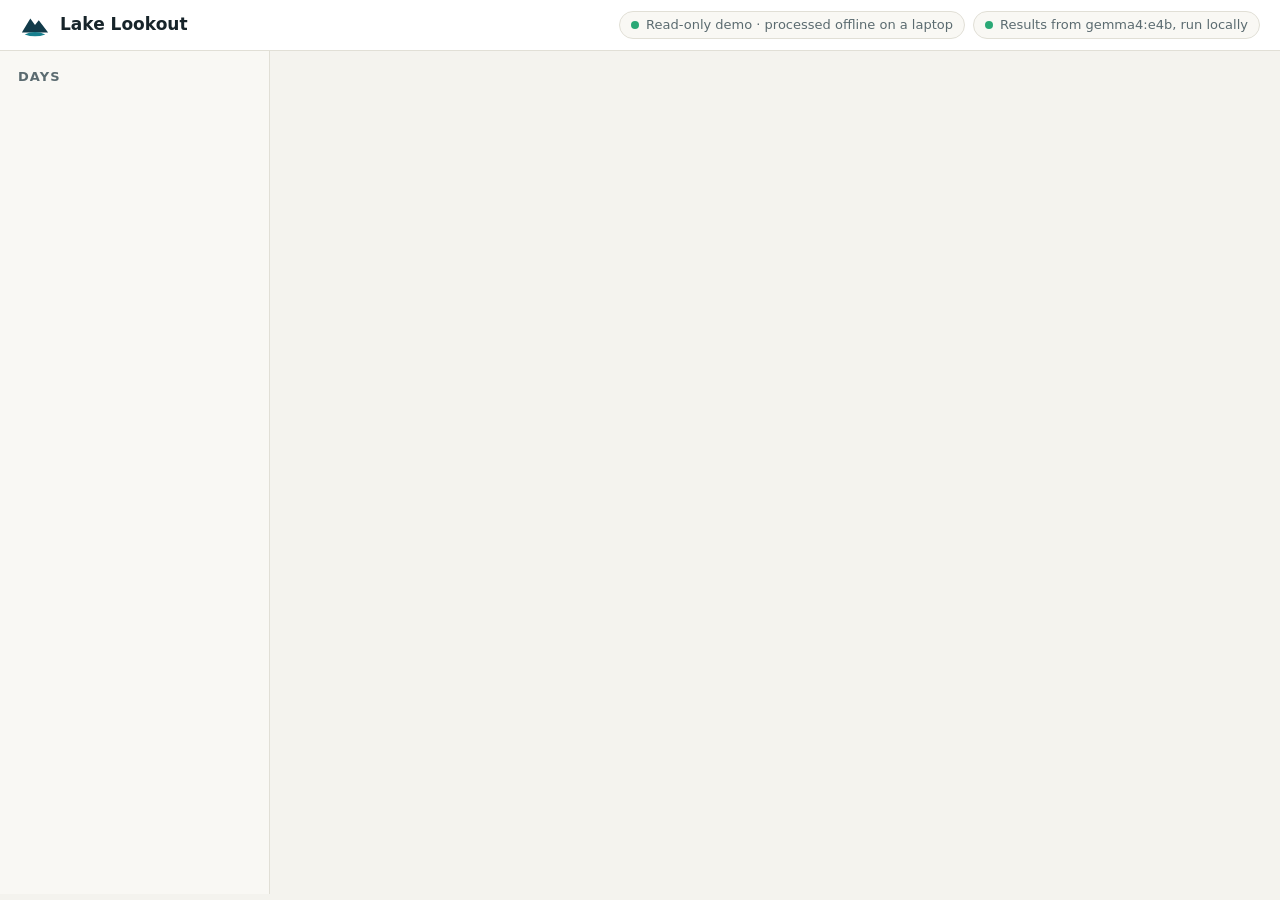
<file: docs/index.html>
<!doctype html>
<html lang="en">
<head>
<meta charset="utf-8">
<meta name="viewport" content="width=device-width,initial-scale=1">
<title>Lake Lookout</title>
<meta http-equiv="refresh" content="0; url=demo/">
<link rel="icon" href="demo/favicon.svg" type="image/svg+xml">
<style>
  :root { --bg: #f4f3ee; --ink: #17242a; --accent: #17808f; }
  @media (prefers-color-scheme: dark) { :root { --bg: #0f1517; --ink: #e5ecec; --accent: #3fb6c6; } }
  body { margin: 0; background: var(--bg); color: var(--ink); font: 16px/1.5 system-ui, "Segoe UI", sans-serif; }
  main { max-width: 560px; margin: 18vh auto; padding: 0 16px; }
  a { color: var(--accent); }
</style>
</head>
<body>
<main>
  <h1>Lake Lookout</h1>
  <p>Opening the <a href="demo/">read-only demo</a>…</p>
</main>
</body>
</html>
</file>
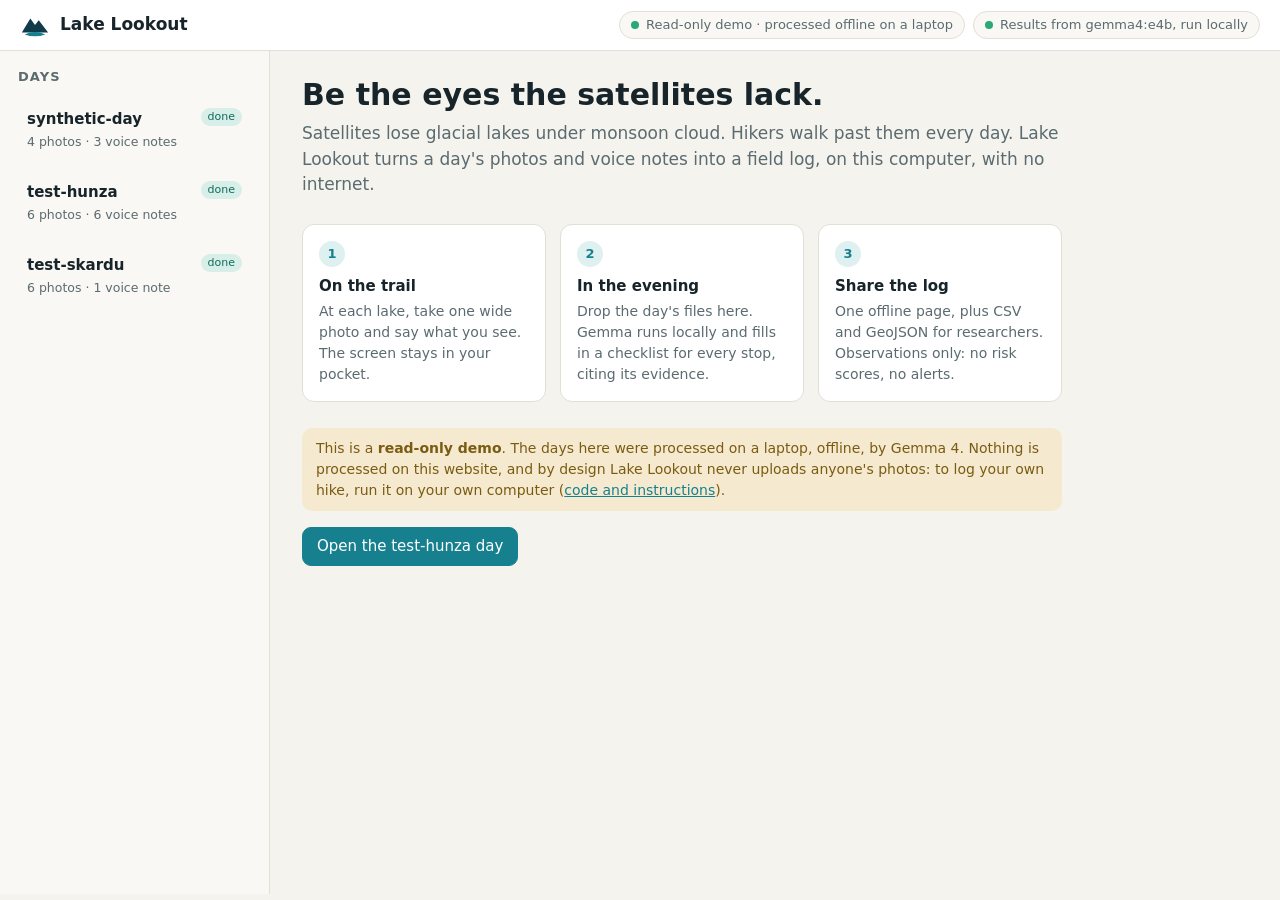
<file: docs/demo/index.html>
<!doctype html>
<html lang="en">
<head>
<meta charset="utf-8">
<meta name="viewport" content="width=device-width,initial-scale=1">
<title>Lake Lookout (demo)</title>
<link rel="icon" href="favicon.svg" type="image/svg+xml">
<link rel="stylesheet" href="app.css">
</head>
<body>
<header class="bar">
  <a class="brand" href="#" data-action="home" aria-label="Lake Lookout home">
    <svg viewBox="0 0 32 32" aria-hidden="true"><path d="M2 24 L11 9 L16 16 L20 11 L30 24 Z" class="peak"/><path d="M5 26 Q16 21 27 26 Q16 30 5 26 Z" class="lake"/></svg>
    <span>Lake Lookout</span>
  </a>
  <div class="pills">
    <span class="pill ok" title="While processing, every connection except the one to the local model is blocked."><i></i>Offline · nothing leaves this computer</span>
    <span class="pill" id="model-pill"><i></i>Checking the local model…</span>
  </div>
</header>

<div class="layout">
  <aside class="side">
    <div class="side-head">
      <h2>Days</h2>
      <button class="btn small" data-action="new-day">+ New day</button>
    </div>
    <form class="new-day" id="new-day" hidden>
      <label for="new-day-name">Name the day</label>
      <div class="row">
        <input id="new-day-name" name="name" required pattern="[A-Za-z0-9][A-Za-z0-9 _.\-]{0,80}" autocomplete="off">
        <button class="btn primary small" type="submit">Create</button>
      </div>
    </form>
    <nav id="days" aria-label="Days"></nav>
  </aside>

  <main id="main" tabindex="-1"></main>
</div>

<div class="lightbox" id="lightbox" hidden>
  <button class="close" data-action="close-lightbox" aria-label="Close">×</button>
  <img alt="">
  <p class="caption"></p>
</div>

<div class="tooltip" id="tooltip" hidden></div>
<script src="static-config.js"></script>
<script src="app.js"></script>
</body>
</html>
</file>
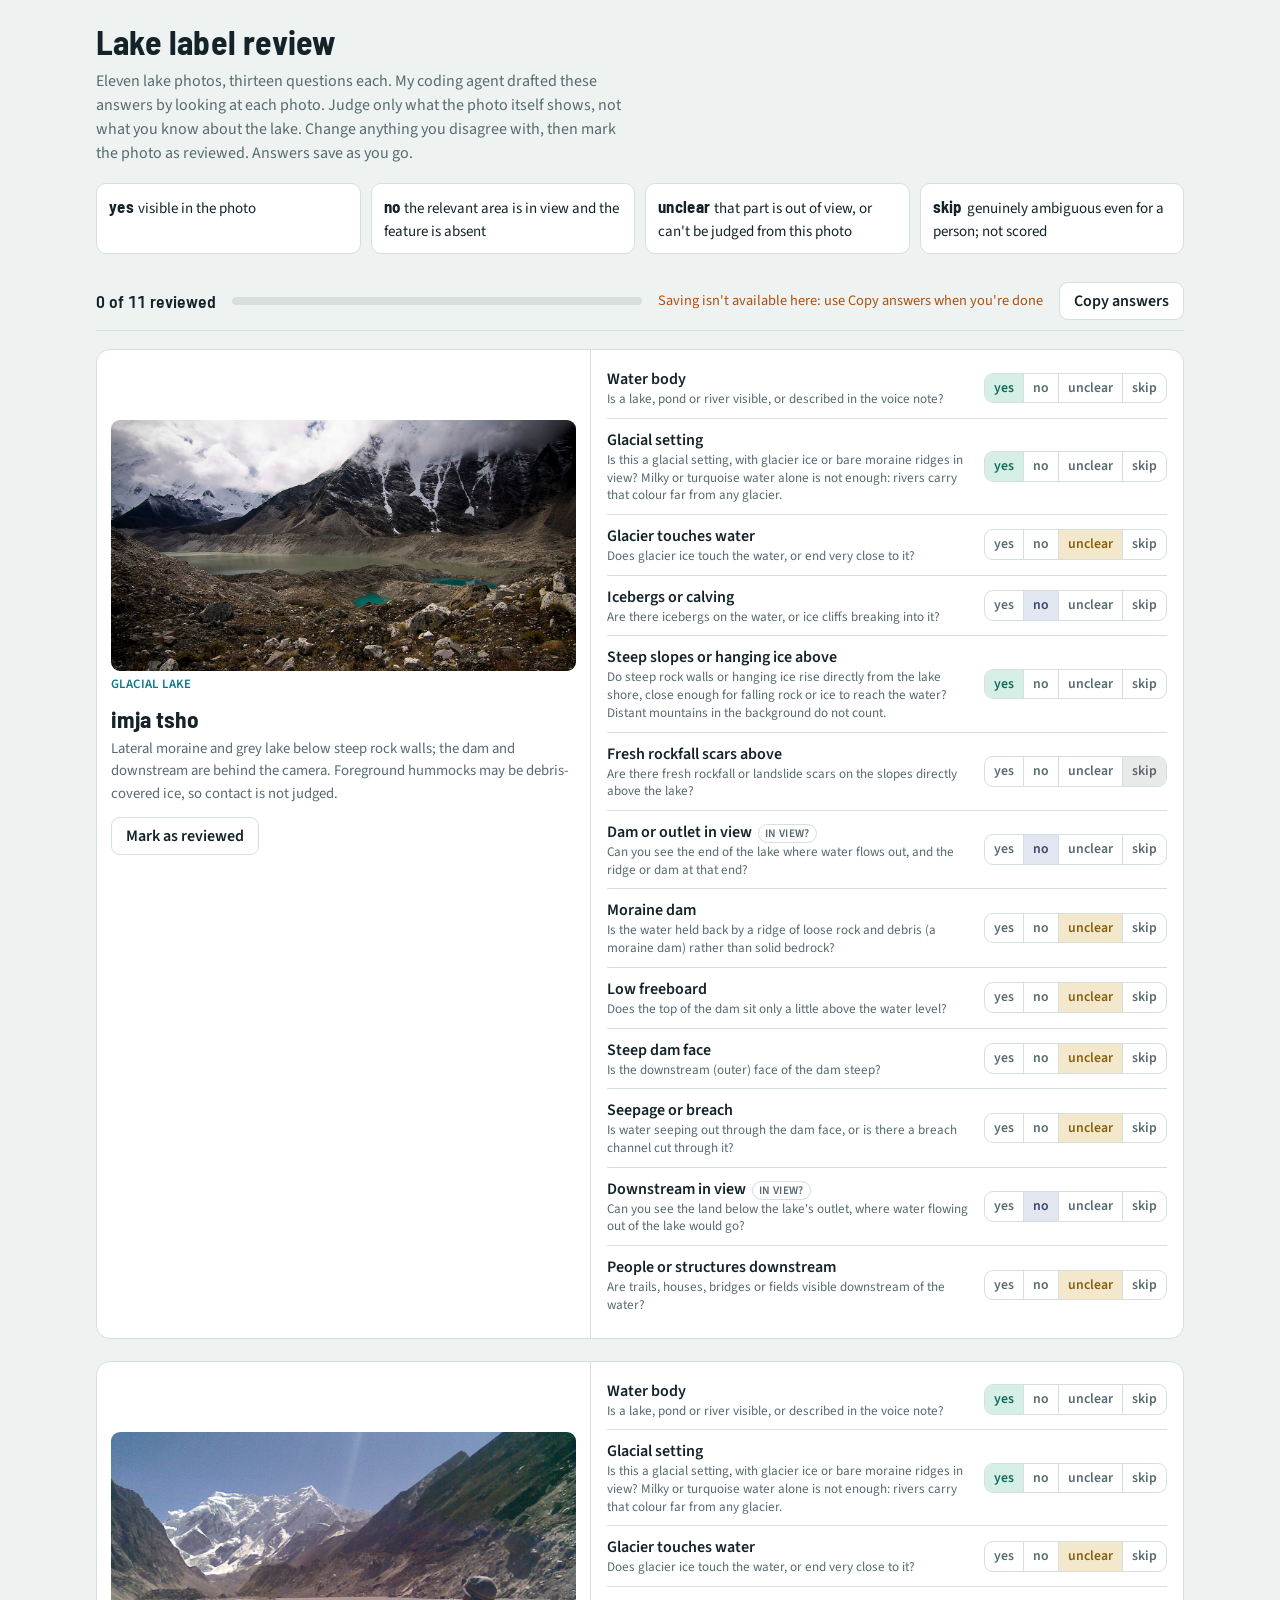
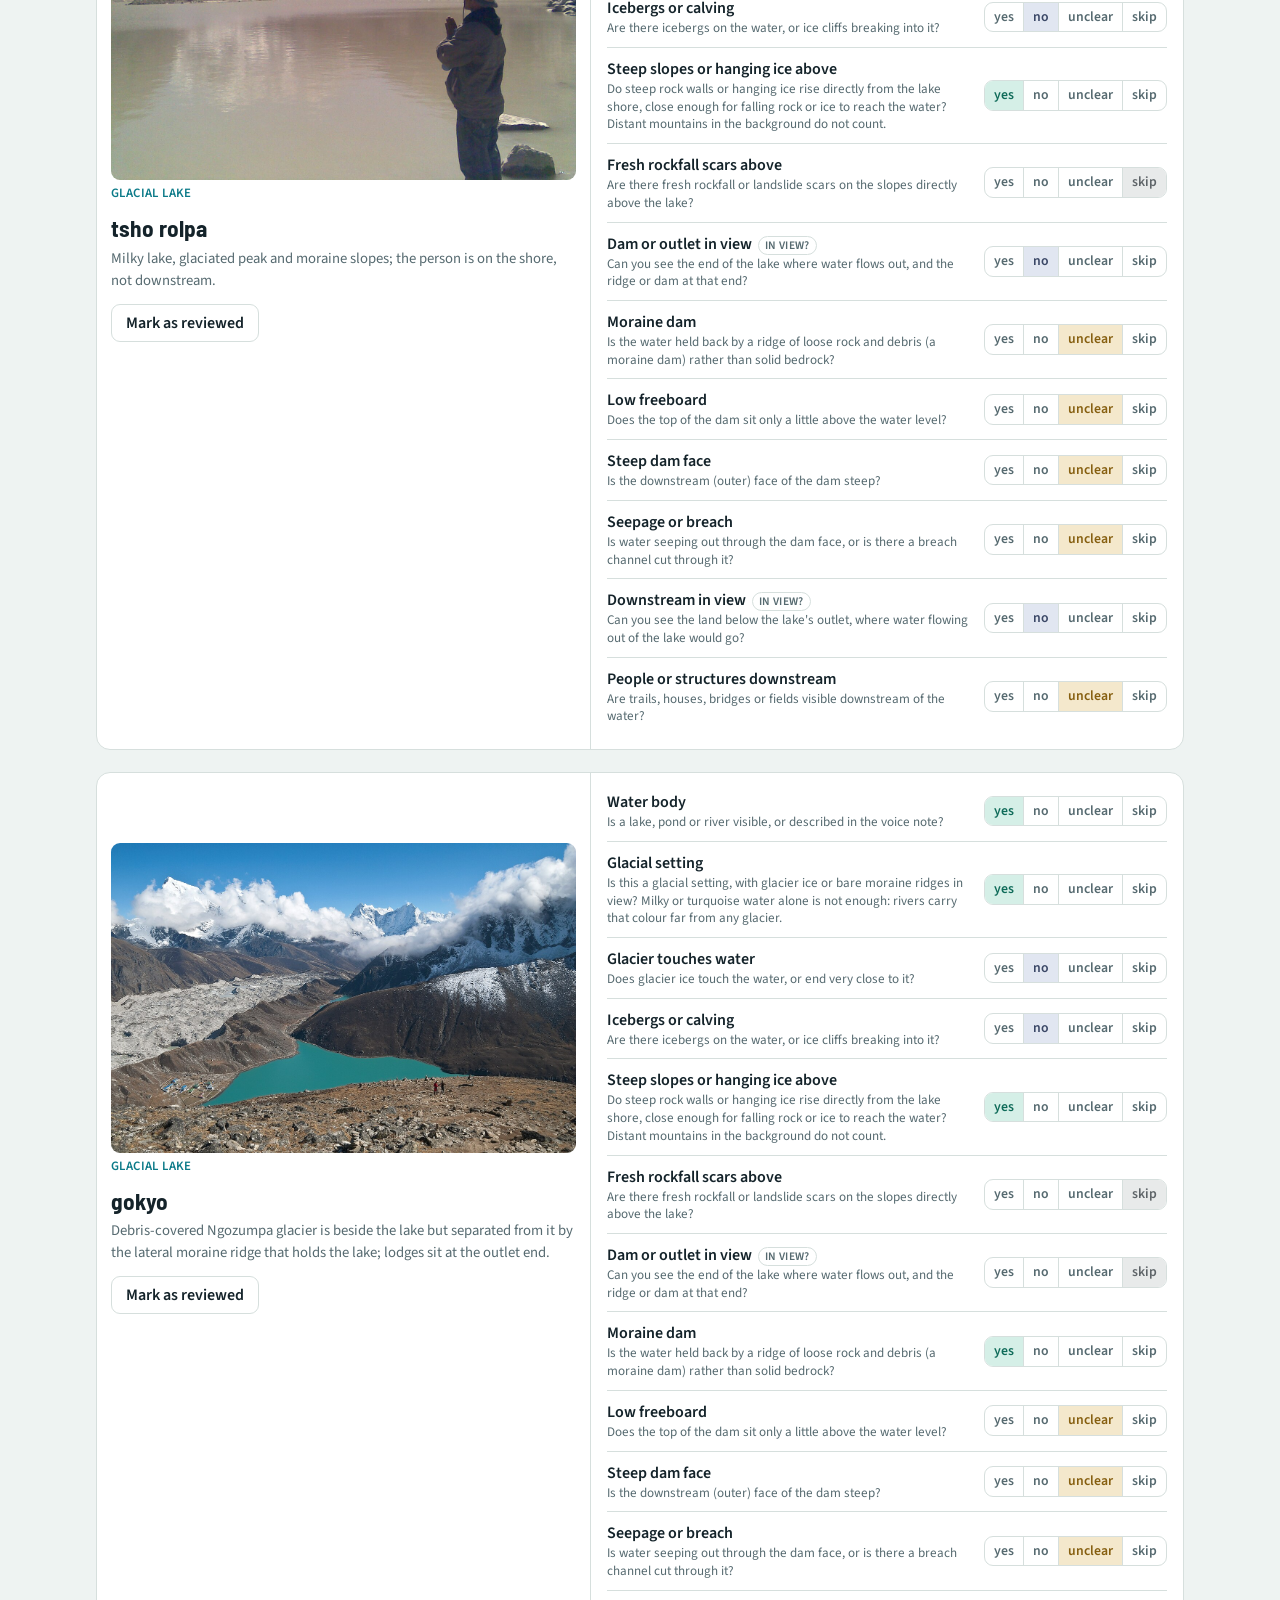
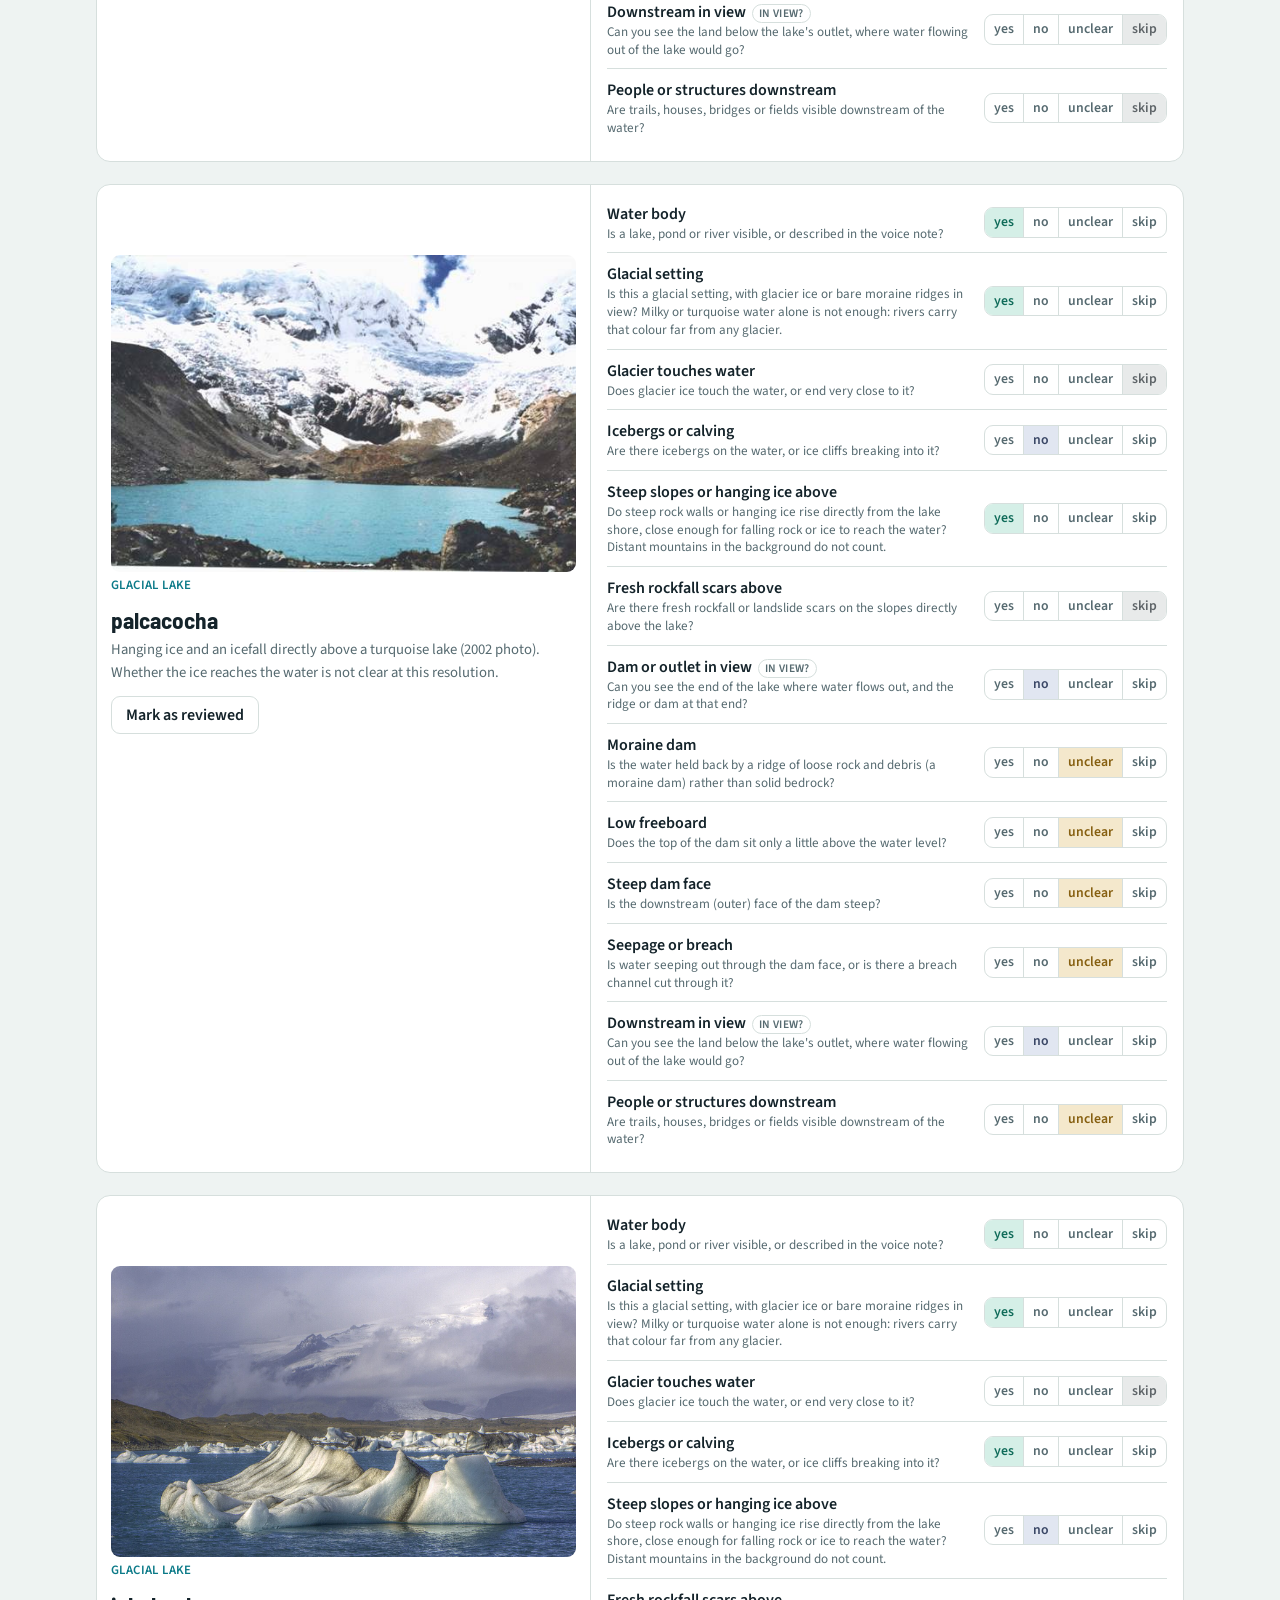
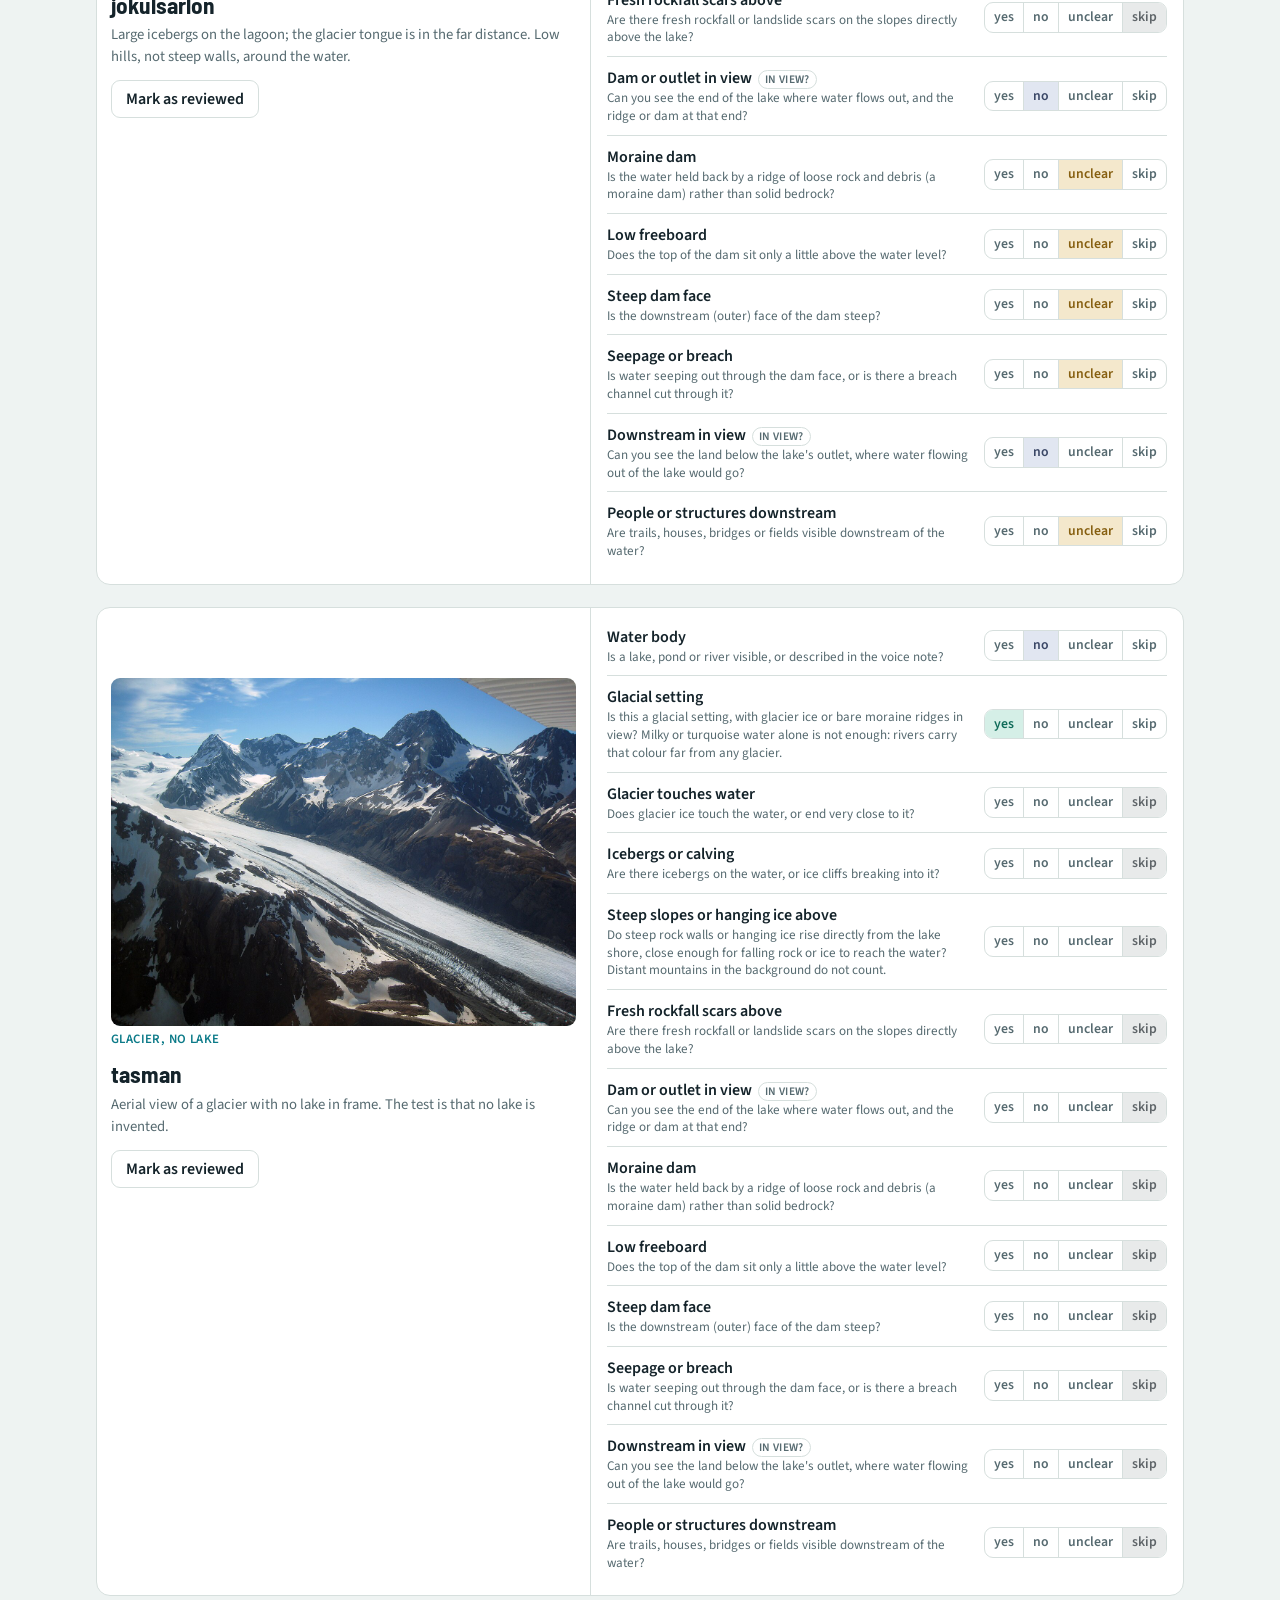
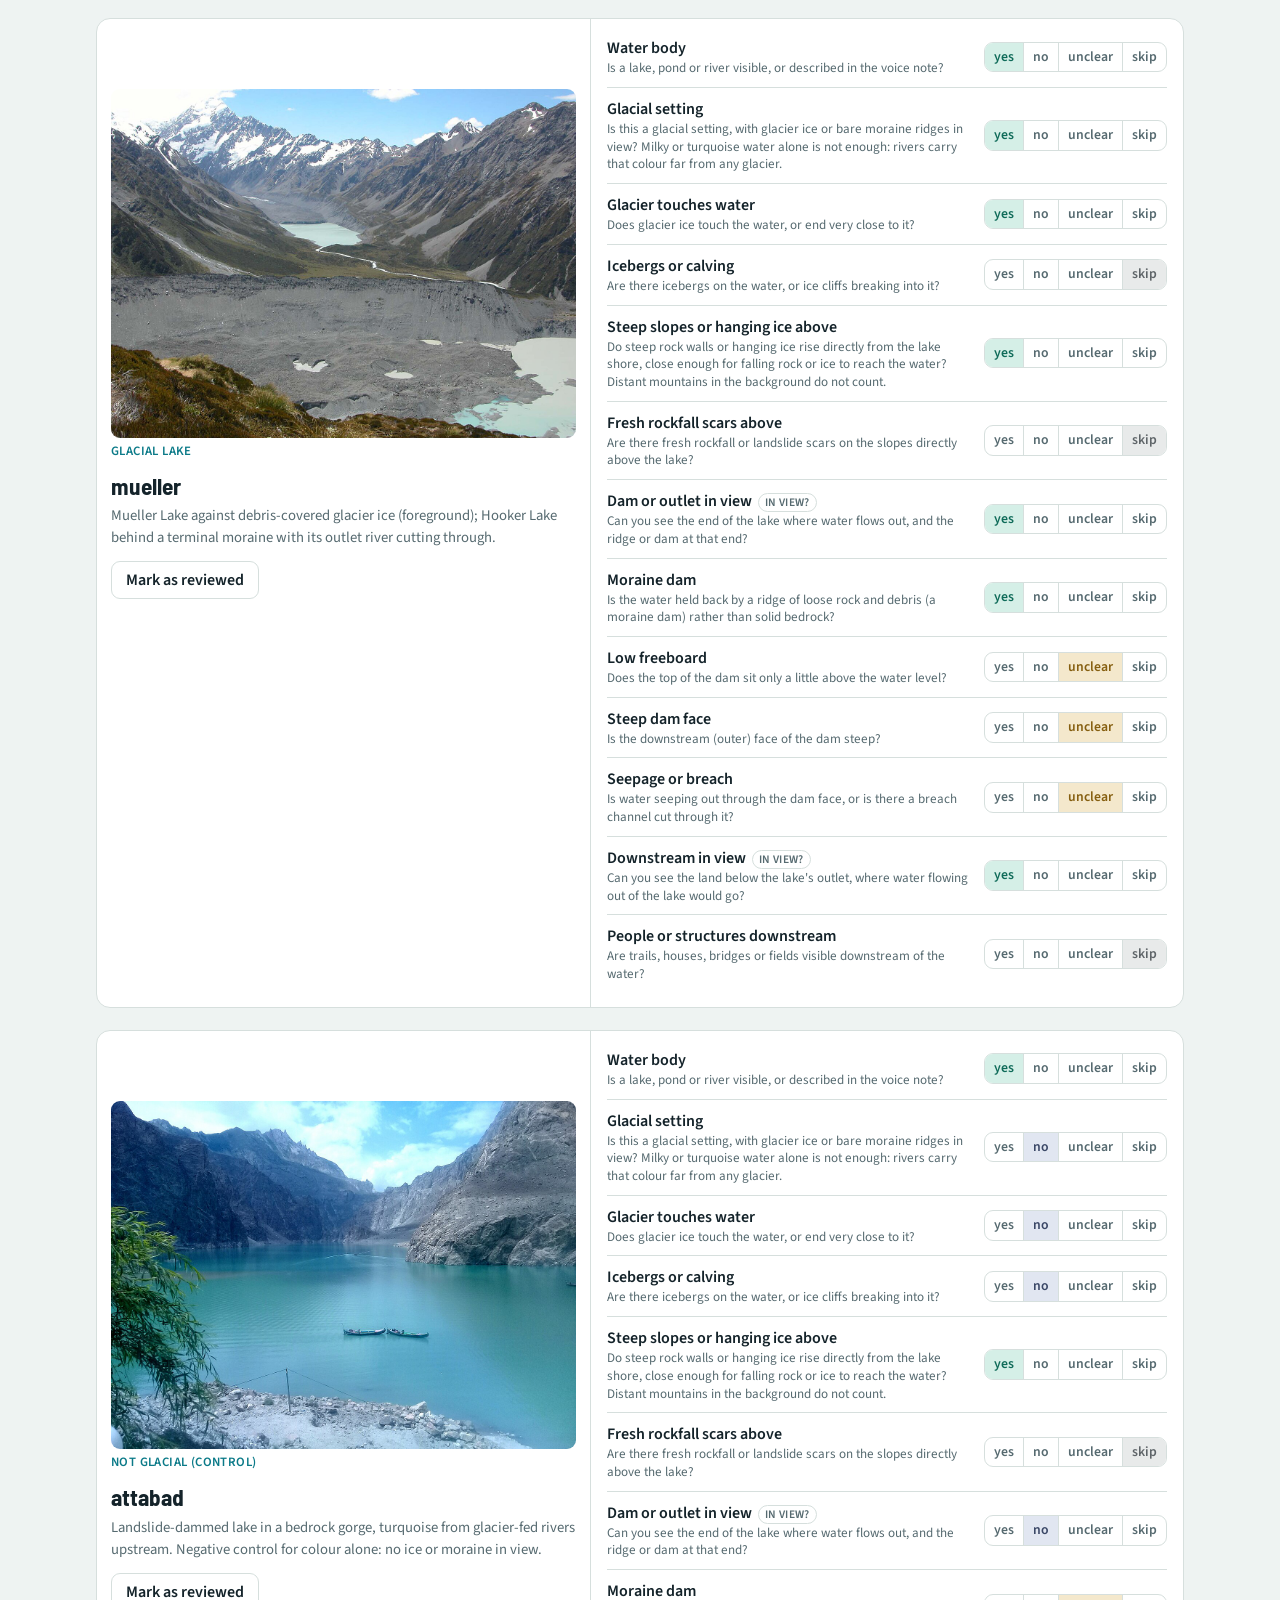
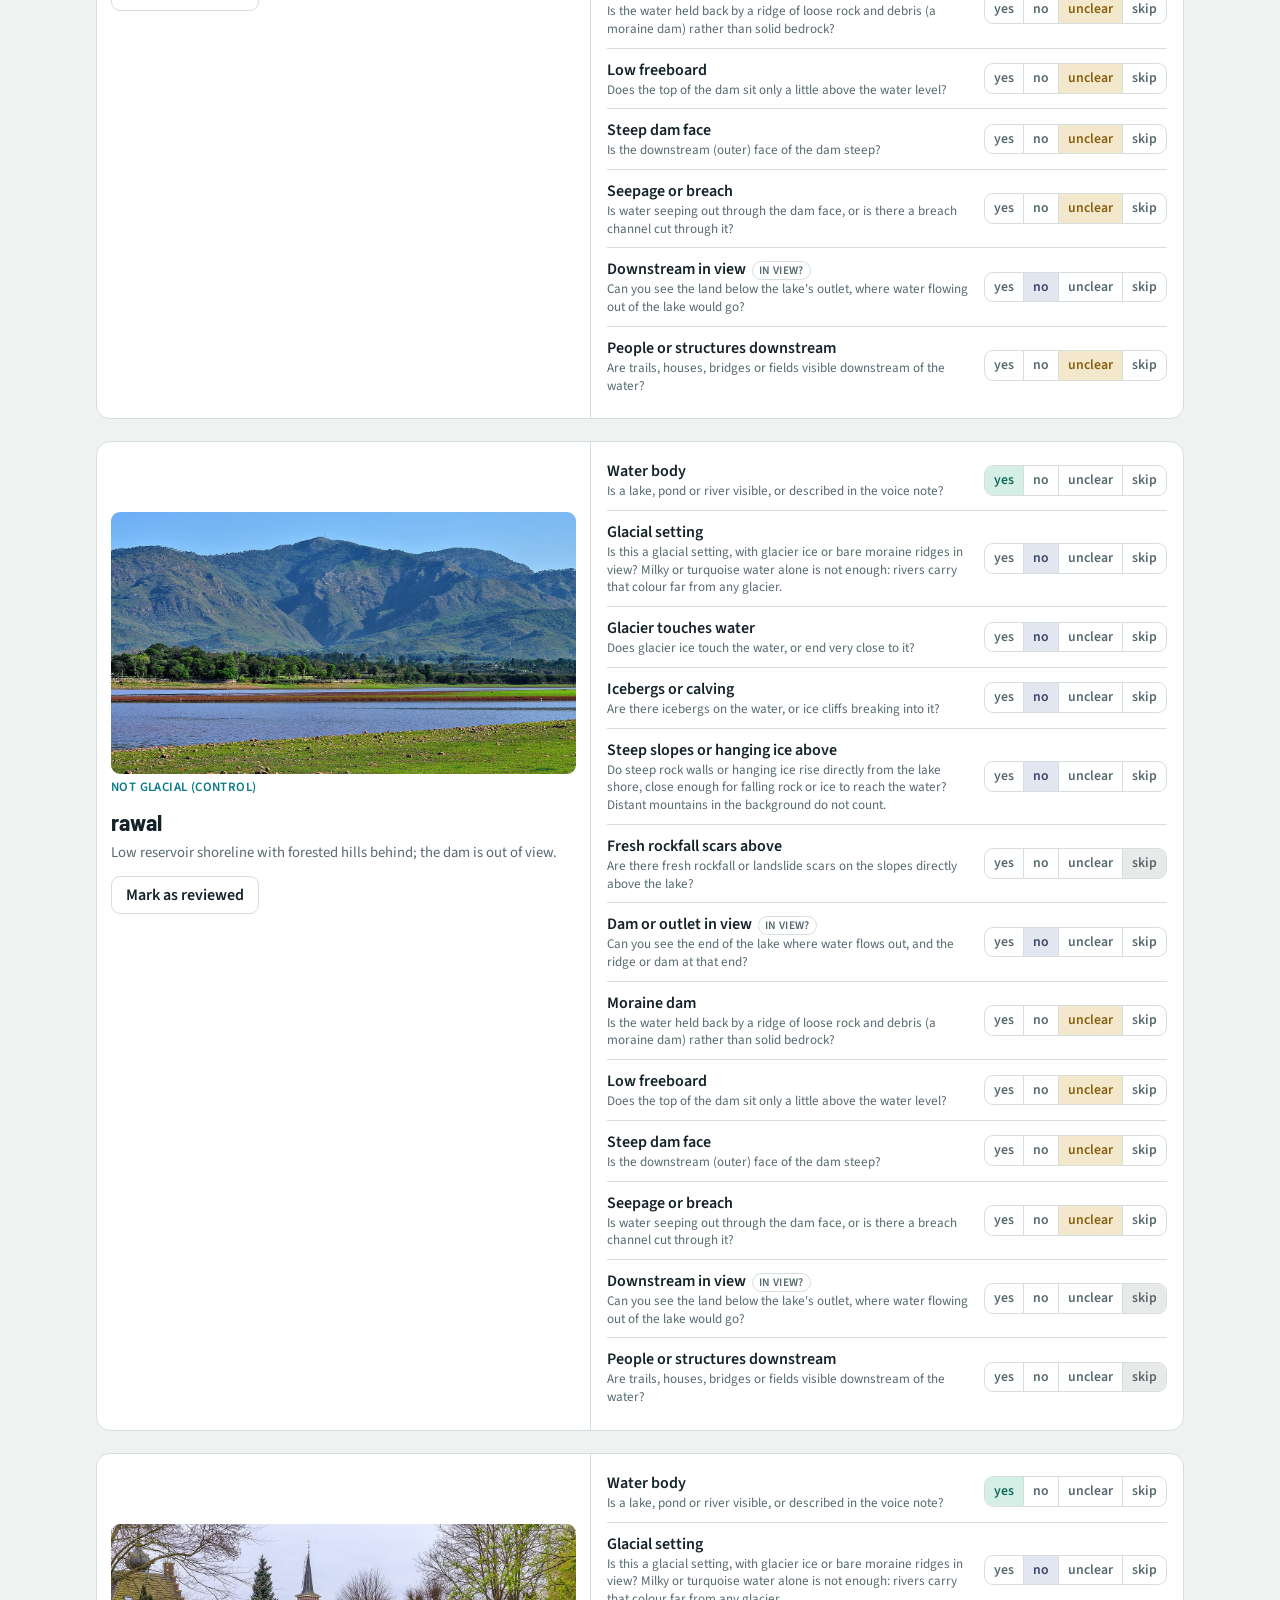
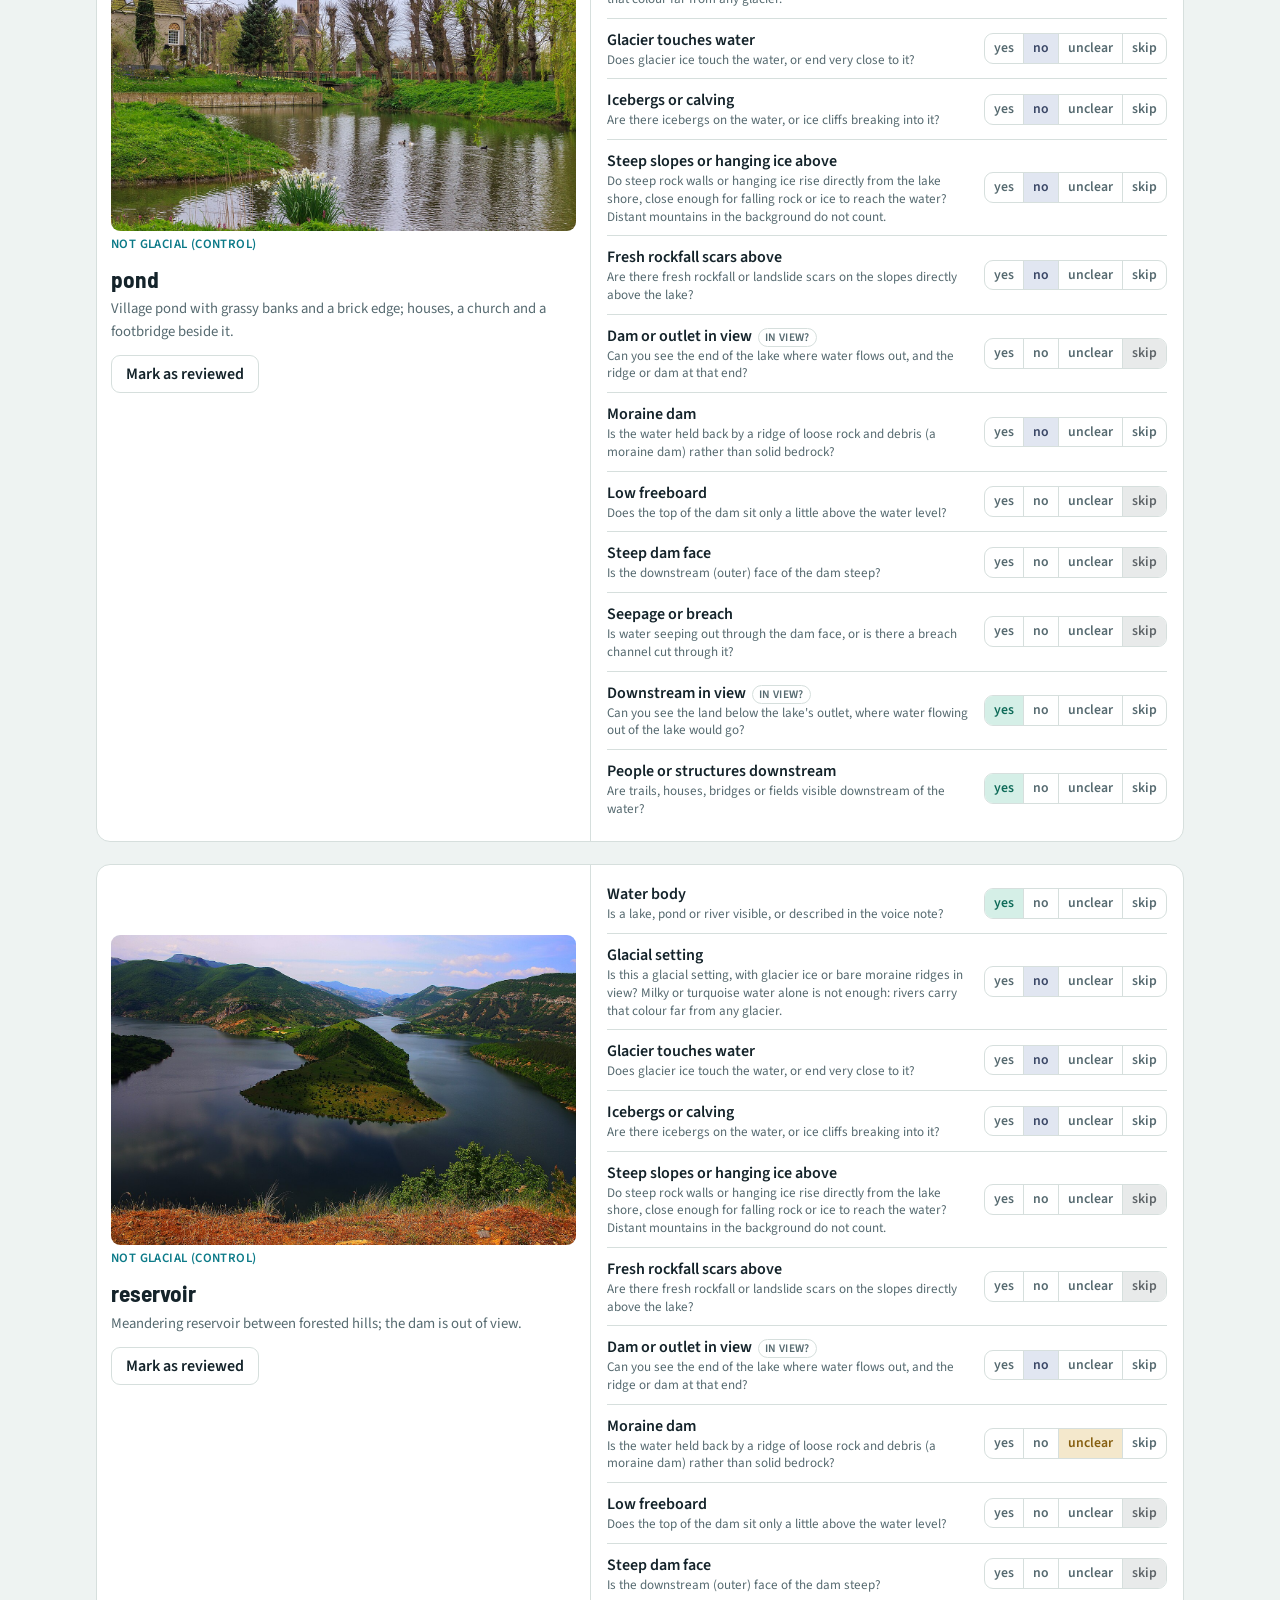
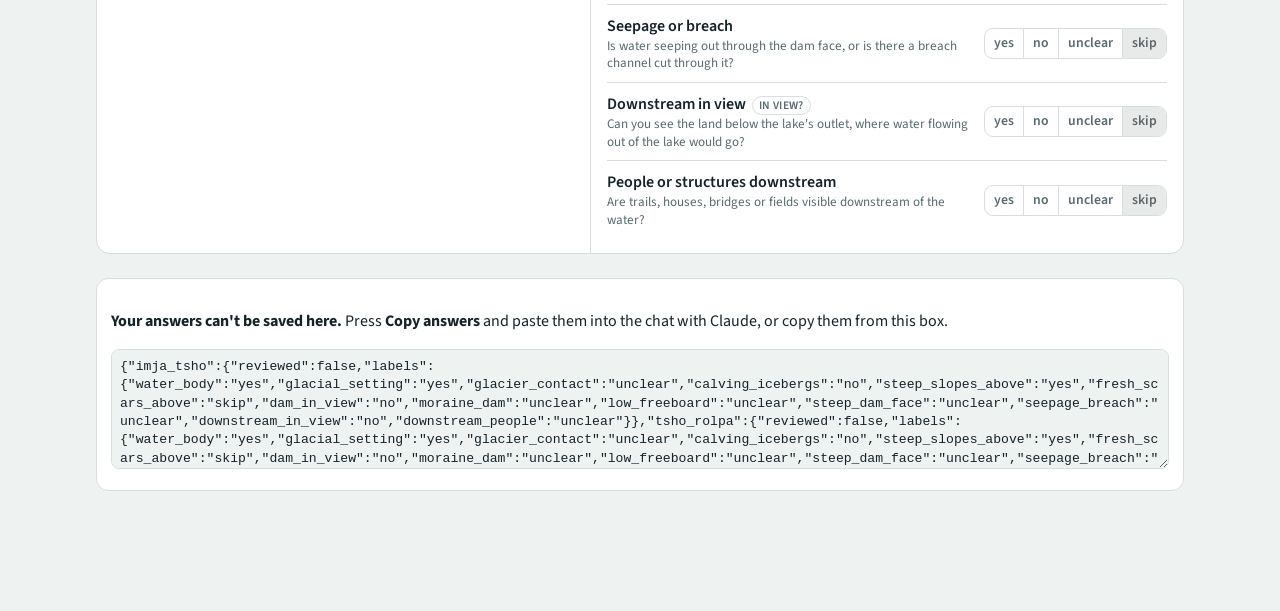
<file: eval/label-review.html>
<!doctype html>
<html lang="en"><head><meta charset="utf-8">
<meta name="viewport" content="width=device-width,initial-scale=1">
</head><body style="margin:0">
<title>Lake Label Review</title>
<link rel="preconnect" href="https://fonts.googleapis.com">
<link rel="stylesheet" href="https://fonts.googleapis.com/css2?family=Barlow+Semi+Condensed:wght@500;600;700&family=Source+Sans+3:wght@400;600&display=swap">
<style>
/* Layout: one column of photo cards; on wide screens the photo sits beside its 13 answers. */
:root {
  --bg: #eef3f2; --surface: #ffffff; --ink: #14232a; --muted: #566a70; --line: #d6dfdd;
  --accent: #0b7a88; --accent-soft: #d8eeef; --accent-ink: #ffffff;
  --yes: #0f6b59; --yes-bg: #d5efe7; --no: #3a4766; --no-bg: #e1e6f1;
  --unc: #865f10; --unc-bg: #f4e8cc; --skip: #5e6468; --skip-bg: #e8eaea; --changed: #b04e0c;
  --display: "Barlow Semi Condensed", "Arial Narrow", system-ui, sans-serif;
  --body: "Source Sans 3", system-ui, -apple-system, "Segoe UI", sans-serif;
  color-scheme: light;
}
@media (prefers-color-scheme: dark) {
  :root:not([data-theme="light"]) {
    --bg: #0e1517; --surface: #162024; --ink: #e3ecea; --muted: #97aaad; --line: #28363a;
    --accent: #45b8c6; --accent-soft: #15383d; --accent-ink: #04191c;
    --yes: #8fdcc8; --yes-bg: #163a32; --no: #c3cbe0; --no-bg: #252c3d;
    --unc: #f0cd84; --unc-bg: #3a301d; --skip: #b5bcbf; --skip-bg: #2a3134; --changed: #f2a36c;
    color-scheme: dark;
  }
}
:root[data-theme="dark"] {
  --bg: #0e1517; --surface: #162024; --ink: #e3ecea; --muted: #97aaad; --line: #28363a;
  --accent: #45b8c6; --accent-soft: #15383d; --accent-ink: #04191c;
  --yes: #8fdcc8; --yes-bg: #163a32; --no: #c3cbe0; --no-bg: #252c3d;
  --unc: #f0cd84; --unc-bg: #3a301d; --skip: #b5bcbf; --skip-bg: #2a3134; --changed: #f2a36c;
  color-scheme: dark;
}
* { box-sizing: border-box; }
body { background: var(--bg); color: var(--ink); font: 16px/1.5 var(--body); }
.wrap { max-width: 1120px; margin: 0 auto; padding-inline: 16px; padding-block: 24px 120px; }
h1, h2 { font-family: var(--display); line-height: 1.1; margin: 0; text-wrap: balance; }
h1 { font-size: 2.1rem; font-weight: 700; letter-spacing: .2px; }
.lede { color: var(--muted); max-width: 68ch; margin: 8px 0 18px; }
.rules { display: grid; grid-template-columns: repeat(auto-fit, minmax(200px, 1fr)); gap: 10px; margin: 0 0 18px; padding: 0; list-style: none; }
.rules li { background: var(--surface); border: 1px solid var(--line); border-radius: 10px; padding: 10px 12px; font-size: .94rem; min-width: 0; }
.rules b { font-family: var(--display); font-size: 1.05rem; letter-spacing: .3px; margin-right: 4px; }
.bar { position: sticky; top: env(safe-area-inset-top, 0px); z-index: 5; display: flex; flex-wrap: wrap; align-items: center; gap: 10px 16px;
  background: var(--bg); border-bottom: 1px solid var(--line); padding-block: 10px; margin-bottom: 18px; }
.meter { flex: 1 1 220px; height: 8px; border-radius: 999px; background: var(--line); overflow: hidden; min-width: 0; }
.meter i { display: block; height: 100%; width: 0; background: var(--accent); transition: width .3s ease; }
.count { font-family: var(--display); font-weight: 600; font-size: 1.1rem; font-variant-numeric: tabular-nums; }
.status { color: var(--muted); font-size: .9rem; }
.status.warn { color: var(--changed); }
button { font: inherit; cursor: pointer; }
.btn { border: 1px solid var(--line); background: var(--surface); color: var(--ink); border-radius: 9px; padding: 6px 14px; font-weight: 600; }
.btn:hover { border-color: var(--accent); }
.btn.primary { background: var(--accent); border-color: var(--accent); color: var(--accent-ink); }
.btn:focus-visible, .seg input:focus-visible + span { outline: 2px solid var(--accent); outline-offset: 2px; }
.cards { display: flex; flex-direction: column; gap: 22px; }
.card { background: var(--surface); border: 1px solid var(--line); border-radius: 14px; display: grid; grid-template-columns: minmax(0, 5fr) minmax(0, 6fr); overflow: hidden; }
.card.done { border-color: var(--accent); }
.media { padding: 14px; border-right: 1px solid var(--line); min-width: 0; }
.media .stick { position: sticky; top: 70px; }
.media img { width: 100%; border-radius: 9px; display: block; }
.media h2 { font-size: 1.45rem; margin: 12px 0 4px; }
.kind { display: inline-block; font-size: .8rem; font-weight: 600; letter-spacing: .4px; text-transform: uppercase; color: var(--accent); }
.note { color: var(--muted); font-size: .92rem; margin: 6px 0 12px; }
.answers { padding: 8px 16px 14px; min-width: 0; }
.row { display: grid; grid-template-columns: minmax(0, 1fr) auto; gap: 4px 14px; align-items: center; padding: 9px 0; border-bottom: 1px solid var(--line); }
.row:last-child { border-bottom: 0; }
.q { min-width: 0; }
.q b { font-weight: 600; }
.q small { display: block; color: var(--muted); font-size: .82rem; line-height: 1.35; }
.q .tag { font-size: .72rem; text-transform: uppercase; letter-spacing: .4px; color: var(--muted); border: 1px solid var(--line); border-radius: 999px; padding: 0 6px; margin-left: 6px; }
.q .was { display: none; color: var(--changed); font-size: .8rem; font-weight: 600; }
.row.changed .q .was { display: block; }
.seg { display: inline-flex; border: 1px solid var(--line); border-radius: 9px; overflow: hidden; }
.seg label { position: relative; }
.seg input { position: absolute; opacity: 0; pointer-events: none; }
.seg span { display: block; padding: 4px 9px; font-size: .86rem; font-weight: 600; color: var(--muted); border-left: 1px solid var(--line); cursor: pointer; user-select: none; }
.seg label:first-child span { border-left: 0; }
.seg input:checked + span.yes { background: var(--yes-bg); color: var(--yes); }
.seg input:checked + span.no { background: var(--no-bg); color: var(--no); }
.seg input:checked + span.unclear { background: var(--unc-bg); color: var(--unc); }
.seg input:checked + span.skip { background: var(--skip-bg); color: var(--skip); }
.fallback { margin-top: 24px; background: var(--surface); border: 1px solid var(--line); border-radius: 12px; padding: 14px; }
.fallback textarea { width: 100%; min-height: 120px; font: .82rem/1.4 ui-monospace, Consolas, monospace; color: var(--ink); background: var(--bg); border: 1px solid var(--line); border-radius: 8px; padding: 8px; }
@media (max-width: 760px) {
  .card { grid-template-columns: minmax(0, 1fr); }
  .media { border-right: 0; border-bottom: 1px solid var(--line); }
  .media .stick { position: static; }
  .row { grid-template-columns: minmax(0, 1fr); }
}
@media (prefers-reduced-motion: reduce) { .meter i { transition: none; } }
</style>

<div class="wrap">
  <h1>Lake label review</h1>
  <p class="lede">Eleven lake photos, thirteen questions each. My coding agent drafted these answers by looking at each photo.
    Judge only what the photo itself shows, not what you know about the lake. Change anything you disagree with, then mark the photo as reviewed.
    Answers save as you go.</p>
  <ul class="rules">
    <li><b>yes</b>visible in the photo</li>
    <li><b>no</b>the relevant area is in view and the feature is absent</li>
    <li><b>unclear</b>that part is out of view, or can't be judged from this photo</li>
    <li><b>skip</b>genuinely ambiguous even for a person; not scored</li>
  </ul>
  <div class="bar" role="status" aria-live="polite">
    <span class="count" id="count">0 of 11 reviewed</span>
    <span class="meter" aria-hidden="true"><i id="meter"></i></span>
    <span class="status" id="status">Connecting…</span>
    <button class="btn" id="copy" type="button">Copy answers</button>
  </div>
  <div class="cards" id="cards"></div>
  <section class="fallback" id="fallback" hidden>
    <p><b>Your answers can't be saved here.</b> Press <b>Copy answers</b> and paste them into the chat with Claude, or copy them from this box.</p>
    <textarea id="dump" readonly aria-label="Your answers as JSON"></textarea>
  </section>
</div>

<script type="application/json" id="data">{"photos": [{"slug": "imja_tsho", "kind": "glacial", "note": "Lateral moraine and grey lake below steep rock walls; the dam and downstream are behind the camera. Foreground hummocks may be debris-covered ice, so contact is not judged.", "labels": {"water_body": "yes", "glacial_setting": "yes", "glacier_contact": "unclear", "calving_icebergs": "no", "steep_slopes_above": "yes", "fresh_scars_above": "skip", "dam_in_view": "no", "moraine_dam": "unclear", "low_freeboard": "unclear", "steep_dam_face": "unclear", "seepage_breach": "unclear", "downstream_in_view": "no", "downstream_people": "unclear"}}, {"slug": "tsho_rolpa", "kind": "glacial", "note": "Milky lake, glaciated peak and moraine slopes; the person is on the shore, not downstream.", "labels": {"water_body": "yes", "glacial_setting": "yes", "glacier_contact": "unclear", "calving_icebergs": "no", "steep_slopes_above": "yes", "fresh_scars_above": "skip", "dam_in_view": "no", "moraine_dam": "unclear", "low_freeboard": "unclear", "steep_dam_face": "unclear", "seepage_breach": "unclear", "downstream_in_view": "no", "downstream_people": "unclear"}}, {"slug": "gokyo", "kind": "glacial", "note": "Debris-covered Ngozumpa glacier is beside the lake but separated from it by the lateral moraine ridge that holds the lake; lodges sit at the outlet end.", "labels": {"water_body": "yes", "glacial_setting": "yes", "glacier_contact": "no", "calving_icebergs": "no", "steep_slopes_above": "yes", "fresh_scars_above": "skip", "dam_in_view": "skip", "moraine_dam": "yes", "low_freeboard": "unclear", "steep_dam_face": "unclear", "seepage_breach": "unclear", "downstream_in_view": "skip", "downstream_people": "skip"}}, {"slug": "palcacocha", "kind": "glacial", "note": "Hanging ice and an icefall directly above a turquoise lake (2002 photo). Whether the ice reaches the water is not clear at this resolution.", "labels": {"water_body": "yes", "glacial_setting": "yes", "glacier_contact": "skip", "calving_icebergs": "no", "steep_slopes_above": "yes", "fresh_scars_above": "skip", "dam_in_view": "no", "moraine_dam": "unclear", "low_freeboard": "unclear", "steep_dam_face": "unclear", "seepage_breach": "unclear", "downstream_in_view": "no", "downstream_people": "unclear"}}, {"slug": "jokulsarlon", "kind": "glacial", "note": "Large icebergs on the lagoon; the glacier tongue is in the far distance. Low hills, not steep walls, around the water.", "labels": {"water_body": "yes", "glacial_setting": "yes", "glacier_contact": "skip", "calving_icebergs": "yes", "steep_slopes_above": "no", "fresh_scars_above": "skip", "dam_in_view": "no", "moraine_dam": "unclear", "low_freeboard": "unclear", "steep_dam_face": "unclear", "seepage_breach": "unclear", "downstream_in_view": "no", "downstream_people": "unclear"}}, {"slug": "tasman", "kind": "glacier_no_lake", "note": "Aerial view of a glacier with no lake in frame. The test is that no lake is invented.", "labels": {"water_body": "no", "glacial_setting": "yes", "glacier_contact": "skip", "calving_icebergs": "skip", "steep_slopes_above": "skip", "fresh_scars_above": "skip", "dam_in_view": "skip", "moraine_dam": "skip", "low_freeboard": "skip", "steep_dam_face": "skip", "seepage_breach": "skip", "downstream_in_view": "skip", "downstream_people": "skip"}}, {"slug": "mueller", "kind": "glacial", "note": "Mueller Lake against debris-covered glacier ice (foreground); Hooker Lake behind a terminal moraine with its outlet river cutting through.", "labels": {"water_body": "yes", "glacial_setting": "yes", "glacier_contact": "yes", "calving_icebergs": "skip", "steep_slopes_above": "yes", "fresh_scars_above": "skip", "dam_in_view": "yes", "moraine_dam": "yes", "low_freeboard": "unclear", "steep_dam_face": "unclear", "seepage_breach": "unclear", "downstream_in_view": "yes", "downstream_people": "skip"}}, {"slug": "attabad", "kind": "not_glacial", "note": "Landslide-dammed lake in a bedrock gorge, turquoise from glacier-fed rivers upstream. Negative control for colour alone: no ice or moraine in view.", "labels": {"water_body": "yes", "glacial_setting": "no", "glacier_contact": "no", "calving_icebergs": "no", "steep_slopes_above": "yes", "fresh_scars_above": "skip", "dam_in_view": "no", "moraine_dam": "unclear", "low_freeboard": "unclear", "steep_dam_face": "unclear", "seepage_breach": "unclear", "downstream_in_view": "no", "downstream_people": "unclear"}}, {"slug": "rawal", "kind": "not_glacial", "note": "Low reservoir shoreline with forested hills behind; the dam is out of view.", "labels": {"water_body": "yes", "glacial_setting": "no", "glacier_contact": "no", "calving_icebergs": "no", "steep_slopes_above": "no", "fresh_scars_above": "skip", "dam_in_view": "no", "moraine_dam": "unclear", "low_freeboard": "unclear", "steep_dam_face": "unclear", "seepage_breach": "unclear", "downstream_in_view": "skip", "downstream_people": "skip"}}, {"slug": "pond", "kind": "not_glacial", "note": "Village pond with grassy banks and a brick edge; houses, a church and a footbridge beside it.", "labels": {"water_body": "yes", "glacial_setting": "no", "glacier_contact": "no", "calving_icebergs": "no", "steep_slopes_above": "no", "fresh_scars_above": "no", "dam_in_view": "skip", "moraine_dam": "no", "low_freeboard": "skip", "steep_dam_face": "skip", "seepage_breach": "skip", "downstream_in_view": "yes", "downstream_people": "yes"}}, {"slug": "reservoir", "kind": "not_glacial", "note": "Meandering reservoir between forested hills; the dam is out of view.", "labels": {"water_body": "yes", "glacial_setting": "no", "glacier_contact": "no", "calving_icebergs": "no", "steep_slopes_above": "skip", "fresh_scars_above": "skip", "dam_in_view": "no", "moraine_dam": "unclear", "low_freeboard": "skip", "steep_dam_face": "skip", "seepage_breach": "skip", "downstream_in_view": "skip", "downstream_people": "skip"}}], "items": [{"id": "water_body", "label": "Water body", "question": "Is a lake, pond or river visible, or described in the voice note?", "scope": false}, {"id": "glacial_setting", "label": "Glacial setting", "question": "Is this a glacial setting, with glacier ice or bare moraine ridges in view? Milky or turquoise water alone is not enough: rivers carry that colour far from any glacier.", "scope": false}, {"id": "glacier_contact", "label": "Glacier touches water", "question": "Does glacier ice touch the water, or end very close to it?", "scope": false}, {"id": "calving_icebergs", "label": "Icebergs or calving", "question": "Are there icebergs on the water, or ice cliffs breaking into it?", "scope": false}, {"id": "steep_slopes_above", "label": "Steep slopes or hanging ice above", "question": "Do steep rock walls or hanging ice rise directly from the lake shore, close enough for falling rock or ice to reach the water? Distant mountains in the background do not count.", "scope": false}, {"id": "fresh_scars_above", "label": "Fresh rockfall scars above", "question": "Are there fresh rockfall or landslide scars on the slopes directly above the lake?", "scope": false}, {"id": "dam_in_view", "label": "Dam or outlet in view", "question": "Can you see the end of the lake where water flows out, and the ridge or dam at that end?", "scope": true}, {"id": "moraine_dam", "label": "Moraine dam", "question": "Is the water held back by a ridge of loose rock and debris (a moraine dam) rather than solid bedrock?", "scope": false}, {"id": "low_freeboard", "label": "Low freeboard", "question": "Does the top of the dam sit only a little above the water level?", "scope": false}, {"id": "steep_dam_face", "label": "Steep dam face", "question": "Is the downstream (outer) face of the dam steep?", "scope": false}, {"id": "seepage_breach", "label": "Seepage or breach", "question": "Is water seeping out through the dam face, or is there a breach channel cut through it?", "scope": false}, {"id": "downstream_in_view", "label": "Downstream in view", "question": "Can you see the land below the lake's outlet, where water flowing out of the lake would go?", "scope": true}, {"id": "downstream_people", "label": "People or structures downstream", "question": "Are trails, houses, bridges or fields visible downstream of the water?", "scope": false}]}</script>
<script>
"use strict";
const DATA = JSON.parse(document.getElementById("data").textContent);
const OPTIONS = ["yes", "no", "unclear", "skip"];
const KIND = { glacial: "Glacial lake", glacier_no_lake: "Glacier, no lake", not_glacial: "Not glacial (control)" };
const state = {};            // slug -> { labels, reviewed }
const draft = {};            // slug -> original labels
const pending = {}, timers = {}, chains = {};
let db = null;

const $ = (id) => document.getElementById(id);
const status = (text, warn) => { const s = $("status"); s.textContent = text; s.classList.toggle("warn", !!warn); };

function build() {
  const cards = $("cards");
  for (const p of DATA.photos) {
    draft[p.slug] = { ...p.labels };
    state[p.slug] = { labels: { ...p.labels }, reviewed: false };
    const card = document.createElement("article");
    card.className = "card"; card.id = "card-" + p.slug;
    const media = document.createElement("div"); media.className = "media";
    const stick = document.createElement("div"); stick.className = "stick";
    const img = document.createElement("img"); img.src = "photos/" + p.slug + ".jpg"; img.alt = "Photo: " + p.slug.replace(/_/g, " ");
    const kind = document.createElement("span"); kind.className = "kind"; kind.textContent = KIND[p.kind] || p.kind;
    const h2 = document.createElement("h2"); h2.textContent = p.slug.replace(/_/g, " ");
    const note = document.createElement("p"); note.className = "note"; note.textContent = p.note;
    const done = document.createElement("button"); done.type = "button"; done.className = "btn"; done.id = "done-" + p.slug;
    done.dataset.slug = p.slug; done.dataset.action = "review"; done.textContent = "Mark as reviewed";
    stick.append(img, kind, h2, note, done); media.append(stick);

    const answers = document.createElement("div"); answers.className = "answers";
    for (const it of DATA.items) {
      const row = document.createElement("div"); row.className = "row"; row.id = `row-${p.slug}-${it.id}`;
      const q = document.createElement("div"); q.className = "q";
      const b = document.createElement("b"); b.textContent = it.label;
      if (it.scope) { const t = document.createElement("span"); t.className = "tag"; t.textContent = "in view?"; b.append(t); }
      const sm = document.createElement("small"); sm.textContent = it.question;
      const was = document.createElement("span"); was.className = "was"; was.id = `was-${p.slug}-${it.id}`;
      q.append(b, sm, was);
      const seg = document.createElement("div"); seg.className = "seg"; seg.setAttribute("role", "radiogroup");
      seg.setAttribute("aria-label", `${p.slug.replace(/_/g, " ")}: ${it.label}`);
      for (const opt of OPTIONS) {
        const lab = document.createElement("label");
        const input = document.createElement("input"); input.type = "radio";
        input.name = `${p.slug}__${it.id}`; input.id = `r-${p.slug}-${it.id}-${opt}`; input.value = opt;
        input.dataset.slug = p.slug; input.dataset.item = it.id;
        const span = document.createElement("span"); span.className = opt; span.textContent = opt;
        lab.append(input, span); seg.append(lab);
      }
      row.append(q, seg); answers.append(row);
    }
    card.append(media, answers); cards.append(card);
    refresh(p.slug);
  }
}

function refresh(slug) {
  const s = state[slug];
  for (const it of DATA.items) {
    const v = s.labels[it.id];
    const input = $(`r-${slug}-${it.id}-${v}`); if (input) input.checked = true;
    const changed = v !== draft[slug][it.id];
    $(`row-${slug}-${it.id}`).classList.toggle("changed", changed);
    $(`was-${slug}-${it.id}`).textContent = changed ? `changed from draft (was: ${draft[slug][it.id]})` : "";
  }
  const btn = $("done-" + slug);
  btn.textContent = s.reviewed ? "Reviewed ✓" : "Mark as reviewed";
  btn.classList.toggle("primary", s.reviewed);
  btn.setAttribute("aria-pressed", String(s.reviewed));
  $("card-" + slug).classList.toggle("done", s.reviewed);
  progress();
}

function progress() {
  const n = Object.values(state).filter((s) => s.reviewed).length, total = DATA.photos.length;
  $("count").textContent = `${n} of ${total} reviewed`;
  $("meter").style.width = `${Math.round(100 * n / total)}%`;
  $("dump").value = answersJson();
}

function answersJson() {
  const out = {};
  for (const [slug, s] of Object.entries(state)) out[slug] = { reviewed: s.reviewed, labels: s.labels };
  return JSON.stringify(out);
}

function save(slug) {
  if (!db) return;
  pending[slug] = true;
  clearTimeout(timers[slug]);
  timers[slug] = setTimeout(() => {
    const body = { labels: { ...state[slug].labels }, reviewed: state[slug].reviewed, updated: new Date().toISOString() };
    status("Saving…");
    chains[slug] = (chains[slug] || Promise.resolve())
      .then(() => db.collection("reviews").doc(slug).set(body))
      .then(() => { pending[slug] = false; status("All changes saved"); })
      .catch((e) => { pending[slug] = false; status(`Not saved (${e && e.code || "error"}). Use Copy answers.`, true); $("fallback").hidden = false; });
  }, 500);
}

document.addEventListener("change", (e) => {
  const t = e.target;
  if (!t.matches || !t.matches(".seg input")) return;
  state[t.dataset.slug].labels[t.dataset.item] = t.value;
  refresh(t.dataset.slug); save(t.dataset.slug);
});

document.addEventListener("click", (e) => {
  const t = e.target.closest("[data-action='review']");
  if (!t) return;
  const s = state[t.dataset.slug]; s.reviewed = !s.reviewed;
  refresh(t.dataset.slug); save(t.dataset.slug);
});

$("copy").addEventListener("click", () => {
  const text = answersJson();
  const fallback = () => { $("fallback").hidden = false; const d = $("dump"); d.value = text; d.focus(); d.select(); status("Selected below: press Ctrl+C to copy"); };
  try {
    navigator.clipboard.writeText(text).then(() => status("Copied. Paste it into the chat with Claude."), fallback);
  } catch { fallback(); }
});

build();

(async () => {
  try { db = window.claude && window.claude.use ? await window.claude.use("db") : null; } catch { db = null; }
  if (!db) { status("Saving isn't available here: use Copy answers when you're done", true); $("fallback").hidden = false; return; }
  status("Answers save as you go");
  db.collection("reviews").onSnapshot((snap) => {
    for (const d of snap.docs) {
      if (!state[d.id] || pending[d.id]) continue;
      const v = d.data() || {};
      state[d.id] = { labels: { ...draft[d.id], ...(v.labels || {}) }, reviewed: !!v.reviewed };
      refresh(d.id);
    }
  }, (e) => { db = null; status(`Saving stopped (${e.code}). Use Copy answers.`, true); $("fallback").hidden = false; });
})();
</script>

</body></html>
</file>
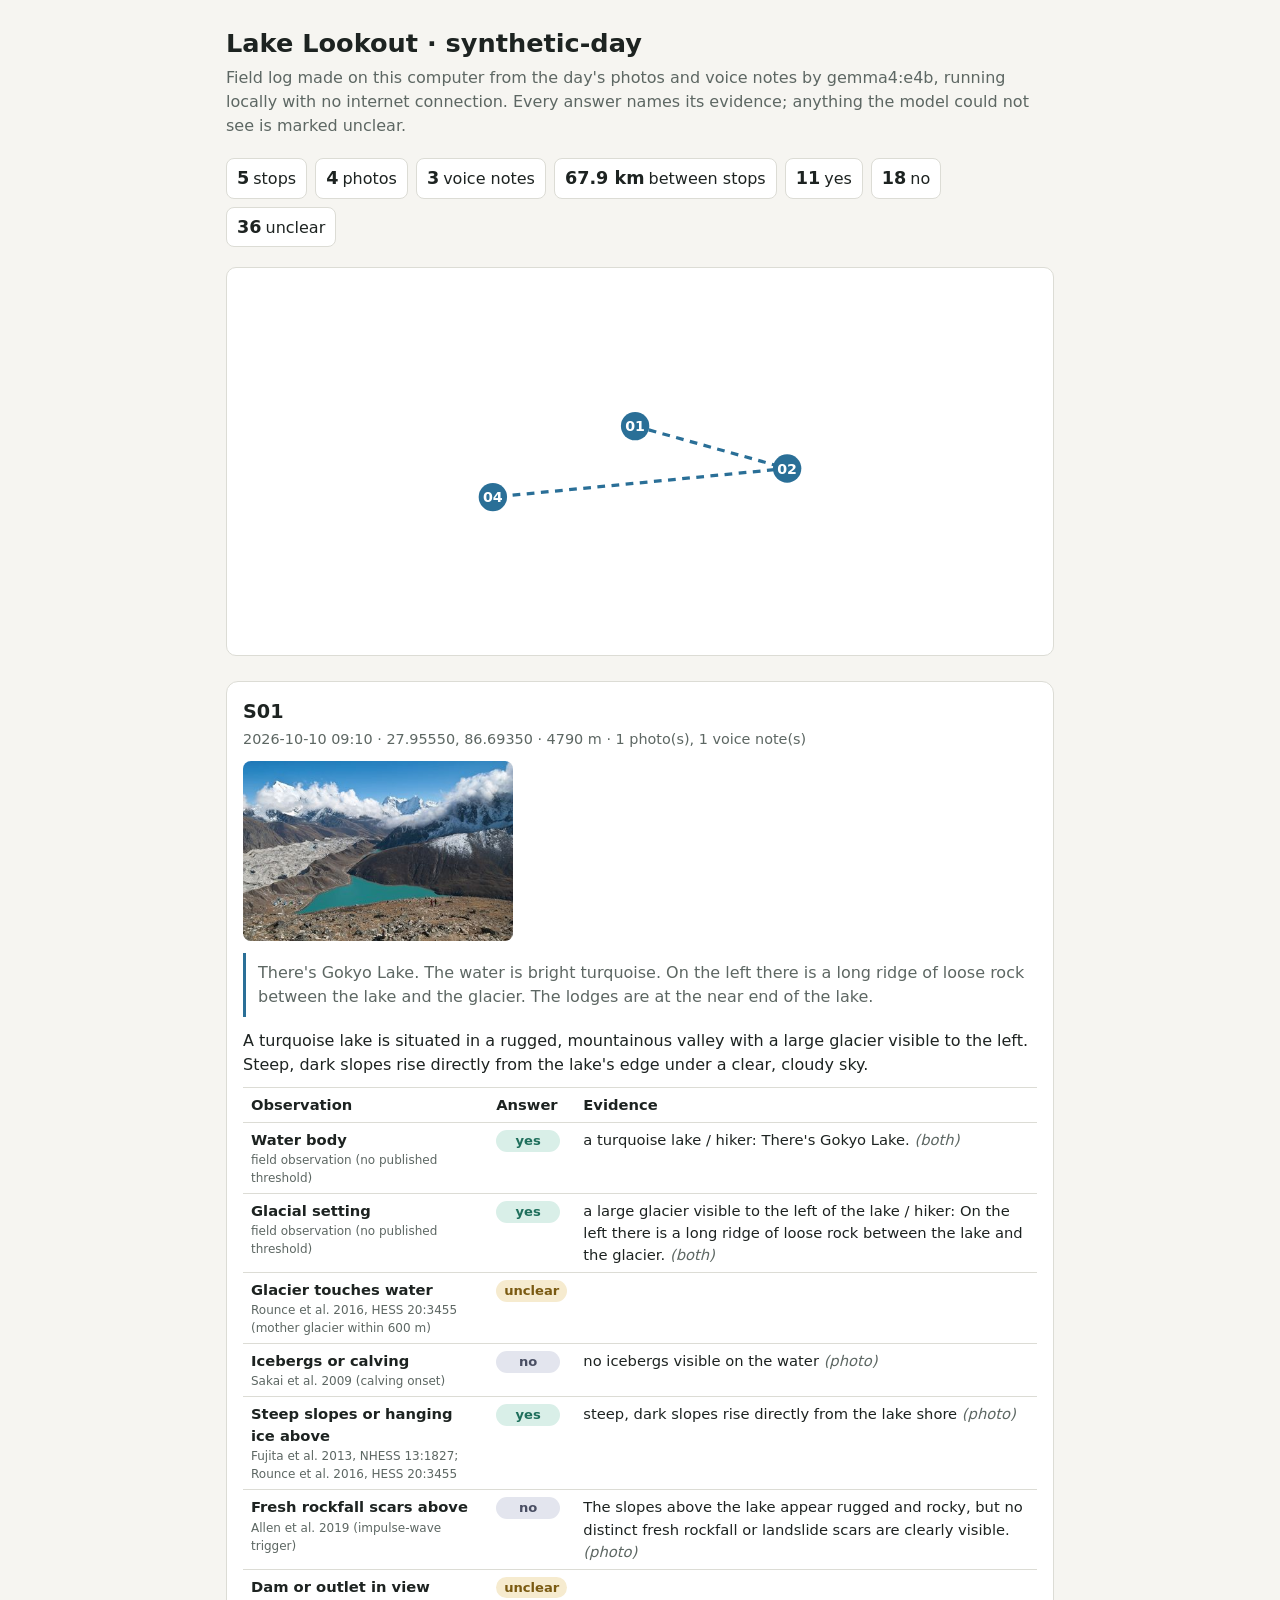
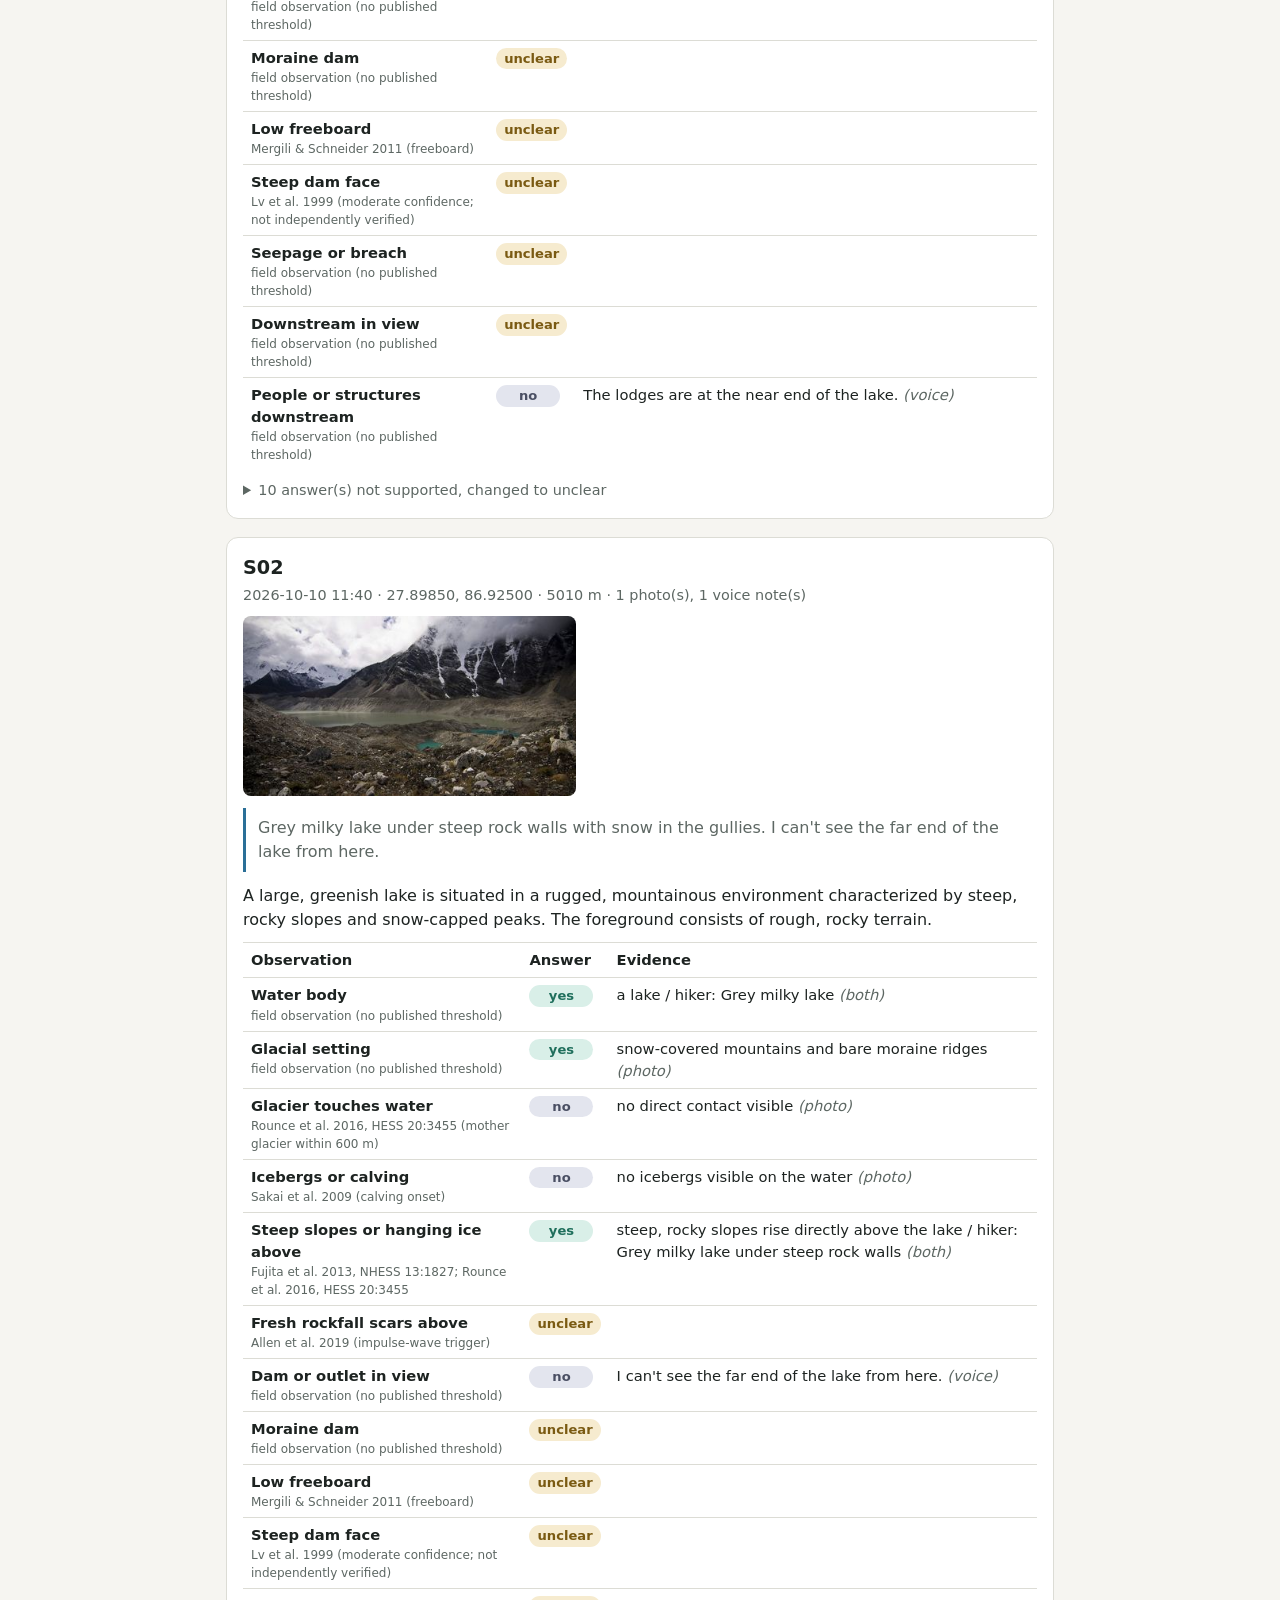
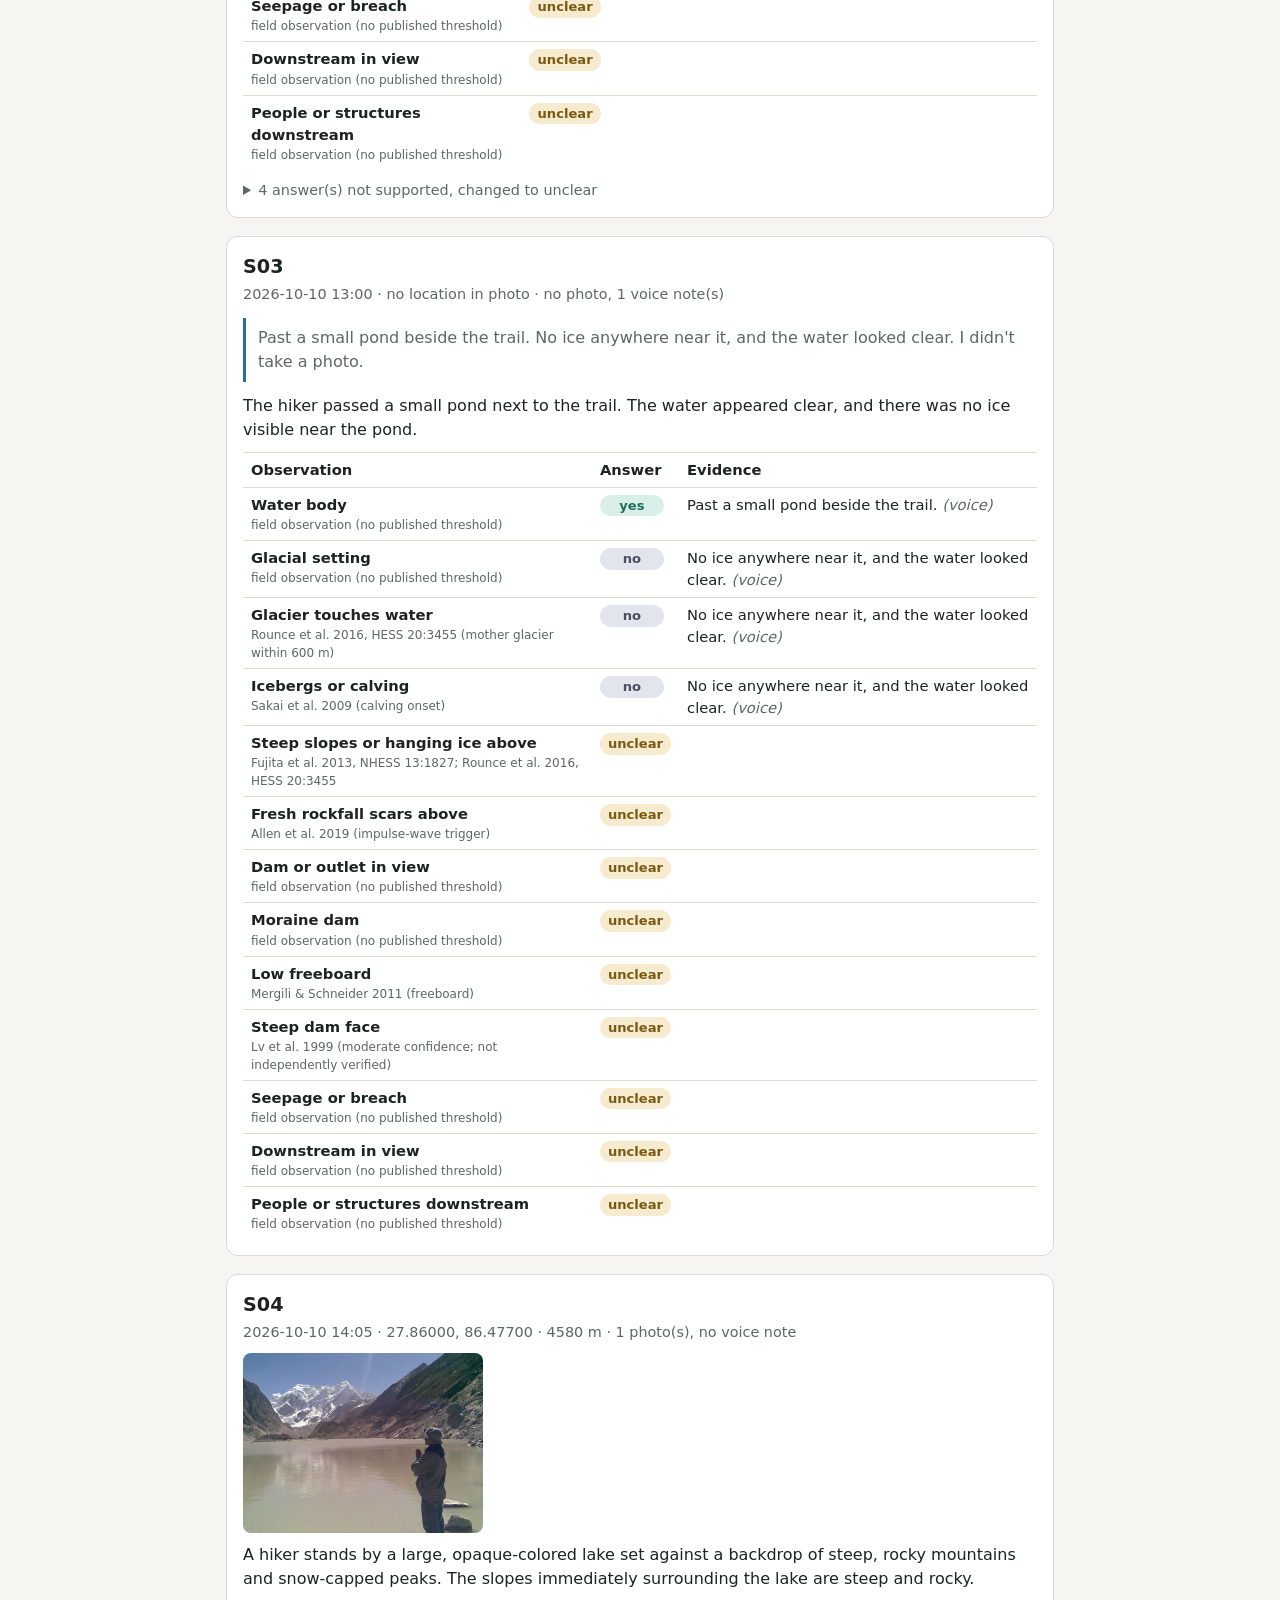
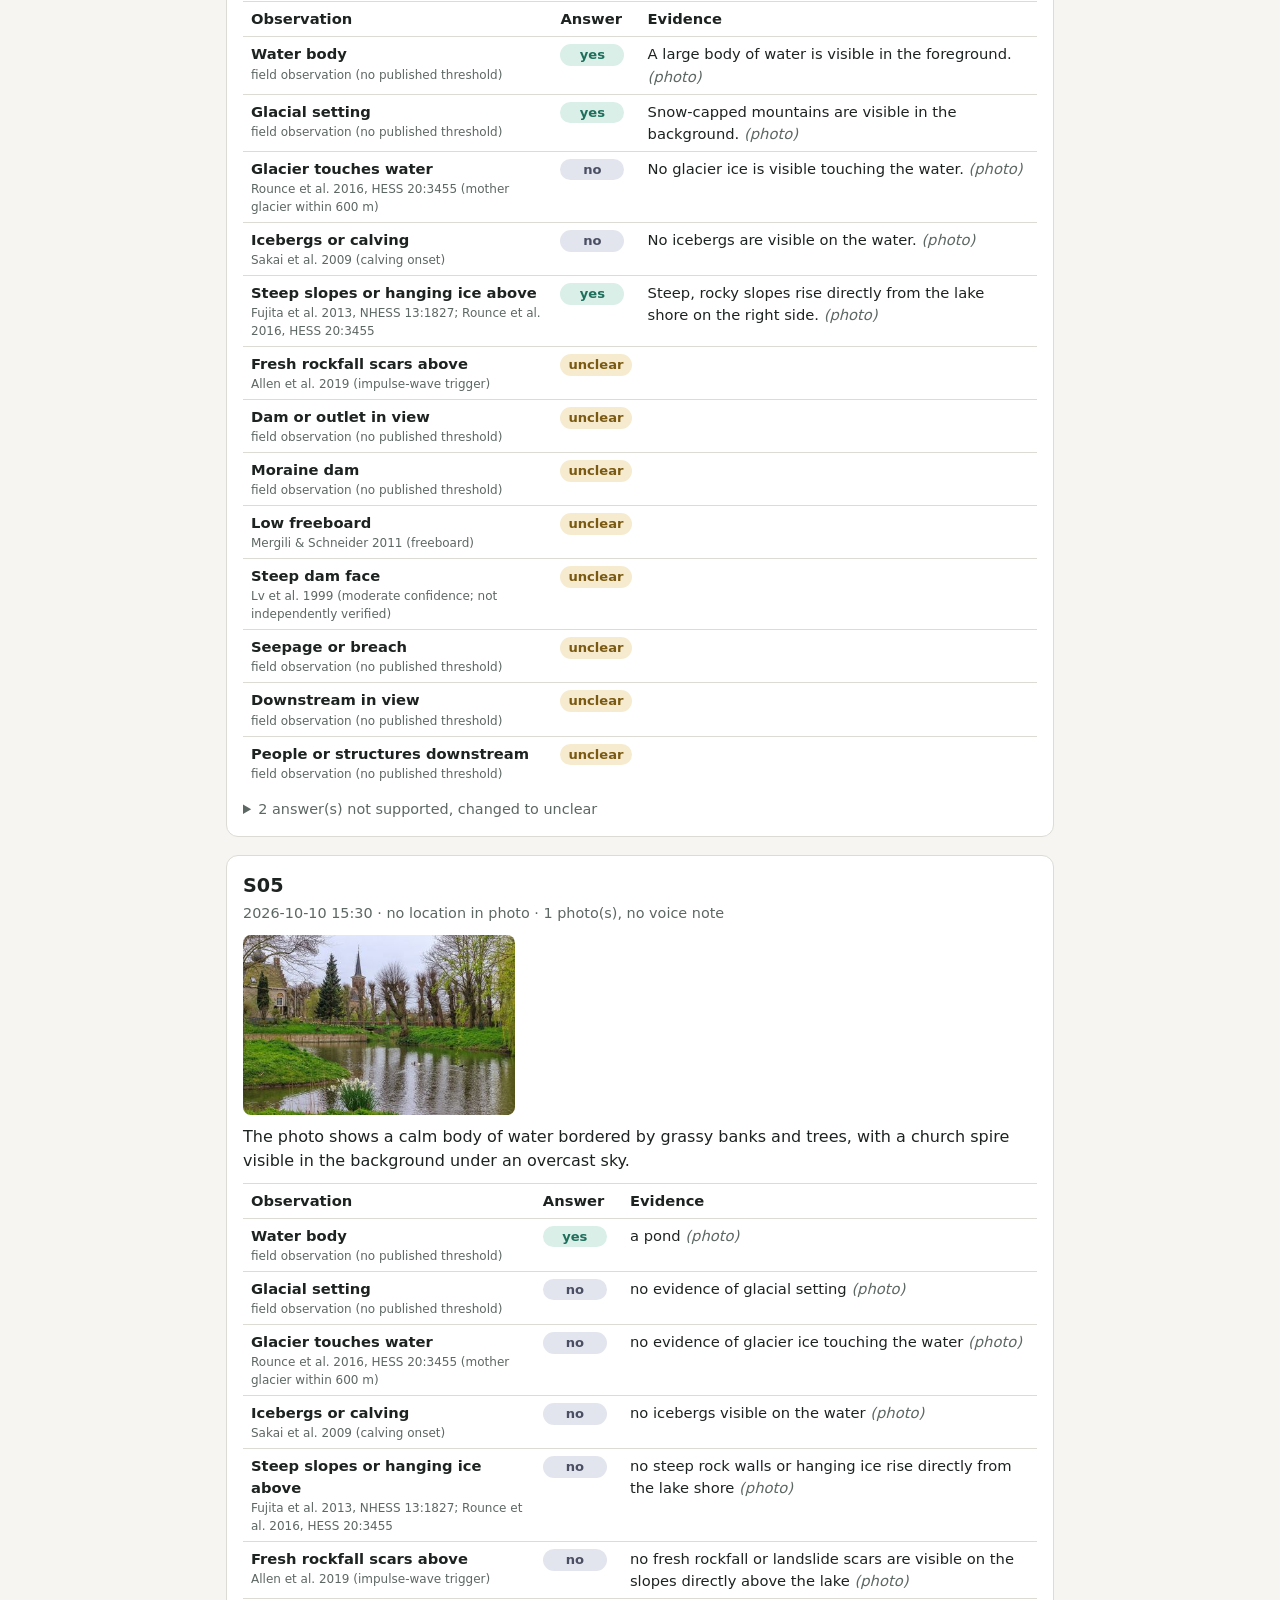
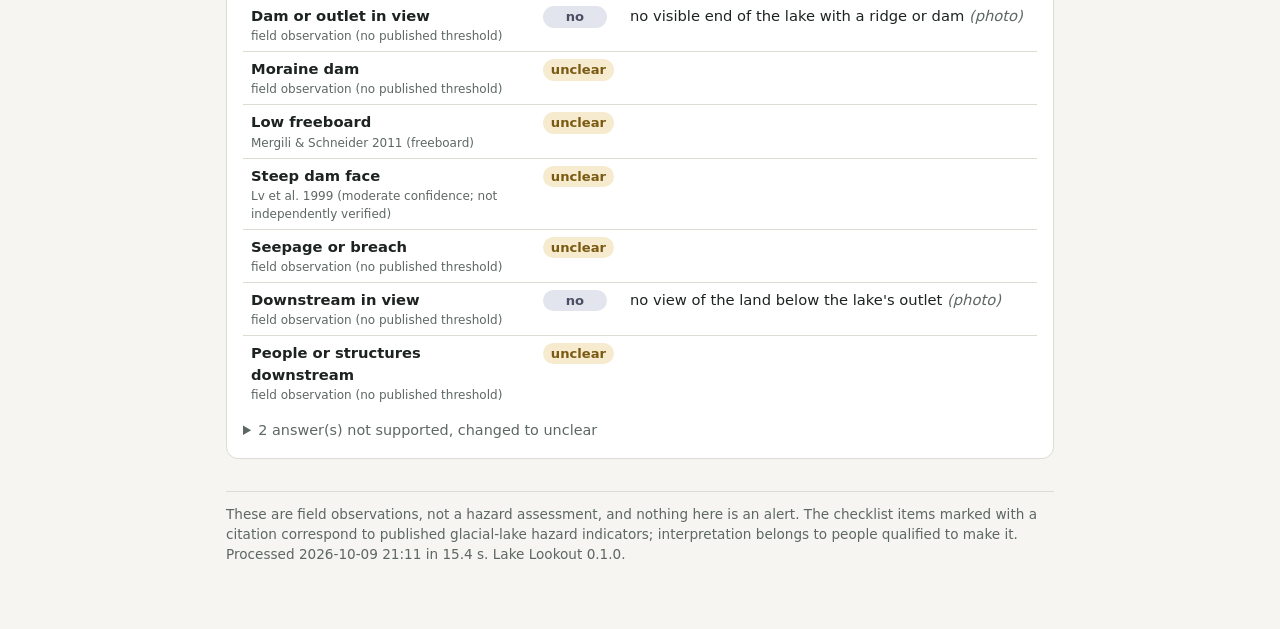
<file: docs/demo/data/out/synthetic-day/trip.html>
<!doctype html><html lang="en"><head><meta charset="utf-8">
<meta name="viewport" content="width=device-width,initial-scale=1">
<title>Lake Lookout synthetic-day</title><style>
:root{--bg:#f6f5f1;--card:#fff;--ink:#1d2321;--muted:#5d6763;--line:#dcdcd5;
--yes:#1f6f5c;--yesbg:#d9efe8;--no:#4a4f63;--nobg:#e3e5ee;--unc:#7a5a12;--uncbg:#f6ebcf;
--accent:#2a6f97;--err:#9b2c2c}
@media (prefers-color-scheme:dark){:root:not([data-theme=light]){--bg:#121615;--card:#1b2120;
--ink:#e6ebe8;--muted:#9aa7a2;--line:#2c3533;--yesbg:#183a31;--yes:#8fd8c1;--nobg:#262a36;
--no:#c3c8d8;--uncbg:#3a3020;--unc:#f0cf86;--accent:#7fbfe3;--err:#f19a9a}}
*{box-sizing:border-box}body{margin:0;background:var(--bg);color:var(--ink);
font:16px/1.5 system-ui,-apple-system,"Segoe UI",sans-serif}
main{max-width:860px;margin:0 auto;padding:24px 16px 64px}
h1{font-size:1.6rem;margin:0 0 4px}.lede{color:var(--muted);margin:0 0 20px}
.stats{display:flex;flex-wrap:wrap;gap:8px;margin:0 0 20px;padding:0;list-style:none}
.stats li{background:var(--card);border:1px solid var(--line);border-radius:8px;padding:6px 10px}
.stats b{font-size:1.1rem;margin-right:4px}
svg{width:100%;height:auto;background:var(--card);border:1px solid var(--line);border-radius:10px}
.route{fill:none;stroke:var(--accent);stroke-width:2.5;stroke-dasharray:6 5}
.pt{fill:var(--accent)}.pl{fill:#fff;font:600 11px system-ui;text-anchor:middle}
.stop{background:var(--card);border:1px solid var(--line);border-radius:12px;padding:16px;margin:18px 0}
.stop header h2{margin:0;font-size:1.2rem}.stop header p{margin:2px 0 10px;color:var(--muted);font-size:.9rem}
.thumbs{display:flex;gap:8px;overflow-x:auto}.thumbs img{height:180px;border-radius:8px}
blockquote{margin:12px 0;padding:8px 12px;border-left:3px solid var(--accent);color:var(--muted)}
.summary{margin:10px 0}table{width:100%;border-collapse:collapse;font-size:.92rem}
th,td{text-align:left;vertical-align:top;padding:6px 8px;border-top:1px solid var(--line)}
th small{display:block;color:var(--muted);font-weight:400;font-size:.75rem}
td em{color:var(--muted)}.chip{display:inline-block;min-width:64px;text-align:center;
border-radius:999px;padding:1px 8px;font-weight:600;font-size:.82rem}
.chip.yes{background:var(--yesbg);color:var(--yes)}.chip.no{background:var(--nobg);color:var(--no)}
.chip.unclear,.chip.none{background:var(--uncbg);color:var(--unc)}
.error{color:var(--err);font-weight:600}.conflict{color:var(--unc);font-weight:600}details{margin-top:10px;color:var(--muted);font-size:.9rem}
footer{color:var(--muted);font-size:.85rem;margin-top:32px;border-top:1px solid var(--line);padding-top:12px}
@media (max-width:560px){.thumbs img{height:130px}th small{display:none}}
</style></head><body><main>
<h1>Lake Lookout · synthetic-day</h1>
<p class="lede">Field log made on this computer from the day's photos and voice notes by
gemma4:e4b, running locally with no internet connection. Every answer names
its evidence; anything the model could not see is marked unclear.</p>
<ul class="stats"><li><b>5</b>stops</li><li><b>4</b>photos</li><li><b>3</b>voice notes</li><li><b>67.9 km</b>between stops</li><li><b>11</b>yes</li><li><b>18</b>no</li><li><b>36</b>unclear</li></ul>
<svg viewBox="0 0 640 300" role="img" aria-label="Route between stops"><polyline points="316.2,122.5 434.0,155.3 206.0,177.5" class="route"/><g><circle cx="316.2" cy="122.5" r="11" class="pt"/><text x="316.2" y="126.5" class="pl">01</text></g><g><circle cx="434.0" cy="155.3" r="11" class="pt"/><text x="434.0" y="159.3" class="pl">02</text></g><g><circle cx="206.0" cy="177.5" r="11" class="pt"/><text x="206.0" y="181.5" class="pl">04</text></g></svg>
<article class="stop" id="S01"><header><h2>S01</h2><p>2026-10-10 09:10 · 27.95550, 86.69350 · 4790 m · 1 photo(s), 1 voice note(s)</p></header><div class="thumbs"><img src="[data-uri]" alt="photo from stop S01"></div><blockquote>There&#x27;s Gokyo Lake. The water is bright turquoise. On the left there is a long ridge of loose rock between the lake and the glacier. The lodges are at the near end of the lake.</blockquote><p class="summary">A turquoise lake is situated in a rugged, mountainous valley with a large glacier visible to the left. Steep, dark slopes rise directly from the lake&#x27;s edge under a clear, cloudy sky.</p><table><thead><tr><th>Observation</th><th>Answer</th><th>Evidence</th></tr></thead><tbody><tr><th scope="row">Water body<small>field observation (no published threshold)</small></th><td><span class="chip yes">yes</span></td><td>a turquoise lake / hiker: There&#x27;s Gokyo Lake. <em>(both)</em></td></tr><tr><th scope="row">Glacial setting<small>field observation (no published threshold)</small></th><td><span class="chip yes">yes</span></td><td>a large glacier visible to the left of the lake / hiker: On the left there is a long ridge of loose rock between the lake and the glacier. <em>(both)</em></td></tr><tr><th scope="row">Glacier touches water<small>Rounce et al. 2016, HESS 20:3455 (mother glacier within 600 m)</small></th><td><span class="chip unclear">unclear</span></td><td></td></tr><tr><th scope="row">Icebergs or calving<small>Sakai et al. 2009 (calving onset)</small></th><td><span class="chip no">no</span></td><td>no icebergs visible on the water <em>(photo)</em></td></tr><tr><th scope="row">Steep slopes or hanging ice above<small>Fujita et al. 2013, NHESS 13:1827; Rounce et al. 2016, HESS 20:3455</small></th><td><span class="chip yes">yes</span></td><td>steep, dark slopes rise directly from the lake shore <em>(photo)</em></td></tr><tr><th scope="row">Fresh rockfall scars above<small>Allen et al. 2019 (impulse-wave trigger)</small></th><td><span class="chip no">no</span></td><td>The slopes above the lake appear rugged and rocky, but no distinct fresh rockfall or landslide scars are clearly visible. <em>(photo)</em></td></tr><tr><th scope="row">Dam or outlet in view<small>field observation (no published threshold)</small></th><td><span class="chip unclear">unclear</span></td><td></td></tr><tr><th scope="row">Moraine dam<small>field observation (no published threshold)</small></th><td><span class="chip unclear">unclear</span></td><td></td></tr><tr><th scope="row">Low freeboard<small>Mergili &amp; Schneider 2011 (freeboard)</small></th><td><span class="chip unclear">unclear</span></td><td></td></tr><tr><th scope="row">Steep dam face<small>Lv et al. 1999 (moderate confidence; not independently verified)</small></th><td><span class="chip unclear">unclear</span></td><td></td></tr><tr><th scope="row">Seepage or breach<small>field observation (no published threshold)</small></th><td><span class="chip unclear">unclear</span></td><td></td></tr><tr><th scope="row">Downstream in view<small>field observation (no published threshold)</small></th><td><span class="chip unclear">unclear</span></td><td></td></tr><tr><th scope="row">People or structures downstream<small>field observation (no published threshold)</small></th><td><span class="chip no">no</span></td><td>The lodges are at the near end of the lake. <em>(voice)</em></td></tr></tbody></table><details><summary>10 answer(s) not supported, changed to unclear</summary><ul><li>Seepage or breach: model said <b>no</b>, kept as unclear (&#x27;Dam or outlet in view&#x27; is not confirmed, so this cannot be judged from the photo)</li><li>People or structures downstream: model said <b>no</b>, kept as unclear (&#x27;Downstream in view&#x27; is not confirmed, so this cannot be judged from the photo)</li><li>Icebergs or calving: model said <b>no</b>, kept as unclear (&#x27;no&#x27; given with no evidence)</li><li>Steep slopes or hanging ice above: model said <b>no</b>, kept as unclear (&#x27;no&#x27; given with no evidence)</li><li>Fresh rockfall scars above: model said <b>no</b>, kept as unclear (&#x27;no&#x27; given with no evidence)</li><li>Dam or outlet in view: model said <b>no</b>, kept as unclear (&#x27;no&#x27; given with no evidence)</li><li>Low freeboard: model said <b>no</b>, kept as unclear (&#x27;no&#x27; given with no evidence)</li><li>Steep dam face: model said <b>no</b>, kept as unclear (&#x27;no&#x27; given with no evidence)</li><li>Seepage or breach: model said <b>no</b>, kept as unclear (&#x27;no&#x27; given with no evidence)</li><li>Downstream in view: model said <b>no</b>, kept as unclear (&#x27;no&#x27; given with no evidence)</li></ul></details></article><article class="stop" id="S02"><header><h2>S02</h2><p>2026-10-10 11:40 · 27.89850, 86.92500 · 5010 m · 1 photo(s), 1 voice note(s)</p></header><div class="thumbs"><img src="[data-uri]" alt="photo from stop S02"></div><blockquote>Grey milky lake under steep rock walls with snow in the gullies. I can&#x27;t see the far end of the lake from here.</blockquote><p class="summary">A large, greenish lake is situated in a rugged, mountainous environment characterized by steep, rocky slopes and snow-capped peaks. The foreground consists of rough, rocky terrain.</p><table><thead><tr><th>Observation</th><th>Answer</th><th>Evidence</th></tr></thead><tbody><tr><th scope="row">Water body<small>field observation (no published threshold)</small></th><td><span class="chip yes">yes</span></td><td>a lake / hiker: Grey milky lake <em>(both)</em></td></tr><tr><th scope="row">Glacial setting<small>field observation (no published threshold)</small></th><td><span class="chip yes">yes</span></td><td>snow-covered mountains and bare moraine ridges <em>(photo)</em></td></tr><tr><th scope="row">Glacier touches water<small>Rounce et al. 2016, HESS 20:3455 (mother glacier within 600 m)</small></th><td><span class="chip no">no</span></td><td>no direct contact visible <em>(photo)</em></td></tr><tr><th scope="row">Icebergs or calving<small>Sakai et al. 2009 (calving onset)</small></th><td><span class="chip no">no</span></td><td>no icebergs visible on the water <em>(photo)</em></td></tr><tr><th scope="row">Steep slopes or hanging ice above<small>Fujita et al. 2013, NHESS 13:1827; Rounce et al. 2016, HESS 20:3455</small></th><td><span class="chip yes">yes</span></td><td>steep, rocky slopes rise directly above the lake / hiker: Grey milky lake under steep rock walls <em>(both)</em></td></tr><tr><th scope="row">Fresh rockfall scars above<small>Allen et al. 2019 (impulse-wave trigger)</small></th><td><span class="chip unclear">unclear</span></td><td></td></tr><tr><th scope="row">Dam or outlet in view<small>field observation (no published threshold)</small></th><td><span class="chip no">no</span></td><td>I can&#x27;t see the far end of the lake from here. <em>(voice)</em></td></tr><tr><th scope="row">Moraine dam<small>field observation (no published threshold)</small></th><td><span class="chip unclear">unclear</span></td><td></td></tr><tr><th scope="row">Low freeboard<small>Mergili &amp; Schneider 2011 (freeboard)</small></th><td><span class="chip unclear">unclear</span></td><td></td></tr><tr><th scope="row">Steep dam face<small>Lv et al. 1999 (moderate confidence; not independently verified)</small></th><td><span class="chip unclear">unclear</span></td><td></td></tr><tr><th scope="row">Seepage or breach<small>field observation (no published threshold)</small></th><td><span class="chip unclear">unclear</span></td><td></td></tr><tr><th scope="row">Downstream in view<small>field observation (no published threshold)</small></th><td><span class="chip unclear">unclear</span></td><td></td></tr><tr><th scope="row">People or structures downstream<small>field observation (no published threshold)</small></th><td><span class="chip unclear">unclear</span></td><td></td></tr></tbody></table><details><summary>4 answer(s) not supported, changed to unclear</summary><ul><li>Seepage or breach: model said <b>no</b>, kept as unclear (&#x27;Dam or outlet in view&#x27; is not confirmed, so this cannot be judged from the photo)</li><li>People or structures downstream: model said <b>no</b>, kept as unclear (&#x27;Downstream in view&#x27; is not confirmed, so this cannot be judged from the photo)</li><li>Icebergs or calving: model said <b>no</b>, kept as unclear (&#x27;no&#x27; given with no evidence)</li><li>Downstream in view: model said <b>no</b>, kept as unclear (voice evidence is not about this question)</li></ul></details></article><article class="stop" id="S03"><header><h2>S03</h2><p>2026-10-10 13:00 · no location in photo · no photo, 1 voice note(s)</p></header><blockquote>Past a small pond beside the trail. No ice anywhere near it, and the water looked clear. I didn&#x27;t take a photo.</blockquote><p class="summary">The hiker passed a small pond next to the trail. The water appeared clear, and there was no ice visible near the pond.</p><table><thead><tr><th>Observation</th><th>Answer</th><th>Evidence</th></tr></thead><tbody><tr><th scope="row">Water body<small>field observation (no published threshold)</small></th><td><span class="chip yes">yes</span></td><td>Past a small pond beside the trail. <em>(voice)</em></td></tr><tr><th scope="row">Glacial setting<small>field observation (no published threshold)</small></th><td><span class="chip no">no</span></td><td>No ice anywhere near it, and the water looked clear. <em>(voice)</em></td></tr><tr><th scope="row">Glacier touches water<small>Rounce et al. 2016, HESS 20:3455 (mother glacier within 600 m)</small></th><td><span class="chip no">no</span></td><td>No ice anywhere near it, and the water looked clear. <em>(voice)</em></td></tr><tr><th scope="row">Icebergs or calving<small>Sakai et al. 2009 (calving onset)</small></th><td><span class="chip no">no</span></td><td>No ice anywhere near it, and the water looked clear. <em>(voice)</em></td></tr><tr><th scope="row">Steep slopes or hanging ice above<small>Fujita et al. 2013, NHESS 13:1827; Rounce et al. 2016, HESS 20:3455</small></th><td><span class="chip unclear">unclear</span></td><td></td></tr><tr><th scope="row">Fresh rockfall scars above<small>Allen et al. 2019 (impulse-wave trigger)</small></th><td><span class="chip unclear">unclear</span></td><td></td></tr><tr><th scope="row">Dam or outlet in view<small>field observation (no published threshold)</small></th><td><span class="chip unclear">unclear</span></td><td></td></tr><tr><th scope="row">Moraine dam<small>field observation (no published threshold)</small></th><td><span class="chip unclear">unclear</span></td><td></td></tr><tr><th scope="row">Low freeboard<small>Mergili &amp; Schneider 2011 (freeboard)</small></th><td><span class="chip unclear">unclear</span></td><td></td></tr><tr><th scope="row">Steep dam face<small>Lv et al. 1999 (moderate confidence; not independently verified)</small></th><td><span class="chip unclear">unclear</span></td><td></td></tr><tr><th scope="row">Seepage or breach<small>field observation (no published threshold)</small></th><td><span class="chip unclear">unclear</span></td><td></td></tr><tr><th scope="row">Downstream in view<small>field observation (no published threshold)</small></th><td><span class="chip unclear">unclear</span></td><td></td></tr><tr><th scope="row">People or structures downstream<small>field observation (no published threshold)</small></th><td><span class="chip unclear">unclear</span></td><td></td></tr></tbody></table></article><article class="stop" id="S04"><header><h2>S04</h2><p>2026-10-10 14:05 · 27.86000, 86.47700 · 4580 m · 1 photo(s), no voice note</p></header><div class="thumbs"><img src="[data-uri]" alt="photo from stop S04"></div><p class="summary">A hiker stands by a large, opaque-colored lake set against a backdrop of steep, rocky mountains and snow-capped peaks. The slopes immediately surrounding the lake are steep and rocky.</p><table><thead><tr><th>Observation</th><th>Answer</th><th>Evidence</th></tr></thead><tbody><tr><th scope="row">Water body<small>field observation (no published threshold)</small></th><td><span class="chip yes">yes</span></td><td>A large body of water is visible in the foreground. <em>(photo)</em></td></tr><tr><th scope="row">Glacial setting<small>field observation (no published threshold)</small></th><td><span class="chip yes">yes</span></td><td>Snow-capped mountains are visible in the background. <em>(photo)</em></td></tr><tr><th scope="row">Glacier touches water<small>Rounce et al. 2016, HESS 20:3455 (mother glacier within 600 m)</small></th><td><span class="chip no">no</span></td><td>No glacier ice is visible touching the water. <em>(photo)</em></td></tr><tr><th scope="row">Icebergs or calving<small>Sakai et al. 2009 (calving onset)</small></th><td><span class="chip no">no</span></td><td>No icebergs are visible on the water. <em>(photo)</em></td></tr><tr><th scope="row">Steep slopes or hanging ice above<small>Fujita et al. 2013, NHESS 13:1827; Rounce et al. 2016, HESS 20:3455</small></th><td><span class="chip yes">yes</span></td><td>Steep, rocky slopes rise directly from the lake shore on the right side. <em>(photo)</em></td></tr><tr><th scope="row">Fresh rockfall scars above<small>Allen et al. 2019 (impulse-wave trigger)</small></th><td><span class="chip unclear">unclear</span></td><td></td></tr><tr><th scope="row">Dam or outlet in view<small>field observation (no published threshold)</small></th><td><span class="chip unclear">unclear</span></td><td></td></tr><tr><th scope="row">Moraine dam<small>field observation (no published threshold)</small></th><td><span class="chip unclear">unclear</span></td><td></td></tr><tr><th scope="row">Low freeboard<small>Mergili &amp; Schneider 2011 (freeboard)</small></th><td><span class="chip unclear">unclear</span></td><td></td></tr><tr><th scope="row">Steep dam face<small>Lv et al. 1999 (moderate confidence; not independently verified)</small></th><td><span class="chip unclear">unclear</span></td><td></td></tr><tr><th scope="row">Seepage or breach<small>field observation (no published threshold)</small></th><td><span class="chip unclear">unclear</span></td><td></td></tr><tr><th scope="row">Downstream in view<small>field observation (no published threshold)</small></th><td><span class="chip unclear">unclear</span></td><td></td></tr><tr><th scope="row">People or structures downstream<small>field observation (no published threshold)</small></th><td><span class="chip unclear">unclear</span></td><td></td></tr></tbody></table><details><summary>2 answer(s) not supported, changed to unclear</summary><ul><li>Moraine dam: model said <b>no</b>, kept as unclear (&#x27;Dam or outlet in view&#x27; is not confirmed, so this cannot be judged from the photo)</li><li>People or structures downstream: model said <b>no</b>, kept as unclear (&#x27;Downstream in view&#x27; is not confirmed, so this cannot be judged from the photo)</li></ul></details></article><article class="stop" id="S05"><header><h2>S05</h2><p>2026-10-10 15:30 · no location in photo · 1 photo(s), no voice note</p></header><div class="thumbs"><img src="[data-uri]" alt="photo from stop S05"></div><p class="summary">The photo shows a calm body of water bordered by grassy banks and trees, with a church spire visible in the background under an overcast sky.</p><table><thead><tr><th>Observation</th><th>Answer</th><th>Evidence</th></tr></thead><tbody><tr><th scope="row">Water body<small>field observation (no published threshold)</small></th><td><span class="chip yes">yes</span></td><td>a pond <em>(photo)</em></td></tr><tr><th scope="row">Glacial setting<small>field observation (no published threshold)</small></th><td><span class="chip no">no</span></td><td>no evidence of glacial setting <em>(photo)</em></td></tr><tr><th scope="row">Glacier touches water<small>Rounce et al. 2016, HESS 20:3455 (mother glacier within 600 m)</small></th><td><span class="chip no">no</span></td><td>no evidence of glacier ice touching the water <em>(photo)</em></td></tr><tr><th scope="row">Icebergs or calving<small>Sakai et al. 2009 (calving onset)</small></th><td><span class="chip no">no</span></td><td>no icebergs visible on the water <em>(photo)</em></td></tr><tr><th scope="row">Steep slopes or hanging ice above<small>Fujita et al. 2013, NHESS 13:1827; Rounce et al. 2016, HESS 20:3455</small></th><td><span class="chip no">no</span></td><td>no steep rock walls or hanging ice rise directly from the lake shore <em>(photo)</em></td></tr><tr><th scope="row">Fresh rockfall scars above<small>Allen et al. 2019 (impulse-wave trigger)</small></th><td><span class="chip no">no</span></td><td>no fresh rockfall or landslide scars are visible on the slopes directly above the lake <em>(photo)</em></td></tr><tr><th scope="row">Dam or outlet in view<small>field observation (no published threshold)</small></th><td><span class="chip no">no</span></td><td>no visible end of the lake with a ridge or dam <em>(photo)</em></td></tr><tr><th scope="row">Moraine dam<small>field observation (no published threshold)</small></th><td><span class="chip unclear">unclear</span></td><td></td></tr><tr><th scope="row">Low freeboard<small>Mergili &amp; Schneider 2011 (freeboard)</small></th><td><span class="chip unclear">unclear</span></td><td></td></tr><tr><th scope="row">Steep dam face<small>Lv et al. 1999 (moderate confidence; not independently verified)</small></th><td><span class="chip unclear">unclear</span></td><td></td></tr><tr><th scope="row">Seepage or breach<small>field observation (no published threshold)</small></th><td><span class="chip unclear">unclear</span></td><td></td></tr><tr><th scope="row">Downstream in view<small>field observation (no published threshold)</small></th><td><span class="chip no">no</span></td><td>no view of the land below the lake&#x27;s outlet <em>(photo)</em></td></tr><tr><th scope="row">People or structures downstream<small>field observation (no published threshold)</small></th><td><span class="chip unclear">unclear</span></td><td></td></tr></tbody></table><details><summary>2 answer(s) not supported, changed to unclear</summary><ul><li>Moraine dam: model said <b>no</b>, kept as unclear (&#x27;Dam or outlet in view&#x27; is not confirmed, so this cannot be judged from the photo)</li><li>People or structures downstream: model said <b>no</b>, kept as unclear (&#x27;Downstream in view&#x27; is not confirmed, so this cannot be judged from the photo)</li></ul></details></article>
<footer>These are field observations, not a hazard assessment, and nothing here is an
alert. The checklist items marked with a citation correspond to published glacial-lake
hazard indicators; interpretation belongs to people qualified to make it. Processed
2026-10-09 21:11 in 15.4 s. Lake Lookout 0.1.0.</footer>
</main></body></html>
</file>
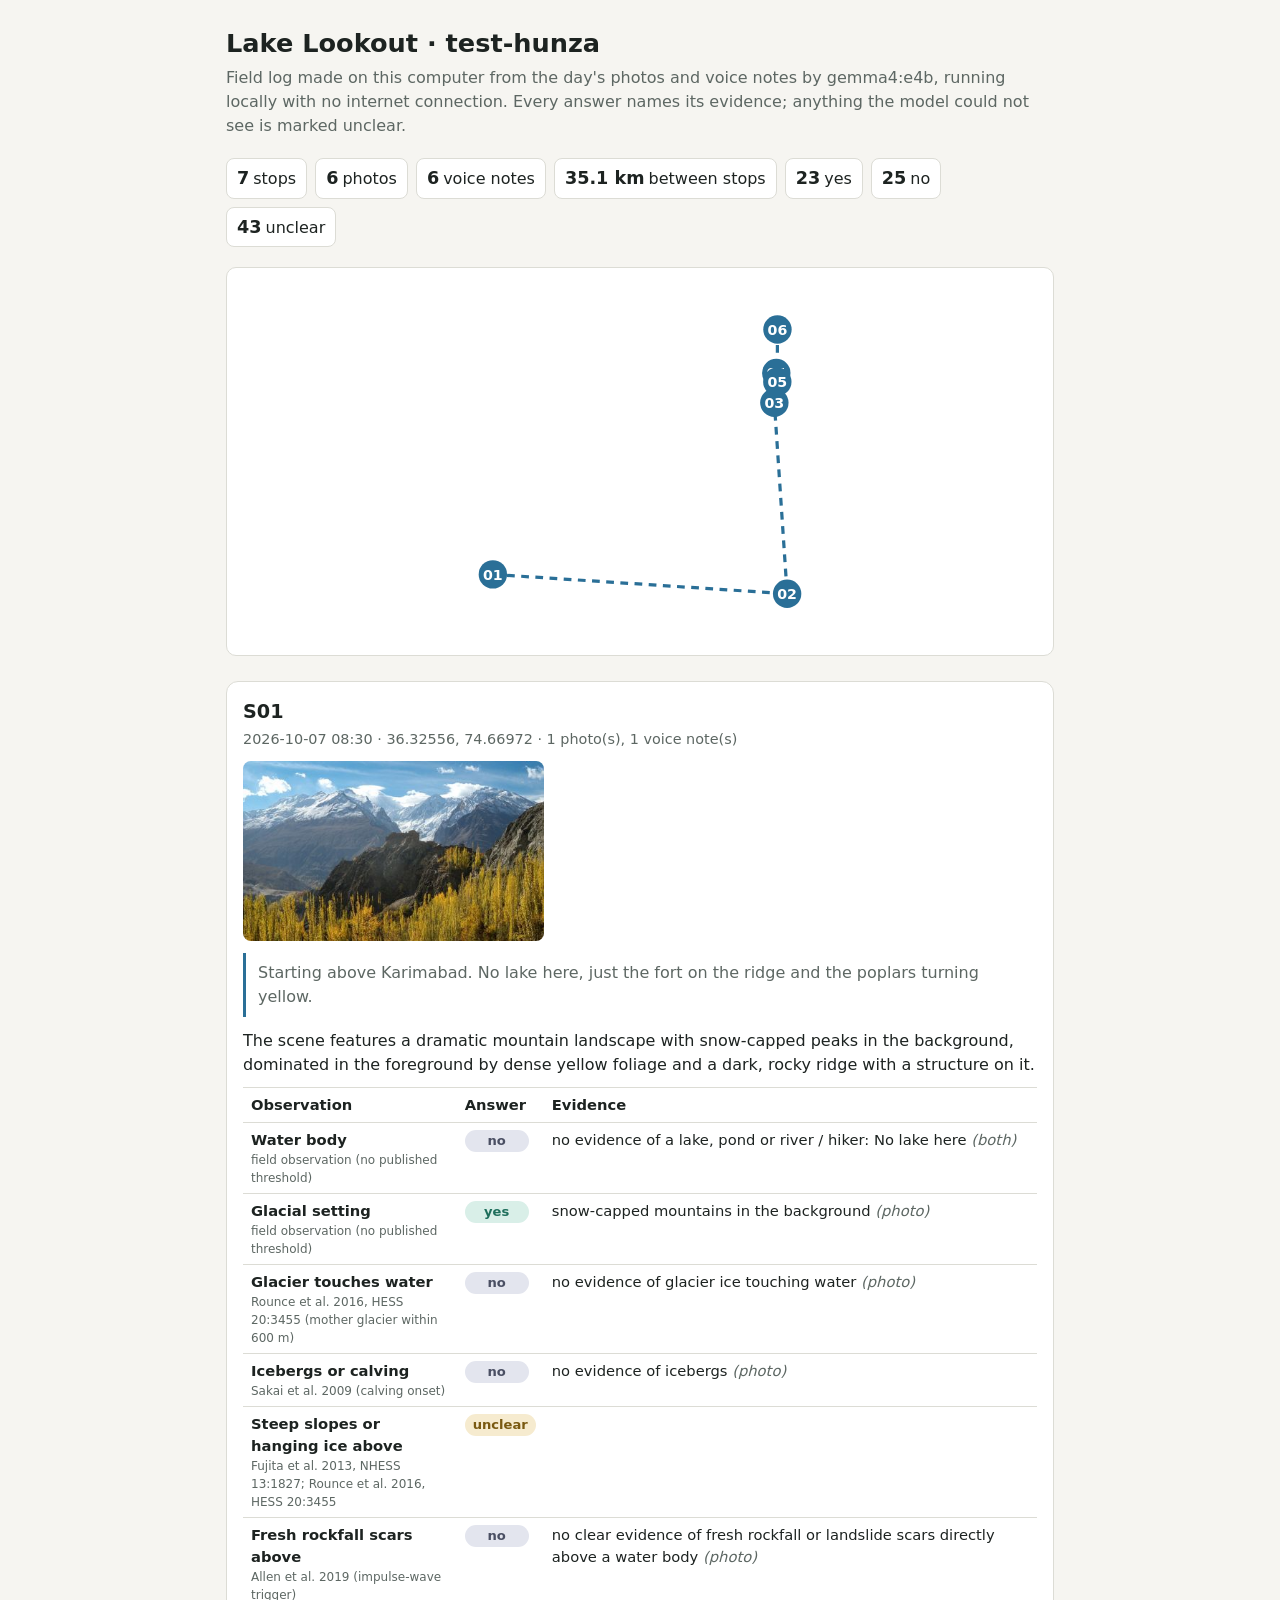
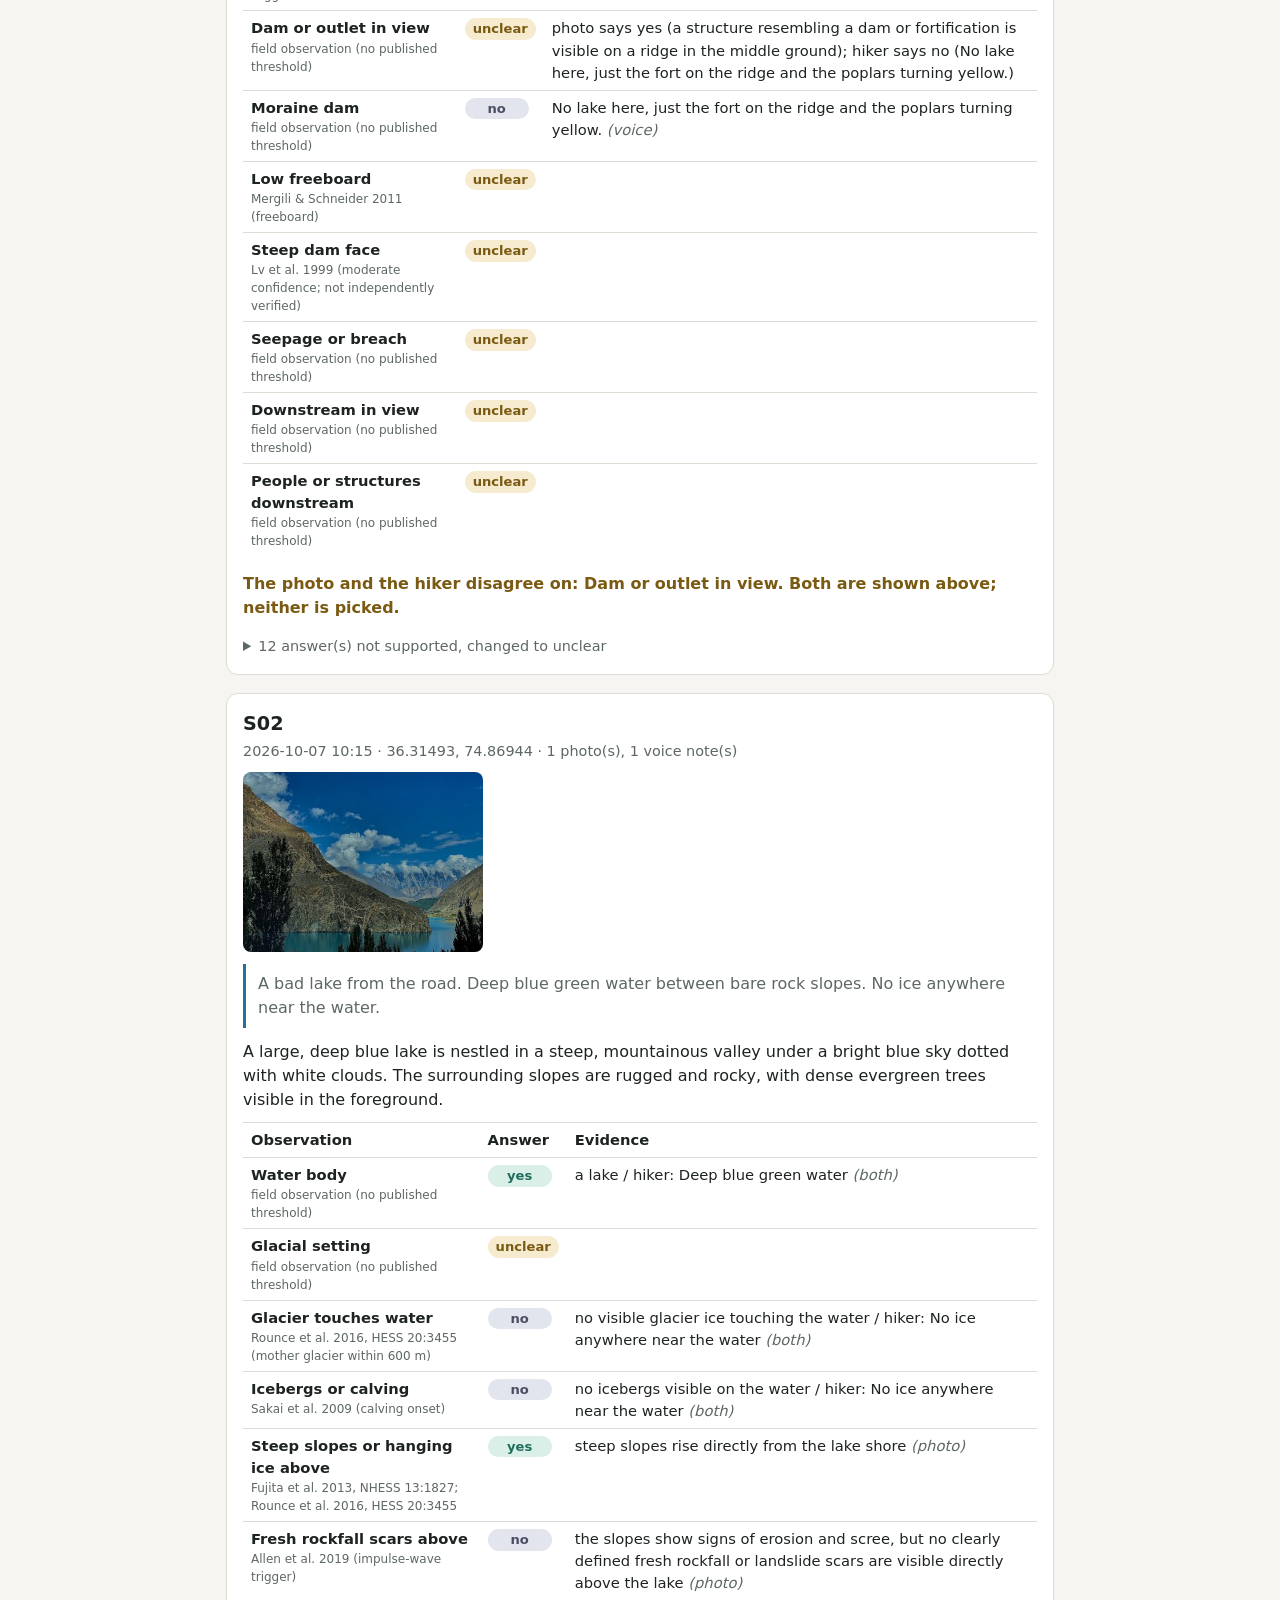
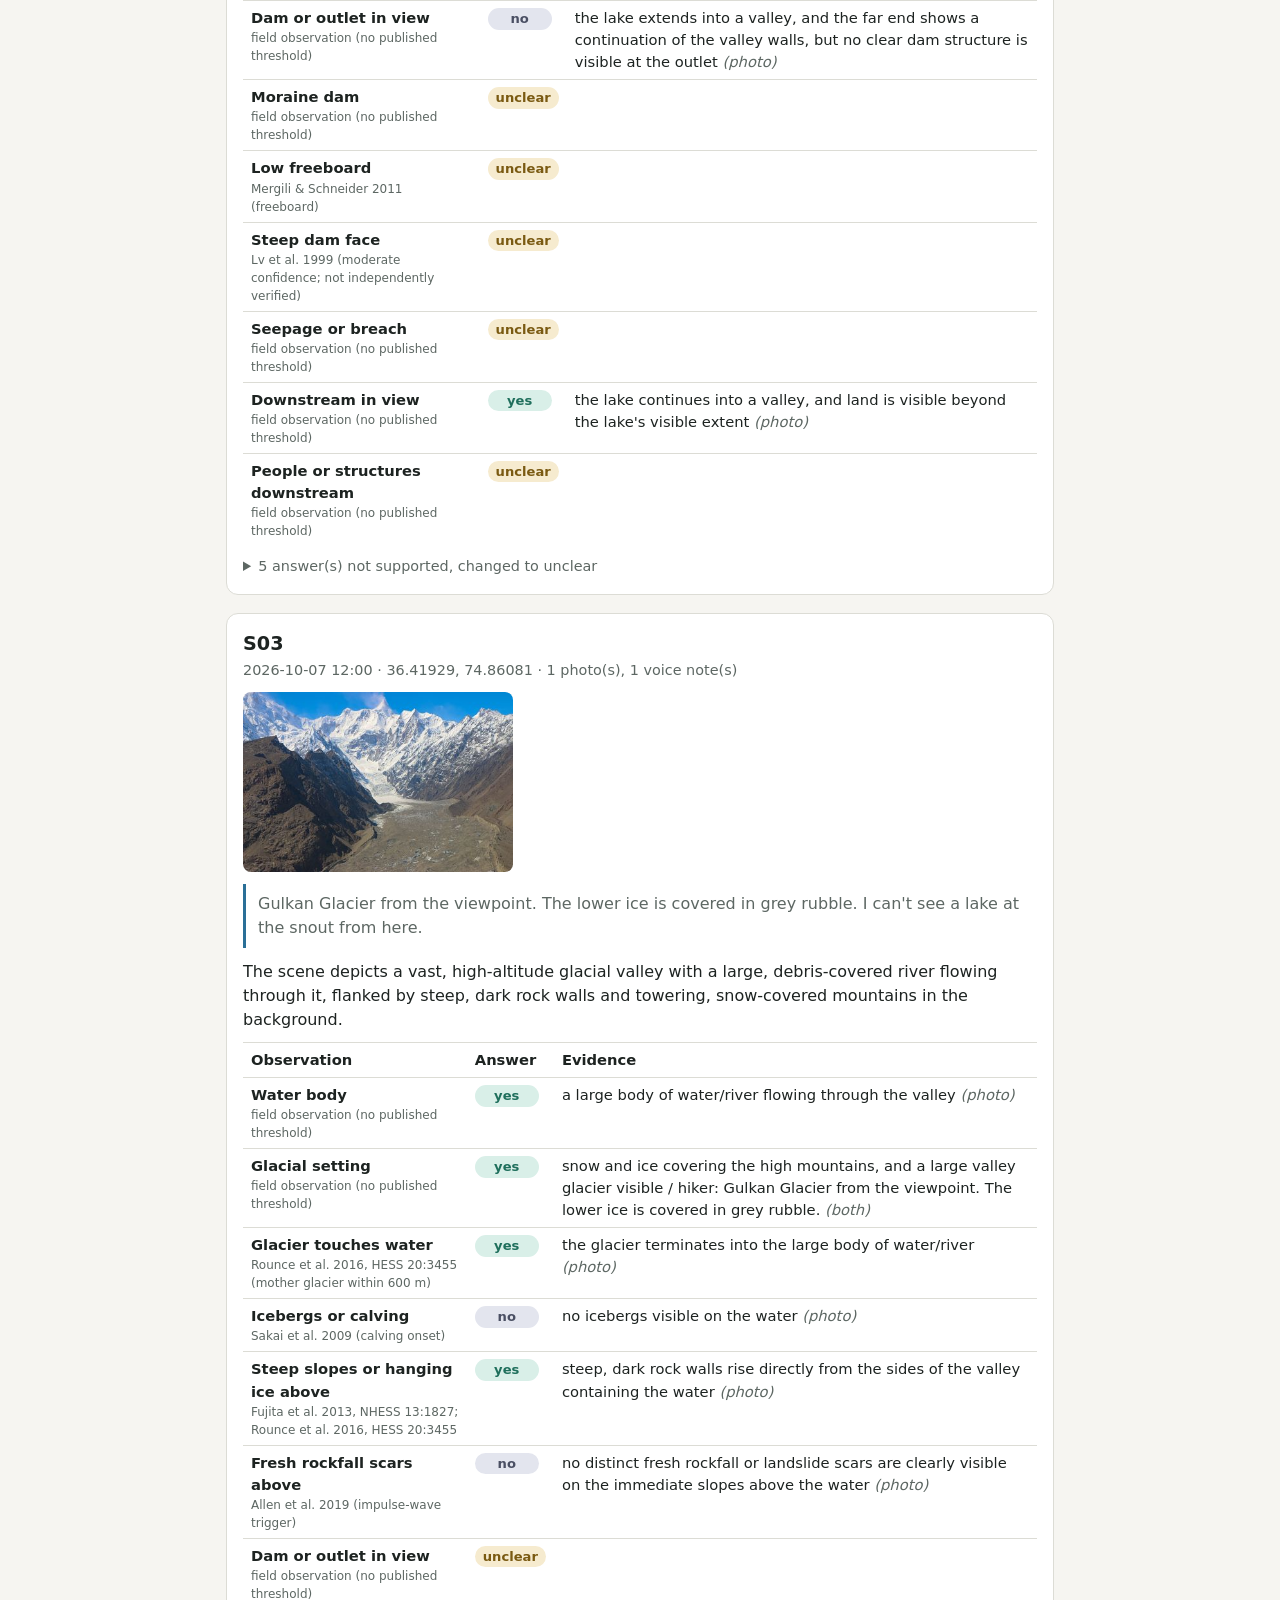
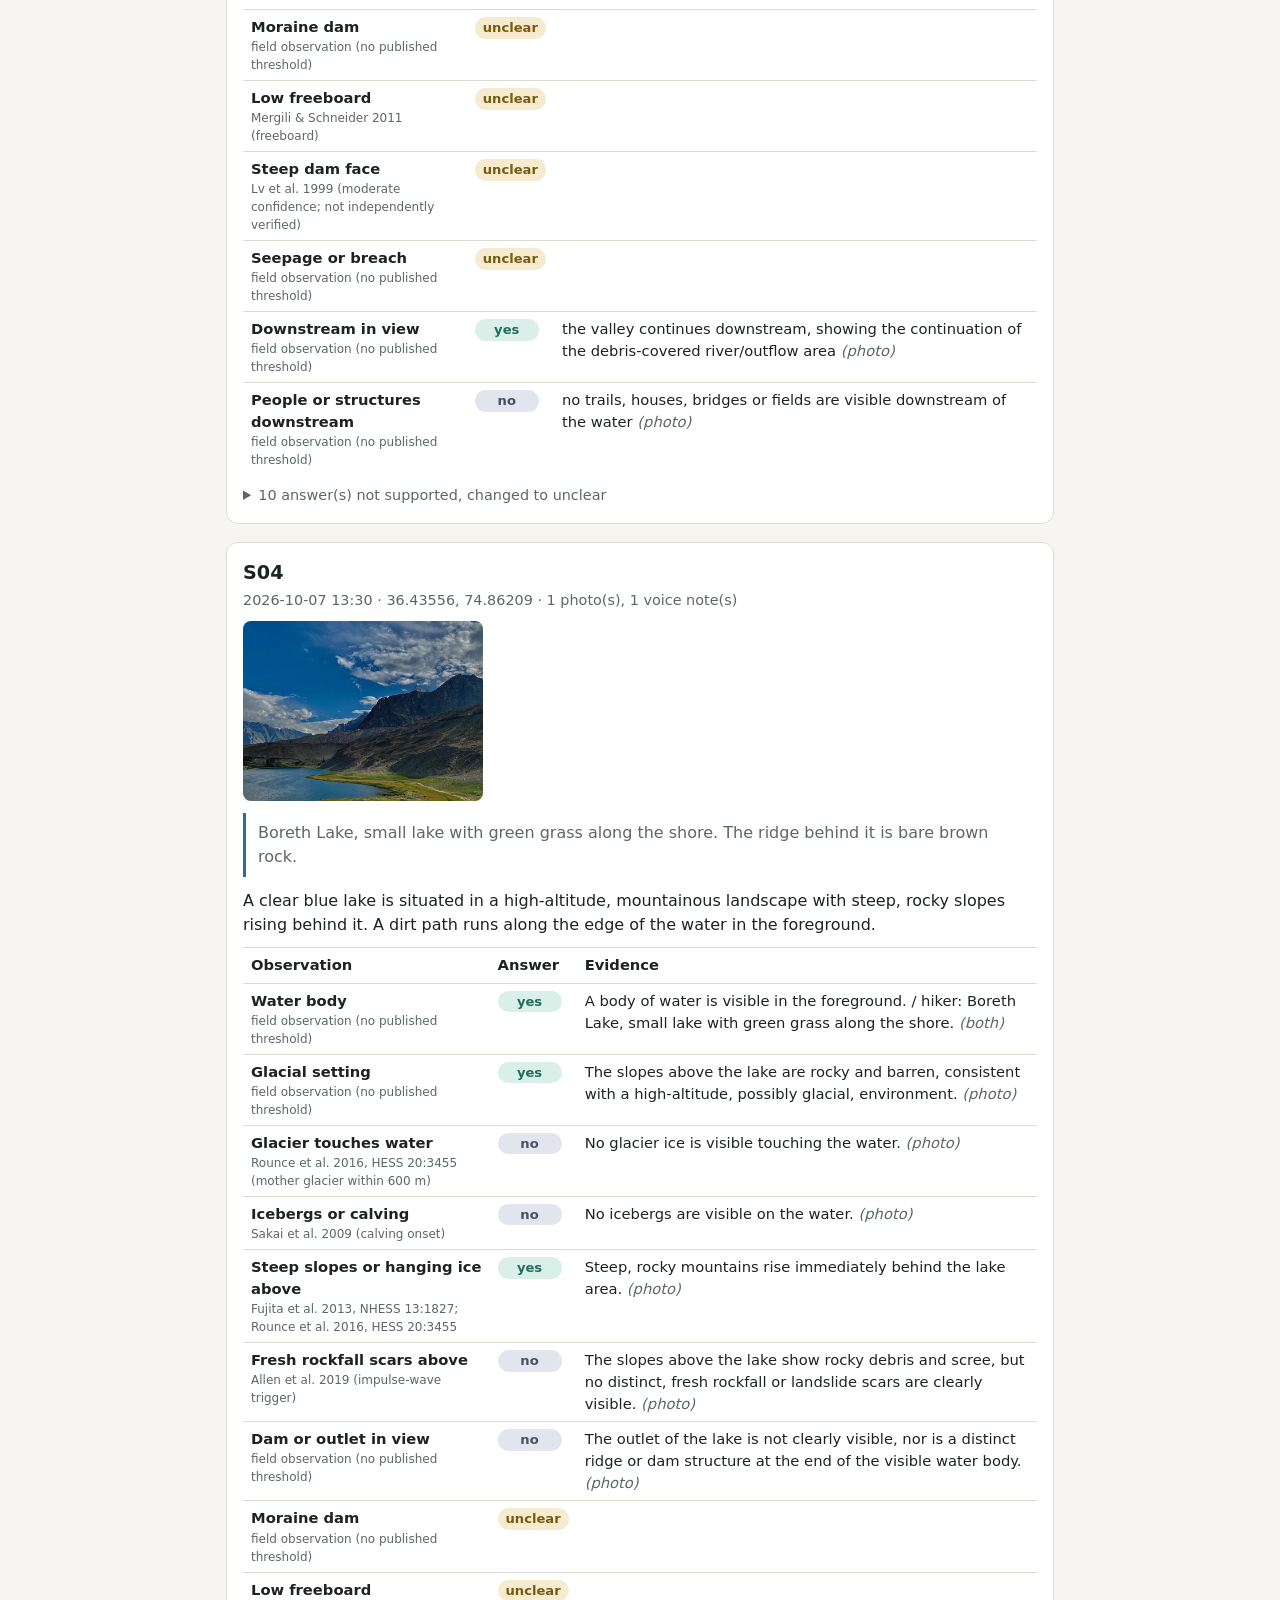
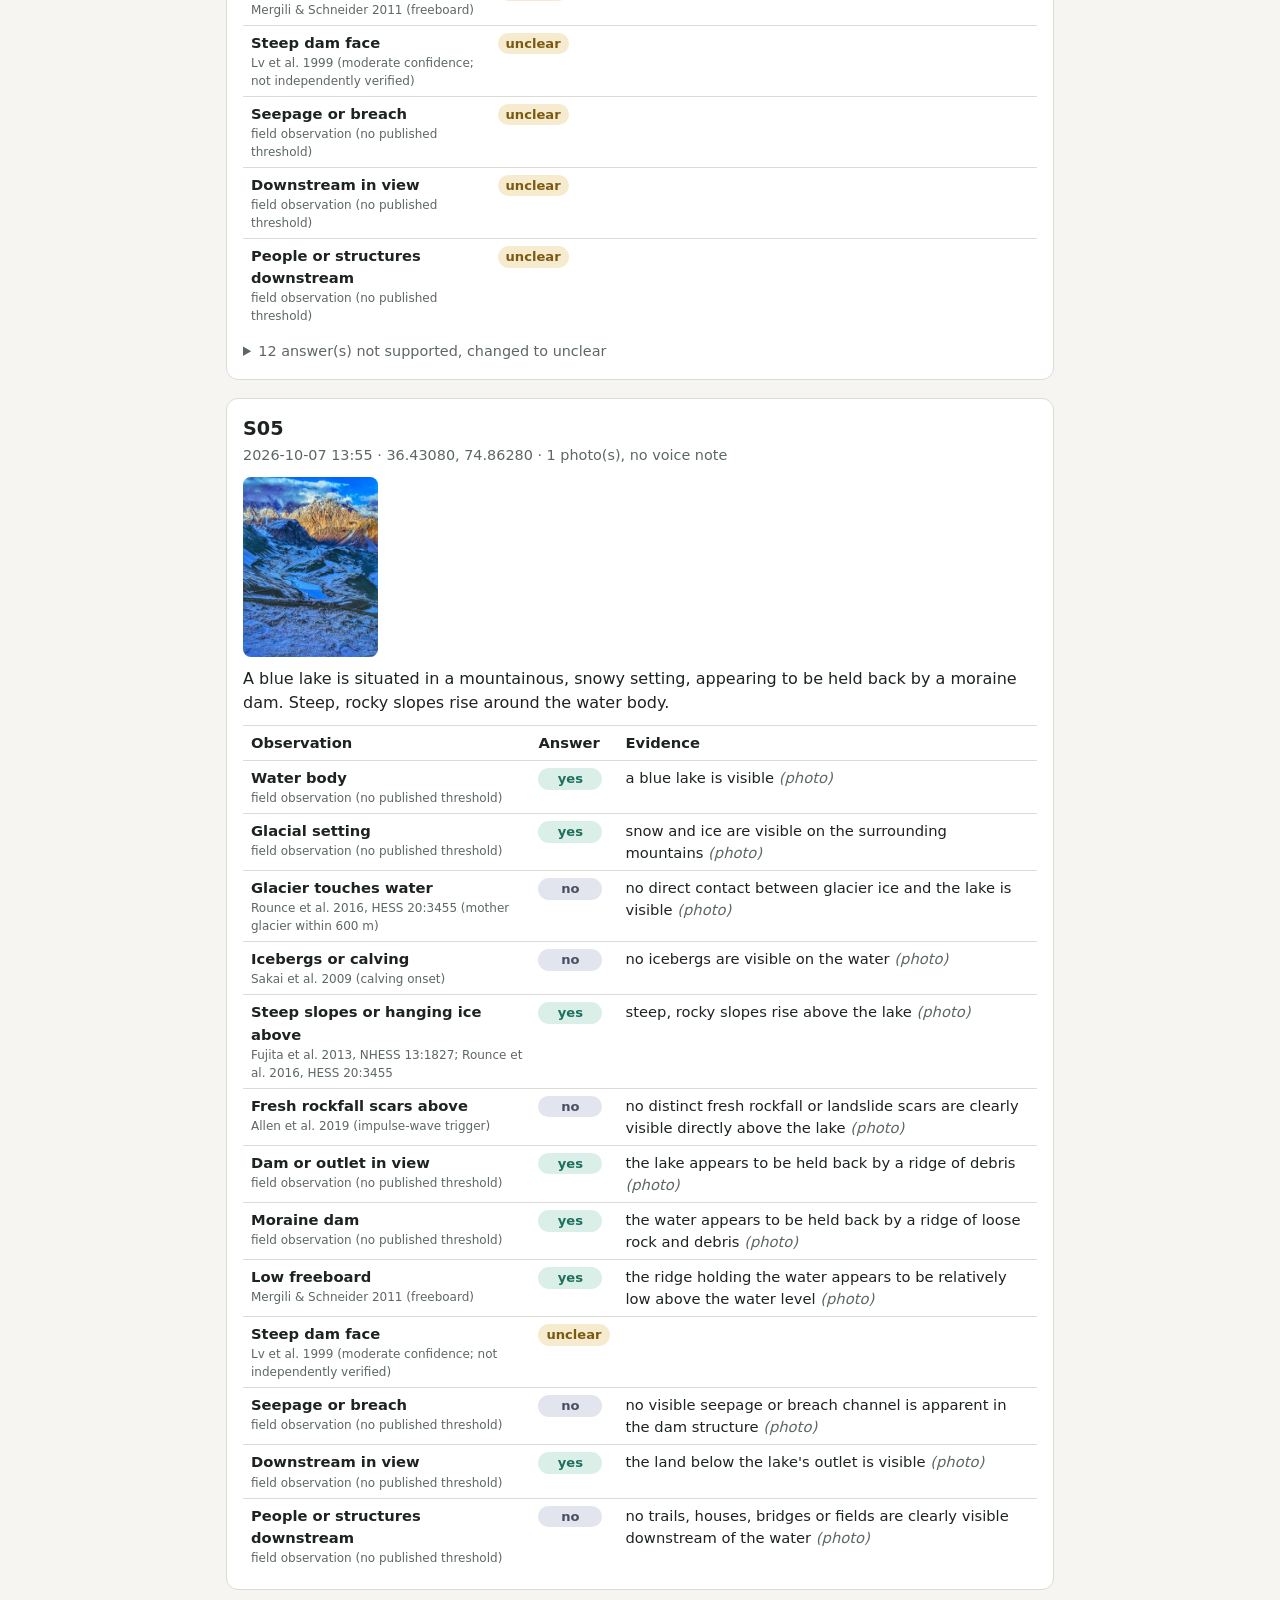
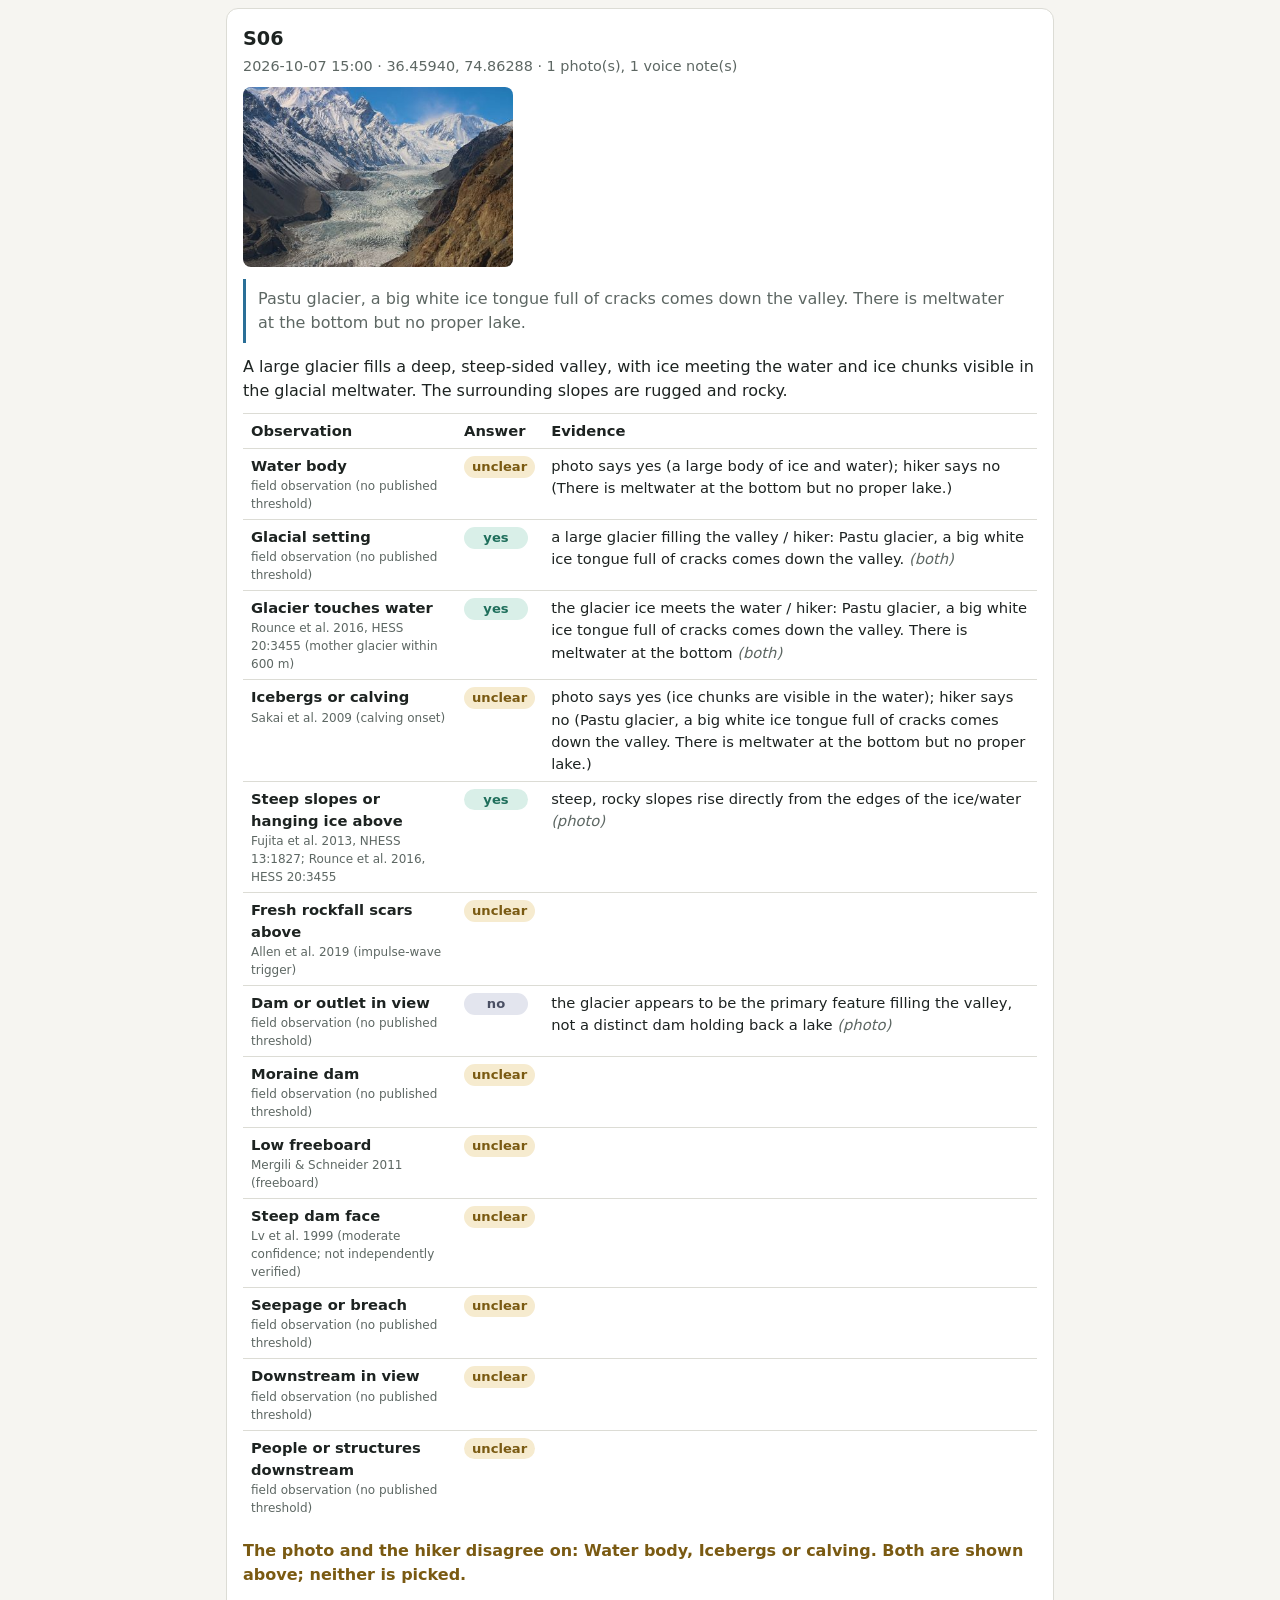
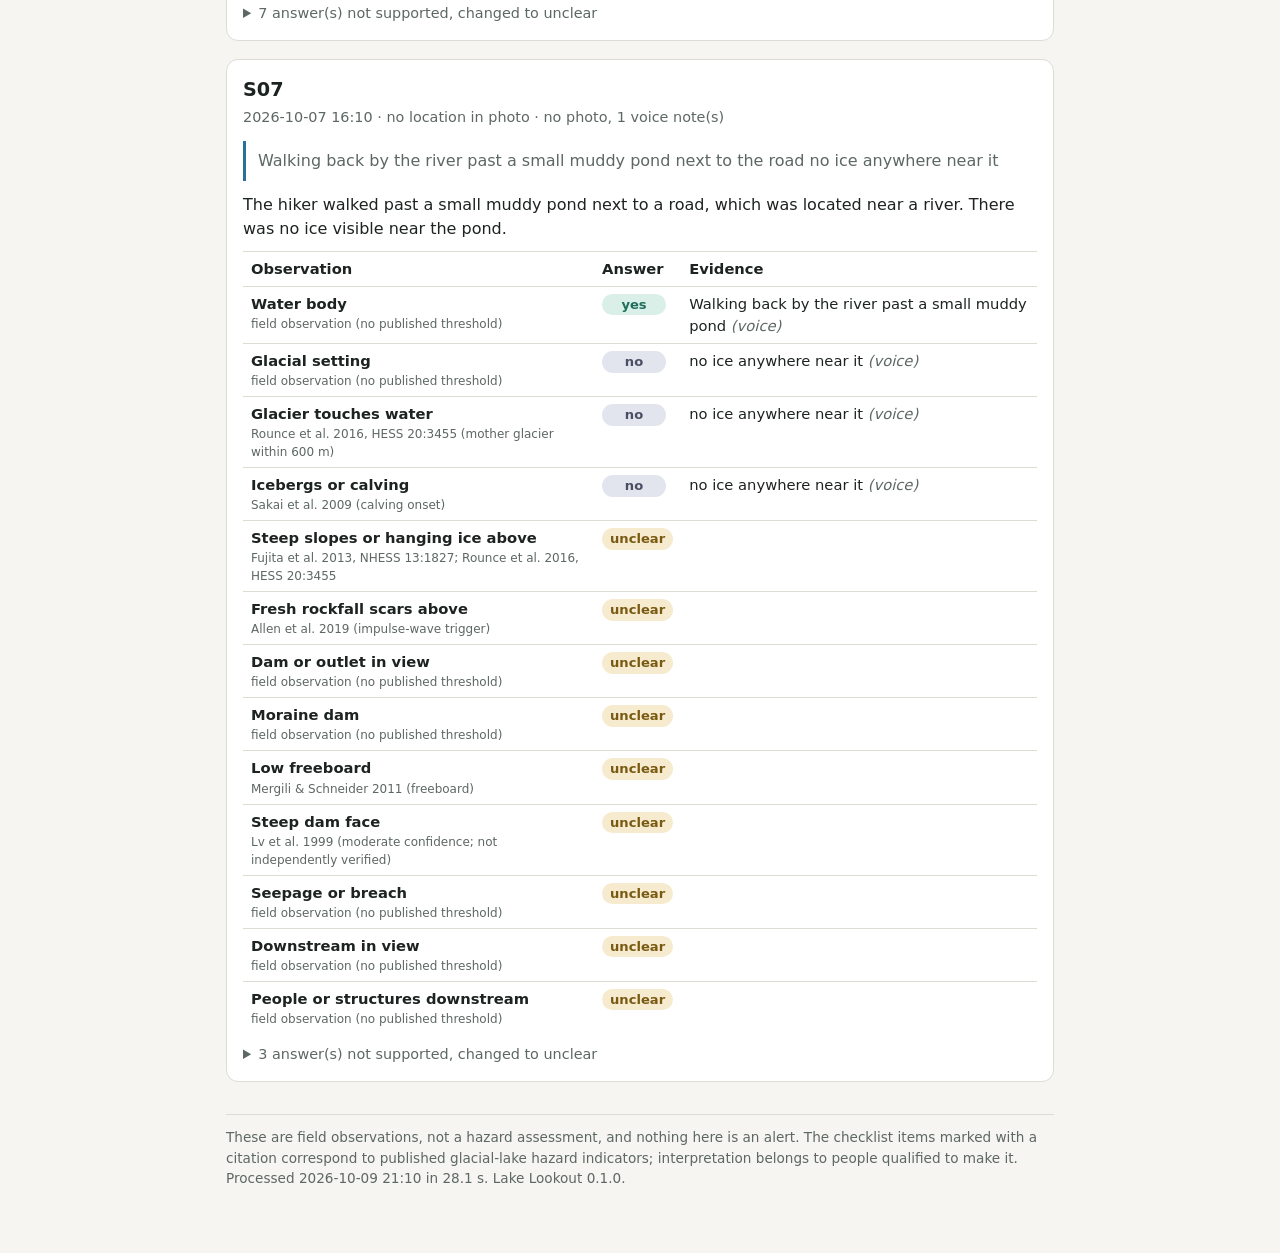
<file: docs/demo/data/out/test-hunza/trip.html>
<!doctype html><html lang="en"><head><meta charset="utf-8">
<meta name="viewport" content="width=device-width,initial-scale=1">
<title>Lake Lookout test-hunza</title><style>
:root{--bg:#f6f5f1;--card:#fff;--ink:#1d2321;--muted:#5d6763;--line:#dcdcd5;
--yes:#1f6f5c;--yesbg:#d9efe8;--no:#4a4f63;--nobg:#e3e5ee;--unc:#7a5a12;--uncbg:#f6ebcf;
--accent:#2a6f97;--err:#9b2c2c}
@media (prefers-color-scheme:dark){:root:not([data-theme=light]){--bg:#121615;--card:#1b2120;
--ink:#e6ebe8;--muted:#9aa7a2;--line:#2c3533;--yesbg:#183a31;--yes:#8fd8c1;--nobg:#262a36;
--no:#c3c8d8;--uncbg:#3a3020;--unc:#f0cf86;--accent:#7fbfe3;--err:#f19a9a}}
*{box-sizing:border-box}body{margin:0;background:var(--bg);color:var(--ink);
font:16px/1.5 system-ui,-apple-system,"Segoe UI",sans-serif}
main{max-width:860px;margin:0 auto;padding:24px 16px 64px}
h1{font-size:1.6rem;margin:0 0 4px}.lede{color:var(--muted);margin:0 0 20px}
.stats{display:flex;flex-wrap:wrap;gap:8px;margin:0 0 20px;padding:0;list-style:none}
.stats li{background:var(--card);border:1px solid var(--line);border-radius:8px;padding:6px 10px}
.stats b{font-size:1.1rem;margin-right:4px}
svg{width:100%;height:auto;background:var(--card);border:1px solid var(--line);border-radius:10px}
.route{fill:none;stroke:var(--accent);stroke-width:2.5;stroke-dasharray:6 5}
.pt{fill:var(--accent)}.pl{fill:#fff;font:600 11px system-ui;text-anchor:middle}
.stop{background:var(--card);border:1px solid var(--line);border-radius:12px;padding:16px;margin:18px 0}
.stop header h2{margin:0;font-size:1.2rem}.stop header p{margin:2px 0 10px;color:var(--muted);font-size:.9rem}
.thumbs{display:flex;gap:8px;overflow-x:auto}.thumbs img{height:180px;border-radius:8px}
blockquote{margin:12px 0;padding:8px 12px;border-left:3px solid var(--accent);color:var(--muted)}
.summary{margin:10px 0}table{width:100%;border-collapse:collapse;font-size:.92rem}
th,td{text-align:left;vertical-align:top;padding:6px 8px;border-top:1px solid var(--line)}
th small{display:block;color:var(--muted);font-weight:400;font-size:.75rem}
td em{color:var(--muted)}.chip{display:inline-block;min-width:64px;text-align:center;
border-radius:999px;padding:1px 8px;font-weight:600;font-size:.82rem}
.chip.yes{background:var(--yesbg);color:var(--yes)}.chip.no{background:var(--nobg);color:var(--no)}
.chip.unclear,.chip.none{background:var(--uncbg);color:var(--unc)}
.error{color:var(--err);font-weight:600}.conflict{color:var(--unc);font-weight:600}details{margin-top:10px;color:var(--muted);font-size:.9rem}
footer{color:var(--muted);font-size:.85rem;margin-top:32px;border-top:1px solid var(--line);padding-top:12px}
@media (max-width:560px){.thumbs img{height:130px}th small{display:none}}
</style></head><body><main>
<h1>Lake Lookout · test-hunza</h1>
<p class="lede">Field log made on this computer from the day's photos and voice notes by
gemma4:e4b, running locally with no internet connection. Every answer names
its evidence; anything the model could not see is marked unclear.</p>
<ul class="stats"><li><b>7</b>stops</li><li><b>6</b>photos</li><li><b>6</b>voice notes</li><li><b>35.1 km</b>between stops</li><li><b>23</b>yes</li><li><b>25</b>no</li><li><b>43</b>unclear</li></ul>
<svg viewBox="0 0 640 300" role="img" aria-label="Route between stops"><polyline points="206.0,237.4 434.0,252.4 424.1,104.4 425.6,81.4 426.4,88.1 426.5,47.6" class="route"/><g><circle cx="206.0" cy="237.4" r="11" class="pt"/><text x="206.0" y="241.4" class="pl">01</text></g><g><circle cx="434.0" cy="252.4" r="11" class="pt"/><text x="434.0" y="256.4" class="pl">02</text></g><g><circle cx="424.1" cy="104.4" r="11" class="pt"/><text x="424.1" y="108.4" class="pl">03</text></g><g><circle cx="425.6" cy="81.4" r="11" class="pt"/><text x="425.6" y="85.4" class="pl">04</text></g><g><circle cx="426.4" cy="88.1" r="11" class="pt"/><text x="426.4" y="92.1" class="pl">05</text></g><g><circle cx="426.5" cy="47.6" r="11" class="pt"/><text x="426.5" y="51.6" class="pl">06</text></g></svg>
<article class="stop" id="S01"><header><h2>S01</h2><p>2026-10-07 08:30 · 36.32556, 74.66972 · 1 photo(s), 1 voice note(s)</p></header><div class="thumbs"><img src="[data-uri]" alt="photo from stop S01"></div><blockquote>Starting above Karimabad. No lake here, just the fort on the ridge and the poplars turning yellow.</blockquote><p class="summary">The scene features a dramatic mountain landscape with snow-capped peaks in the background, dominated in the foreground by dense yellow foliage and a dark, rocky ridge with a structure on it.</p><table><thead><tr><th>Observation</th><th>Answer</th><th>Evidence</th></tr></thead><tbody><tr><th scope="row">Water body<small>field observation (no published threshold)</small></th><td><span class="chip no">no</span></td><td>no evidence of a lake, pond or river / hiker: No lake here <em>(both)</em></td></tr><tr><th scope="row">Glacial setting<small>field observation (no published threshold)</small></th><td><span class="chip yes">yes</span></td><td>snow-capped mountains in the background <em>(photo)</em></td></tr><tr><th scope="row">Glacier touches water<small>Rounce et al. 2016, HESS 20:3455 (mother glacier within 600 m)</small></th><td><span class="chip no">no</span></td><td>no evidence of glacier ice touching water <em>(photo)</em></td></tr><tr><th scope="row">Icebergs or calving<small>Sakai et al. 2009 (calving onset)</small></th><td><span class="chip no">no</span></td><td>no evidence of icebergs <em>(photo)</em></td></tr><tr><th scope="row">Steep slopes or hanging ice above<small>Fujita et al. 2013, NHESS 13:1827; Rounce et al. 2016, HESS 20:3455</small></th><td><span class="chip unclear">unclear</span></td><td></td></tr><tr><th scope="row">Fresh rockfall scars above<small>Allen et al. 2019 (impulse-wave trigger)</small></th><td><span class="chip no">no</span></td><td>no clear evidence of fresh rockfall or landslide scars directly above a water body <em>(photo)</em></td></tr><tr><th scope="row">Dam or outlet in view<small>field observation (no published threshold)</small></th><td><span class="chip unclear">unclear</span></td><td>photo says yes (a structure resembling a dam or fortification is visible on a ridge in the middle ground); hiker says no (No lake here, just the fort on the ridge and the poplars turning yellow.)</td></tr><tr><th scope="row">Moraine dam<small>field observation (no published threshold)</small></th><td><span class="chip no">no</span></td><td>No lake here, just the fort on the ridge and the poplars turning yellow. <em>(voice)</em></td></tr><tr><th scope="row">Low freeboard<small>Mergili &amp; Schneider 2011 (freeboard)</small></th><td><span class="chip unclear">unclear</span></td><td></td></tr><tr><th scope="row">Steep dam face<small>Lv et al. 1999 (moderate confidence; not independently verified)</small></th><td><span class="chip unclear">unclear</span></td><td></td></tr><tr><th scope="row">Seepage or breach<small>field observation (no published threshold)</small></th><td><span class="chip unclear">unclear</span></td><td></td></tr><tr><th scope="row">Downstream in view<small>field observation (no published threshold)</small></th><td><span class="chip unclear">unclear</span></td><td></td></tr><tr><th scope="row">People or structures downstream<small>field observation (no published threshold)</small></th><td><span class="chip unclear">unclear</span></td><td></td></tr></tbody></table><p class="conflict">The photo and the hiker disagree on: Dam or outlet in view. Both are shown above; neither is picked.</p><details><summary>12 answer(s) not supported, changed to unclear</summary><ul><li>People or structures downstream: model said <b>no</b>, kept as unclear (&#x27;Downstream in view&#x27; is not confirmed, so this cannot be judged from the photo)</li><li>Glacial setting: model said <b>no</b>, kept as unclear (voice evidence is not about this question)</li><li>Glacier touches water: model said <b>no</b>, kept as unclear (voice evidence is not about this question)</li><li>Icebergs or calving: model said <b>no</b>, kept as unclear (voice evidence is not about this question)</li><li>Steep slopes or hanging ice above: model said <b>no</b>, kept as unclear (voice evidence is not about this question)</li><li>Fresh rockfall scars above: model said <b>no</b>, kept as unclear (voice evidence is not about this question)</li><li>Low freeboard: model said <b>no</b>, kept as unclear (voice evidence is not about this question)</li><li>Steep dam face: model said <b>no</b>, kept as unclear (voice evidence is not about this question)</li><li>Seepage or breach: model said <b>no</b>, kept as unclear (voice evidence is not about this question)</li><li>Downstream in view: model said <b>no</b>, kept as unclear (voice evidence is not about this question)</li><li>People or structures downstream: model said <b>no</b>, kept as unclear (voice evidence is not about this question)</li><li>Seepage or breach: model said <b>no</b>, kept as unclear (&#x27;Dam or outlet in view&#x27; is not confirmed, so this cannot be judged from the photo)</li></ul></details></article><article class="stop" id="S02"><header><h2>S02</h2><p>2026-10-07 10:15 · 36.31493, 74.86944 · 1 photo(s), 1 voice note(s)</p></header><div class="thumbs"><img src="[data-uri]" alt="photo from stop S02"></div><blockquote>A bad lake from the road. Deep blue green water between bare rock slopes. No ice anywhere near the water.</blockquote><p class="summary">A large, deep blue lake is nestled in a steep, mountainous valley under a bright blue sky dotted with white clouds. The surrounding slopes are rugged and rocky, with dense evergreen trees visible in the foreground.</p><table><thead><tr><th>Observation</th><th>Answer</th><th>Evidence</th></tr></thead><tbody><tr><th scope="row">Water body<small>field observation (no published threshold)</small></th><td><span class="chip yes">yes</span></td><td>a lake / hiker: Deep blue green water <em>(both)</em></td></tr><tr><th scope="row">Glacial setting<small>field observation (no published threshold)</small></th><td><span class="chip unclear">unclear</span></td><td></td></tr><tr><th scope="row">Glacier touches water<small>Rounce et al. 2016, HESS 20:3455 (mother glacier within 600 m)</small></th><td><span class="chip no">no</span></td><td>no visible glacier ice touching the water / hiker: No ice anywhere near the water <em>(both)</em></td></tr><tr><th scope="row">Icebergs or calving<small>Sakai et al. 2009 (calving onset)</small></th><td><span class="chip no">no</span></td><td>no icebergs visible on the water / hiker: No ice anywhere near the water <em>(both)</em></td></tr><tr><th scope="row">Steep slopes or hanging ice above<small>Fujita et al. 2013, NHESS 13:1827; Rounce et al. 2016, HESS 20:3455</small></th><td><span class="chip yes">yes</span></td><td>steep slopes rise directly from the lake shore <em>(photo)</em></td></tr><tr><th scope="row">Fresh rockfall scars above<small>Allen et al. 2019 (impulse-wave trigger)</small></th><td><span class="chip no">no</span></td><td>the slopes show signs of erosion and scree, but no clearly defined fresh rockfall or landslide scars are visible directly above the lake <em>(photo)</em></td></tr><tr><th scope="row">Dam or outlet in view<small>field observation (no published threshold)</small></th><td><span class="chip no">no</span></td><td>the lake extends into a valley, and the far end shows a continuation of the valley walls, but no clear dam structure is visible at the outlet <em>(photo)</em></td></tr><tr><th scope="row">Moraine dam<small>field observation (no published threshold)</small></th><td><span class="chip unclear">unclear</span></td><td></td></tr><tr><th scope="row">Low freeboard<small>Mergili &amp; Schneider 2011 (freeboard)</small></th><td><span class="chip unclear">unclear</span></td><td></td></tr><tr><th scope="row">Steep dam face<small>Lv et al. 1999 (moderate confidence; not independently verified)</small></th><td><span class="chip unclear">unclear</span></td><td></td></tr><tr><th scope="row">Seepage or breach<small>field observation (no published threshold)</small></th><td><span class="chip unclear">unclear</span></td><td></td></tr><tr><th scope="row">Downstream in view<small>field observation (no published threshold)</small></th><td><span class="chip yes">yes</span></td><td>the lake continues into a valley, and land is visible beyond the lake&#x27;s visible extent <em>(photo)</em></td></tr><tr><th scope="row">People or structures downstream<small>field observation (no published threshold)</small></th><td><span class="chip unclear">unclear</span></td><td></td></tr></tbody></table><details><summary>5 answer(s) not supported, changed to unclear</summary><ul><li>Moraine dam: model said <b>no</b>, kept as unclear (&#x27;Dam or outlet in view&#x27; is not confirmed, so this cannot be judged from the photo)</li><li>Dam or outlet in view: model said <b>no</b>, kept as unclear (evidence attributed to the voice note is not in the transcript)</li><li>Moraine dam: model said <b>no</b>, kept as unclear (evidence attributed to the voice note is not in the transcript)</li><li>Seepage or breach: model said <b>no</b>, kept as unclear (evidence attributed to the voice note is not in the transcript)</li><li>People or structures downstream: model said <b>no</b>, kept as unclear (evidence attributed to the voice note is not in the transcript)</li></ul></details></article><article class="stop" id="S03"><header><h2>S03</h2><p>2026-10-07 12:00 · 36.41929, 74.86081 · 1 photo(s), 1 voice note(s)</p></header><div class="thumbs"><img src="[data-uri]" alt="photo from stop S03"></div><blockquote>Gulkan Glacier from the viewpoint. The lower ice is covered in grey rubble. I can&#x27;t see a lake at the snout from here.</blockquote><p class="summary">The scene depicts a vast, high-altitude glacial valley with a large, debris-covered river flowing through it, flanked by steep, dark rock walls and towering, snow-covered mountains in the background.</p><table><thead><tr><th>Observation</th><th>Answer</th><th>Evidence</th></tr></thead><tbody><tr><th scope="row">Water body<small>field observation (no published threshold)</small></th><td><span class="chip yes">yes</span></td><td>a large body of water/river flowing through the valley <em>(photo)</em></td></tr><tr><th scope="row">Glacial setting<small>field observation (no published threshold)</small></th><td><span class="chip yes">yes</span></td><td>snow and ice covering the high mountains, and a large valley glacier visible / hiker: Gulkan Glacier from the viewpoint. The lower ice is covered in grey rubble. <em>(both)</em></td></tr><tr><th scope="row">Glacier touches water<small>Rounce et al. 2016, HESS 20:3455 (mother glacier within 600 m)</small></th><td><span class="chip yes">yes</span></td><td>the glacier terminates into the large body of water/river <em>(photo)</em></td></tr><tr><th scope="row">Icebergs or calving<small>Sakai et al. 2009 (calving onset)</small></th><td><span class="chip no">no</span></td><td>no icebergs visible on the water <em>(photo)</em></td></tr><tr><th scope="row">Steep slopes or hanging ice above<small>Fujita et al. 2013, NHESS 13:1827; Rounce et al. 2016, HESS 20:3455</small></th><td><span class="chip yes">yes</span></td><td>steep, dark rock walls rise directly from the sides of the valley containing the water <em>(photo)</em></td></tr><tr><th scope="row">Fresh rockfall scars above<small>Allen et al. 2019 (impulse-wave trigger)</small></th><td><span class="chip no">no</span></td><td>no distinct fresh rockfall or landslide scars are clearly visible on the immediate slopes above the water <em>(photo)</em></td></tr><tr><th scope="row">Dam or outlet in view<small>field observation (no published threshold)</small></th><td><span class="chip unclear">unclear</span></td><td></td></tr><tr><th scope="row">Moraine dam<small>field observation (no published threshold)</small></th><td><span class="chip unclear">unclear</span></td><td></td></tr><tr><th scope="row">Low freeboard<small>Mergili &amp; Schneider 2011 (freeboard)</small></th><td><span class="chip unclear">unclear</span></td><td></td></tr><tr><th scope="row">Steep dam face<small>Lv et al. 1999 (moderate confidence; not independently verified)</small></th><td><span class="chip unclear">unclear</span></td><td></td></tr><tr><th scope="row">Seepage or breach<small>field observation (no published threshold)</small></th><td><span class="chip unclear">unclear</span></td><td></td></tr><tr><th scope="row">Downstream in view<small>field observation (no published threshold)</small></th><td><span class="chip yes">yes</span></td><td>the valley continues downstream, showing the continuation of the debris-covered river/outflow area <em>(photo)</em></td></tr><tr><th scope="row">People or structures downstream<small>field observation (no published threshold)</small></th><td><span class="chip no">no</span></td><td>no trails, houses, bridges or fields are visible downstream of the water <em>(photo)</em></td></tr></tbody></table><details><summary>10 answer(s) not supported, changed to unclear</summary><ul><li>Seepage or breach: model said <b>no</b>, kept as unclear (&#x27;Dam or outlet in view&#x27; is not confirmed, so this cannot be judged from the photo)</li><li>Water body: model said <b>no</b>, kept as unclear (the evidence says this part cannot be seen)</li><li>Icebergs or calving: model said <b>no</b>, kept as unclear (the evidence says this part cannot be seen)</li><li>Dam or outlet in view: model said <b>no</b>, kept as unclear (voice evidence is not about this question)</li><li>Moraine dam: model said <b>no</b>, kept as unclear (the evidence says this part cannot be seen)</li><li>Low freeboard: model said <b>no</b>, kept as unclear (the evidence says this part cannot be seen)</li><li>Steep dam face: model said <b>no</b>, kept as unclear (the evidence says this part cannot be seen)</li><li>Seepage or breach: model said <b>no</b>, kept as unclear (the evidence says this part cannot be seen)</li><li>Downstream in view: model said <b>no</b>, kept as unclear (voice evidence is not about this question)</li><li>People or structures downstream: model said <b>no</b>, kept as unclear (the evidence says this part cannot be seen)</li></ul></details></article><article class="stop" id="S04"><header><h2>S04</h2><p>2026-10-07 13:30 · 36.43556, 74.86209 · 1 photo(s), 1 voice note(s)</p></header><div class="thumbs"><img src="[data-uri]" alt="photo from stop S04"></div><blockquote>Boreth Lake, small lake with green grass along the shore. The ridge behind it is bare brown rock.</blockquote><p class="summary">A clear blue lake is situated in a high-altitude, mountainous landscape with steep, rocky slopes rising behind it. A dirt path runs along the edge of the water in the foreground.</p><table><thead><tr><th>Observation</th><th>Answer</th><th>Evidence</th></tr></thead><tbody><tr><th scope="row">Water body<small>field observation (no published threshold)</small></th><td><span class="chip yes">yes</span></td><td>A body of water is visible in the foreground. / hiker: Boreth Lake, small lake with green grass along the shore. <em>(both)</em></td></tr><tr><th scope="row">Glacial setting<small>field observation (no published threshold)</small></th><td><span class="chip yes">yes</span></td><td>The slopes above the lake are rocky and barren, consistent with a high-altitude, possibly glacial, environment. <em>(photo)</em></td></tr><tr><th scope="row">Glacier touches water<small>Rounce et al. 2016, HESS 20:3455 (mother glacier within 600 m)</small></th><td><span class="chip no">no</span></td><td>No glacier ice is visible touching the water. <em>(photo)</em></td></tr><tr><th scope="row">Icebergs or calving<small>Sakai et al. 2009 (calving onset)</small></th><td><span class="chip no">no</span></td><td>No icebergs are visible on the water. <em>(photo)</em></td></tr><tr><th scope="row">Steep slopes or hanging ice above<small>Fujita et al. 2013, NHESS 13:1827; Rounce et al. 2016, HESS 20:3455</small></th><td><span class="chip yes">yes</span></td><td>Steep, rocky mountains rise immediately behind the lake area. <em>(photo)</em></td></tr><tr><th scope="row">Fresh rockfall scars above<small>Allen et al. 2019 (impulse-wave trigger)</small></th><td><span class="chip no">no</span></td><td>The slopes above the lake show rocky debris and scree, but no distinct, fresh rockfall or landslide scars are clearly visible. <em>(photo)</em></td></tr><tr><th scope="row">Dam or outlet in view<small>field observation (no published threshold)</small></th><td><span class="chip no">no</span></td><td>The outlet of the lake is not clearly visible, nor is a distinct ridge or dam structure at the end of the visible water body. <em>(photo)</em></td></tr><tr><th scope="row">Moraine dam<small>field observation (no published threshold)</small></th><td><span class="chip unclear">unclear</span></td><td></td></tr><tr><th scope="row">Low freeboard<small>Mergili &amp; Schneider 2011 (freeboard)</small></th><td><span class="chip unclear">unclear</span></td><td></td></tr><tr><th scope="row">Steep dam face<small>Lv et al. 1999 (moderate confidence; not independently verified)</small></th><td><span class="chip unclear">unclear</span></td><td></td></tr><tr><th scope="row">Seepage or breach<small>field observation (no published threshold)</small></th><td><span class="chip unclear">unclear</span></td><td></td></tr><tr><th scope="row">Downstream in view<small>field observation (no published threshold)</small></th><td><span class="chip unclear">unclear</span></td><td></td></tr><tr><th scope="row">People or structures downstream<small>field observation (no published threshold)</small></th><td><span class="chip unclear">unclear</span></td><td></td></tr></tbody></table><details><summary>12 answer(s) not supported, changed to unclear</summary><ul><li>Moraine dam: model said <b>no</b>, kept as unclear (&#x27;Dam or outlet in view&#x27; is not confirmed, so this cannot be judged from the photo)</li><li>People or structures downstream: model said <b>yes</b>, kept as unclear (&#x27;Downstream in view&#x27; is not confirmed, so this cannot be judged from the photo)</li><li>Glacial setting: model said <b>no</b>, kept as unclear (voice evidence is not about this question)</li><li>Icebergs or calving: model said <b>no</b>, kept as unclear (&#x27;no&#x27; given with no evidence)</li><li>Fresh rockfall scars above: model said <b>no</b>, kept as unclear (&#x27;no&#x27; given with no evidence)</li><li>Dam or outlet in view: model said <b>no</b>, kept as unclear (&#x27;no&#x27; given with no evidence)</li><li>Moraine dam: model said <b>no</b>, kept as unclear (&#x27;no&#x27; given with no evidence)</li><li>Low freeboard: model said <b>no</b>, kept as unclear (&#x27;no&#x27; given with no evidence)</li><li>Steep dam face: model said <b>no</b>, kept as unclear (&#x27;no&#x27; given with no evidence)</li><li>Seepage or breach: model said <b>no</b>, kept as unclear (&#x27;no&#x27; given with no evidence)</li><li>Downstream in view: model said <b>no</b>, kept as unclear (&#x27;no&#x27; given with no evidence)</li><li>People or structures downstream: model said <b>no</b>, kept as unclear (&#x27;no&#x27; given with no evidence)</li></ul></details></article><article class="stop" id="S05"><header><h2>S05</h2><p>2026-10-07 13:55 · 36.43080, 74.86280 · 1 photo(s), no voice note</p></header><div class="thumbs"><img src="[data-uri]" alt="photo from stop S05"></div><p class="summary">A blue lake is situated in a mountainous, snowy setting, appearing to be held back by a moraine dam. Steep, rocky slopes rise around the water body.</p><table><thead><tr><th>Observation</th><th>Answer</th><th>Evidence</th></tr></thead><tbody><tr><th scope="row">Water body<small>field observation (no published threshold)</small></th><td><span class="chip yes">yes</span></td><td>a blue lake is visible <em>(photo)</em></td></tr><tr><th scope="row">Glacial setting<small>field observation (no published threshold)</small></th><td><span class="chip yes">yes</span></td><td>snow and ice are visible on the surrounding mountains <em>(photo)</em></td></tr><tr><th scope="row">Glacier touches water<small>Rounce et al. 2016, HESS 20:3455 (mother glacier within 600 m)</small></th><td><span class="chip no">no</span></td><td>no direct contact between glacier ice and the lake is visible <em>(photo)</em></td></tr><tr><th scope="row">Icebergs or calving<small>Sakai et al. 2009 (calving onset)</small></th><td><span class="chip no">no</span></td><td>no icebergs are visible on the water <em>(photo)</em></td></tr><tr><th scope="row">Steep slopes or hanging ice above<small>Fujita et al. 2013, NHESS 13:1827; Rounce et al. 2016, HESS 20:3455</small></th><td><span class="chip yes">yes</span></td><td>steep, rocky slopes rise above the lake <em>(photo)</em></td></tr><tr><th scope="row">Fresh rockfall scars above<small>Allen et al. 2019 (impulse-wave trigger)</small></th><td><span class="chip no">no</span></td><td>no distinct fresh rockfall or landslide scars are clearly visible directly above the lake <em>(photo)</em></td></tr><tr><th scope="row">Dam or outlet in view<small>field observation (no published threshold)</small></th><td><span class="chip yes">yes</span></td><td>the lake appears to be held back by a ridge of debris <em>(photo)</em></td></tr><tr><th scope="row">Moraine dam<small>field observation (no published threshold)</small></th><td><span class="chip yes">yes</span></td><td>the water appears to be held back by a ridge of loose rock and debris <em>(photo)</em></td></tr><tr><th scope="row">Low freeboard<small>Mergili &amp; Schneider 2011 (freeboard)</small></th><td><span class="chip yes">yes</span></td><td>the ridge holding the water appears to be relatively low above the water level <em>(photo)</em></td></tr><tr><th scope="row">Steep dam face<small>Lv et al. 1999 (moderate confidence; not independently verified)</small></th><td><span class="chip unclear">unclear</span></td><td></td></tr><tr><th scope="row">Seepage or breach<small>field observation (no published threshold)</small></th><td><span class="chip no">no</span></td><td>no visible seepage or breach channel is apparent in the dam structure <em>(photo)</em></td></tr><tr><th scope="row">Downstream in view<small>field observation (no published threshold)</small></th><td><span class="chip yes">yes</span></td><td>the land below the lake&#x27;s outlet is visible <em>(photo)</em></td></tr><tr><th scope="row">People or structures downstream<small>field observation (no published threshold)</small></th><td><span class="chip no">no</span></td><td>no trails, houses, bridges or fields are clearly visible downstream of the water <em>(photo)</em></td></tr></tbody></table></article><article class="stop" id="S06"><header><h2>S06</h2><p>2026-10-07 15:00 · 36.45940, 74.86288 · 1 photo(s), 1 voice note(s)</p></header><div class="thumbs"><img src="[data-uri]" alt="photo from stop S06"></div><blockquote>Pastu glacier, a big white ice tongue full of cracks comes down the valley. There is meltwater at the bottom but no proper lake.</blockquote><p class="summary">A large glacier fills a deep, steep-sided valley, with ice meeting the water and ice chunks visible in the glacial meltwater. The surrounding slopes are rugged and rocky.</p><table><thead><tr><th>Observation</th><th>Answer</th><th>Evidence</th></tr></thead><tbody><tr><th scope="row">Water body<small>field observation (no published threshold)</small></th><td><span class="chip unclear">unclear</span></td><td>photo says yes (a large body of ice and water); hiker says no (There is meltwater at the bottom but no proper lake.)</td></tr><tr><th scope="row">Glacial setting<small>field observation (no published threshold)</small></th><td><span class="chip yes">yes</span></td><td>a large glacier filling the valley / hiker: Pastu glacier, a big white ice tongue full of cracks comes down the valley. <em>(both)</em></td></tr><tr><th scope="row">Glacier touches water<small>Rounce et al. 2016, HESS 20:3455 (mother glacier within 600 m)</small></th><td><span class="chip yes">yes</span></td><td>the glacier ice meets the water / hiker: Pastu glacier, a big white ice tongue full of cracks comes down the valley. There is meltwater at the bottom <em>(both)</em></td></tr><tr><th scope="row">Icebergs or calving<small>Sakai et al. 2009 (calving onset)</small></th><td><span class="chip unclear">unclear</span></td><td>photo says yes (ice chunks are visible in the water); hiker says no (Pastu glacier, a big white ice tongue full of cracks comes down the valley. There is meltwater at the bottom but no proper lake.)</td></tr><tr><th scope="row">Steep slopes or hanging ice above<small>Fujita et al. 2013, NHESS 13:1827; Rounce et al. 2016, HESS 20:3455</small></th><td><span class="chip yes">yes</span></td><td>steep, rocky slopes rise directly from the edges of the ice/water <em>(photo)</em></td></tr><tr><th scope="row">Fresh rockfall scars above<small>Allen et al. 2019 (impulse-wave trigger)</small></th><td><span class="chip unclear">unclear</span></td><td></td></tr><tr><th scope="row">Dam or outlet in view<small>field observation (no published threshold)</small></th><td><span class="chip no">no</span></td><td>the glacier appears to be the primary feature filling the valley, not a distinct dam holding back a lake <em>(photo)</em></td></tr><tr><th scope="row">Moraine dam<small>field observation (no published threshold)</small></th><td><span class="chip unclear">unclear</span></td><td></td></tr><tr><th scope="row">Low freeboard<small>Mergili &amp; Schneider 2011 (freeboard)</small></th><td><span class="chip unclear">unclear</span></td><td></td></tr><tr><th scope="row">Steep dam face<small>Lv et al. 1999 (moderate confidence; not independently verified)</small></th><td><span class="chip unclear">unclear</span></td><td></td></tr><tr><th scope="row">Seepage or breach<small>field observation (no published threshold)</small></th><td><span class="chip unclear">unclear</span></td><td></td></tr><tr><th scope="row">Downstream in view<small>field observation (no published threshold)</small></th><td><span class="chip unclear">unclear</span></td><td></td></tr><tr><th scope="row">People or structures downstream<small>field observation (no published threshold)</small></th><td><span class="chip unclear">unclear</span></td><td></td></tr></tbody></table><p class="conflict">The photo and the hiker disagree on: Water body, Icebergs or calving. Both are shown above; neither is picked.</p><details><summary>7 answer(s) not supported, changed to unclear</summary><ul><li>Moraine dam: model said <b>no</b>, kept as unclear (&#x27;Dam or outlet in view&#x27; is not confirmed, so this cannot be judged from the photo)</li><li>People or structures downstream: model said <b>no</b>, kept as unclear (&#x27;Downstream in view&#x27; is not confirmed, so this cannot be judged from the photo)</li><li>Dam or outlet in view: model said <b>no</b>, kept as unclear (voice evidence is not about this question)</li><li>Moraine dam: model said <b>no</b>, kept as unclear (voice evidence is not about this question)</li><li>Low freeboard: model said <b>no</b>, kept as unclear (voice evidence is not about this question)</li><li>Steep dam face: model said <b>no</b>, kept as unclear (voice evidence is not about this question)</li><li>Seepage or breach: model said <b>no</b>, kept as unclear (voice evidence is not about this question)</li></ul></details></article><article class="stop" id="S07"><header><h2>S07</h2><p>2026-10-07 16:10 · no location in photo · no photo, 1 voice note(s)</p></header><blockquote>Walking back by the river past a small muddy pond next to the road no ice anywhere near it</blockquote><p class="summary">The hiker walked past a small muddy pond next to a road, which was located near a river. There was no ice visible near the pond.</p><table><thead><tr><th>Observation</th><th>Answer</th><th>Evidence</th></tr></thead><tbody><tr><th scope="row">Water body<small>field observation (no published threshold)</small></th><td><span class="chip yes">yes</span></td><td>Walking back by the river past a small muddy pond <em>(voice)</em></td></tr><tr><th scope="row">Glacial setting<small>field observation (no published threshold)</small></th><td><span class="chip no">no</span></td><td>no ice anywhere near it <em>(voice)</em></td></tr><tr><th scope="row">Glacier touches water<small>Rounce et al. 2016, HESS 20:3455 (mother glacier within 600 m)</small></th><td><span class="chip no">no</span></td><td>no ice anywhere near it <em>(voice)</em></td></tr><tr><th scope="row">Icebergs or calving<small>Sakai et al. 2009 (calving onset)</small></th><td><span class="chip no">no</span></td><td>no ice anywhere near it <em>(voice)</em></td></tr><tr><th scope="row">Steep slopes or hanging ice above<small>Fujita et al. 2013, NHESS 13:1827; Rounce et al. 2016, HESS 20:3455</small></th><td><span class="chip unclear">unclear</span></td><td></td></tr><tr><th scope="row">Fresh rockfall scars above<small>Allen et al. 2019 (impulse-wave trigger)</small></th><td><span class="chip unclear">unclear</span></td><td></td></tr><tr><th scope="row">Dam or outlet in view<small>field observation (no published threshold)</small></th><td><span class="chip unclear">unclear</span></td><td></td></tr><tr><th scope="row">Moraine dam<small>field observation (no published threshold)</small></th><td><span class="chip unclear">unclear</span></td><td></td></tr><tr><th scope="row">Low freeboard<small>Mergili &amp; Schneider 2011 (freeboard)</small></th><td><span class="chip unclear">unclear</span></td><td></td></tr><tr><th scope="row">Steep dam face<small>Lv et al. 1999 (moderate confidence; not independently verified)</small></th><td><span class="chip unclear">unclear</span></td><td></td></tr><tr><th scope="row">Seepage or breach<small>field observation (no published threshold)</small></th><td><span class="chip unclear">unclear</span></td><td></td></tr><tr><th scope="row">Downstream in view<small>field observation (no published threshold)</small></th><td><span class="chip unclear">unclear</span></td><td></td></tr><tr><th scope="row">People or structures downstream<small>field observation (no published threshold)</small></th><td><span class="chip unclear">unclear</span></td><td></td></tr></tbody></table><details><summary>3 answer(s) not supported, changed to unclear</summary><ul><li>Dam or outlet in view: model said <b>no</b>, kept as unclear (evidence attributed to the voice note is not in the transcript)</li><li>Moraine dam: model said <b>no</b>, kept as unclear (evidence attributed to the voice note is not in the transcript)</li><li>Seepage or breach: model said <b>no</b>, kept as unclear (evidence attributed to the voice note is not in the transcript)</li></ul></details></article>
<footer>These are field observations, not a hazard assessment, and nothing here is an
alert. The checklist items marked with a citation correspond to published glacial-lake
hazard indicators; interpretation belongs to people qualified to make it. Processed
2026-10-09 21:10 in 28.1 s. Lake Lookout 0.1.0.</footer>
</main></body></html>
</file>
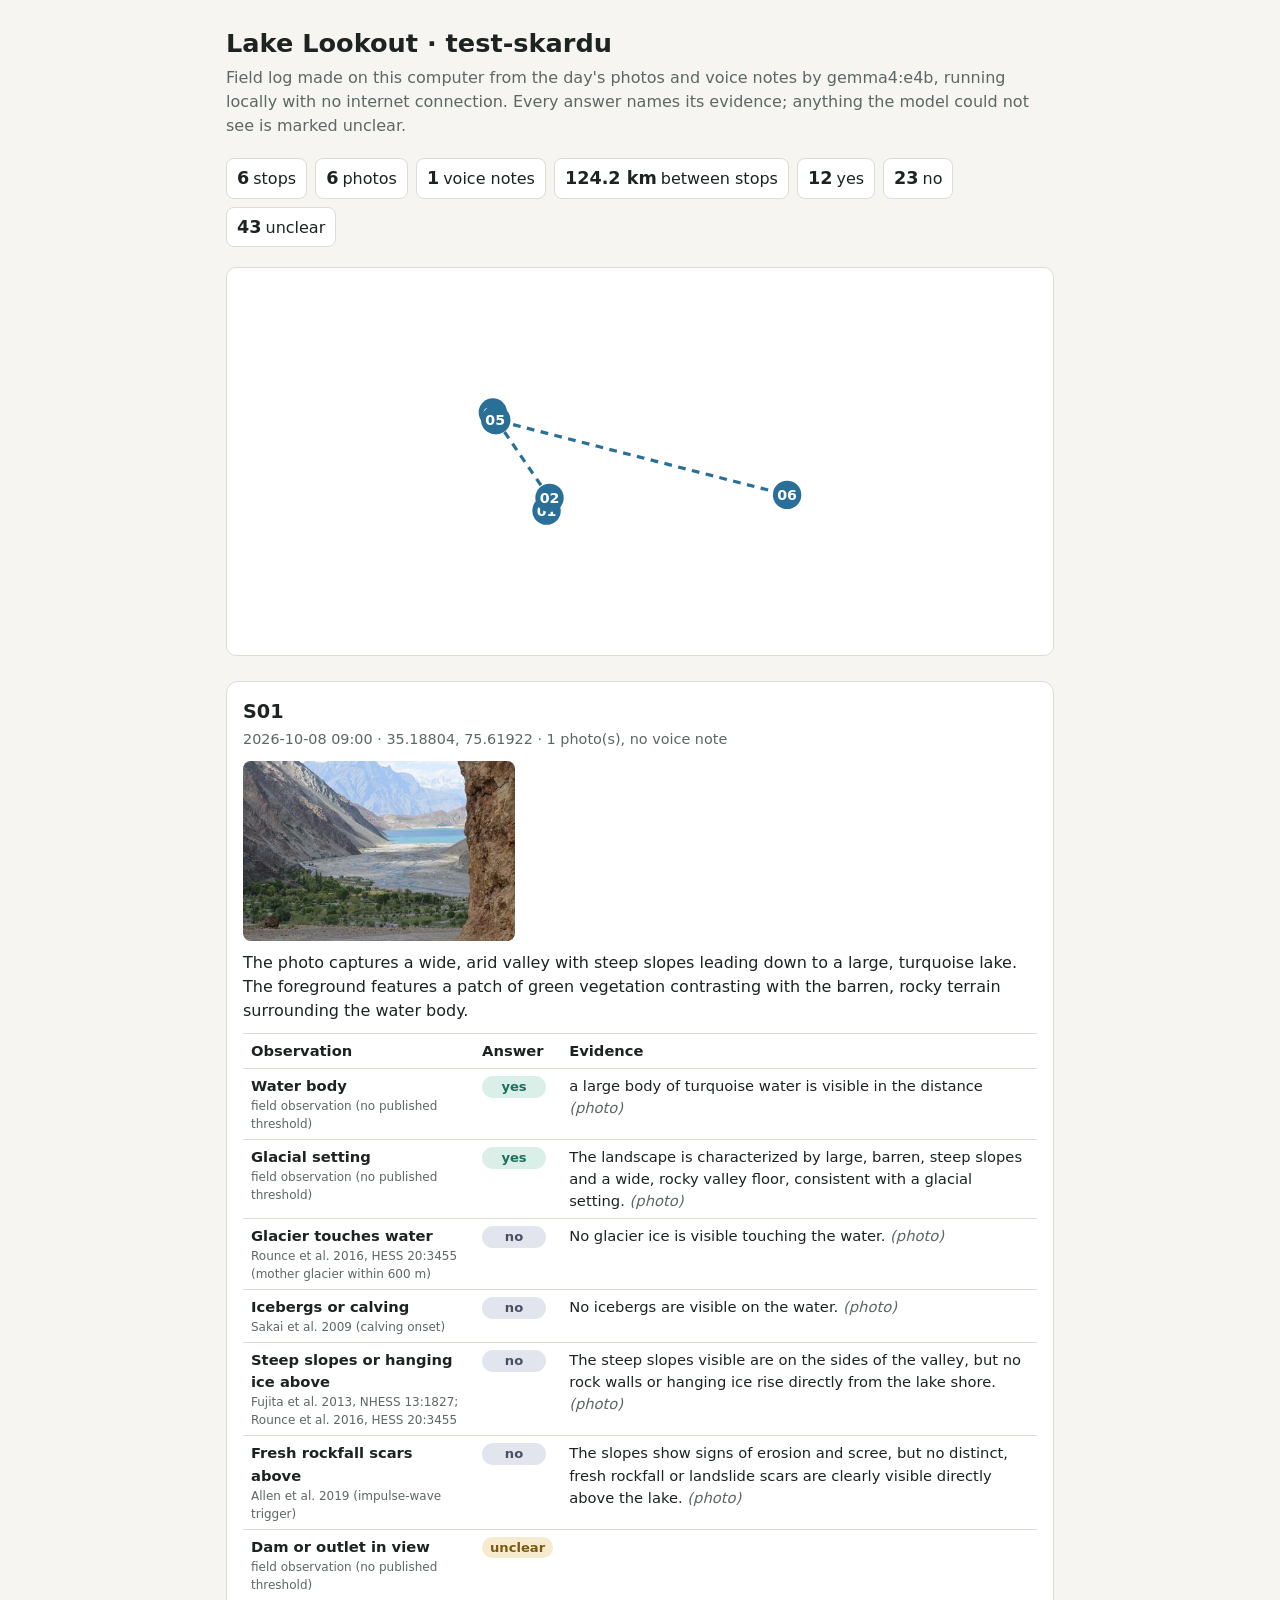
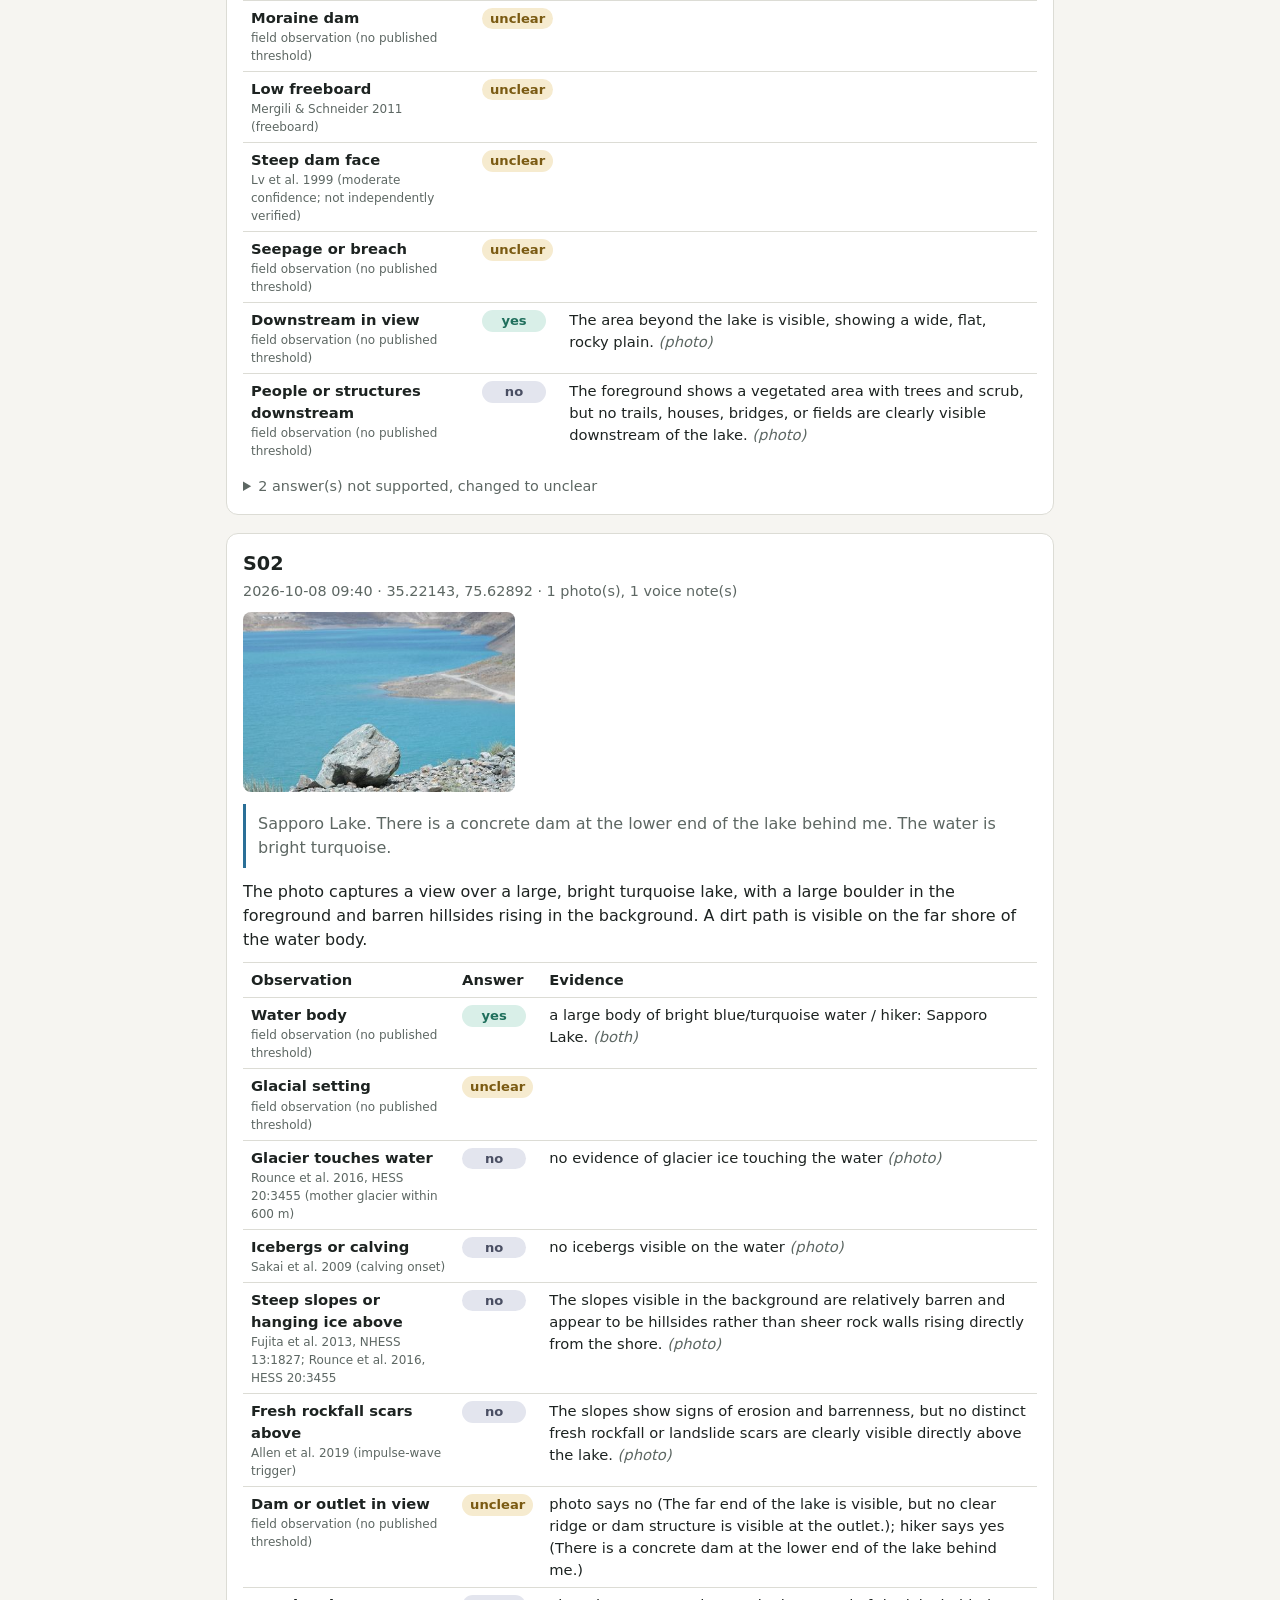
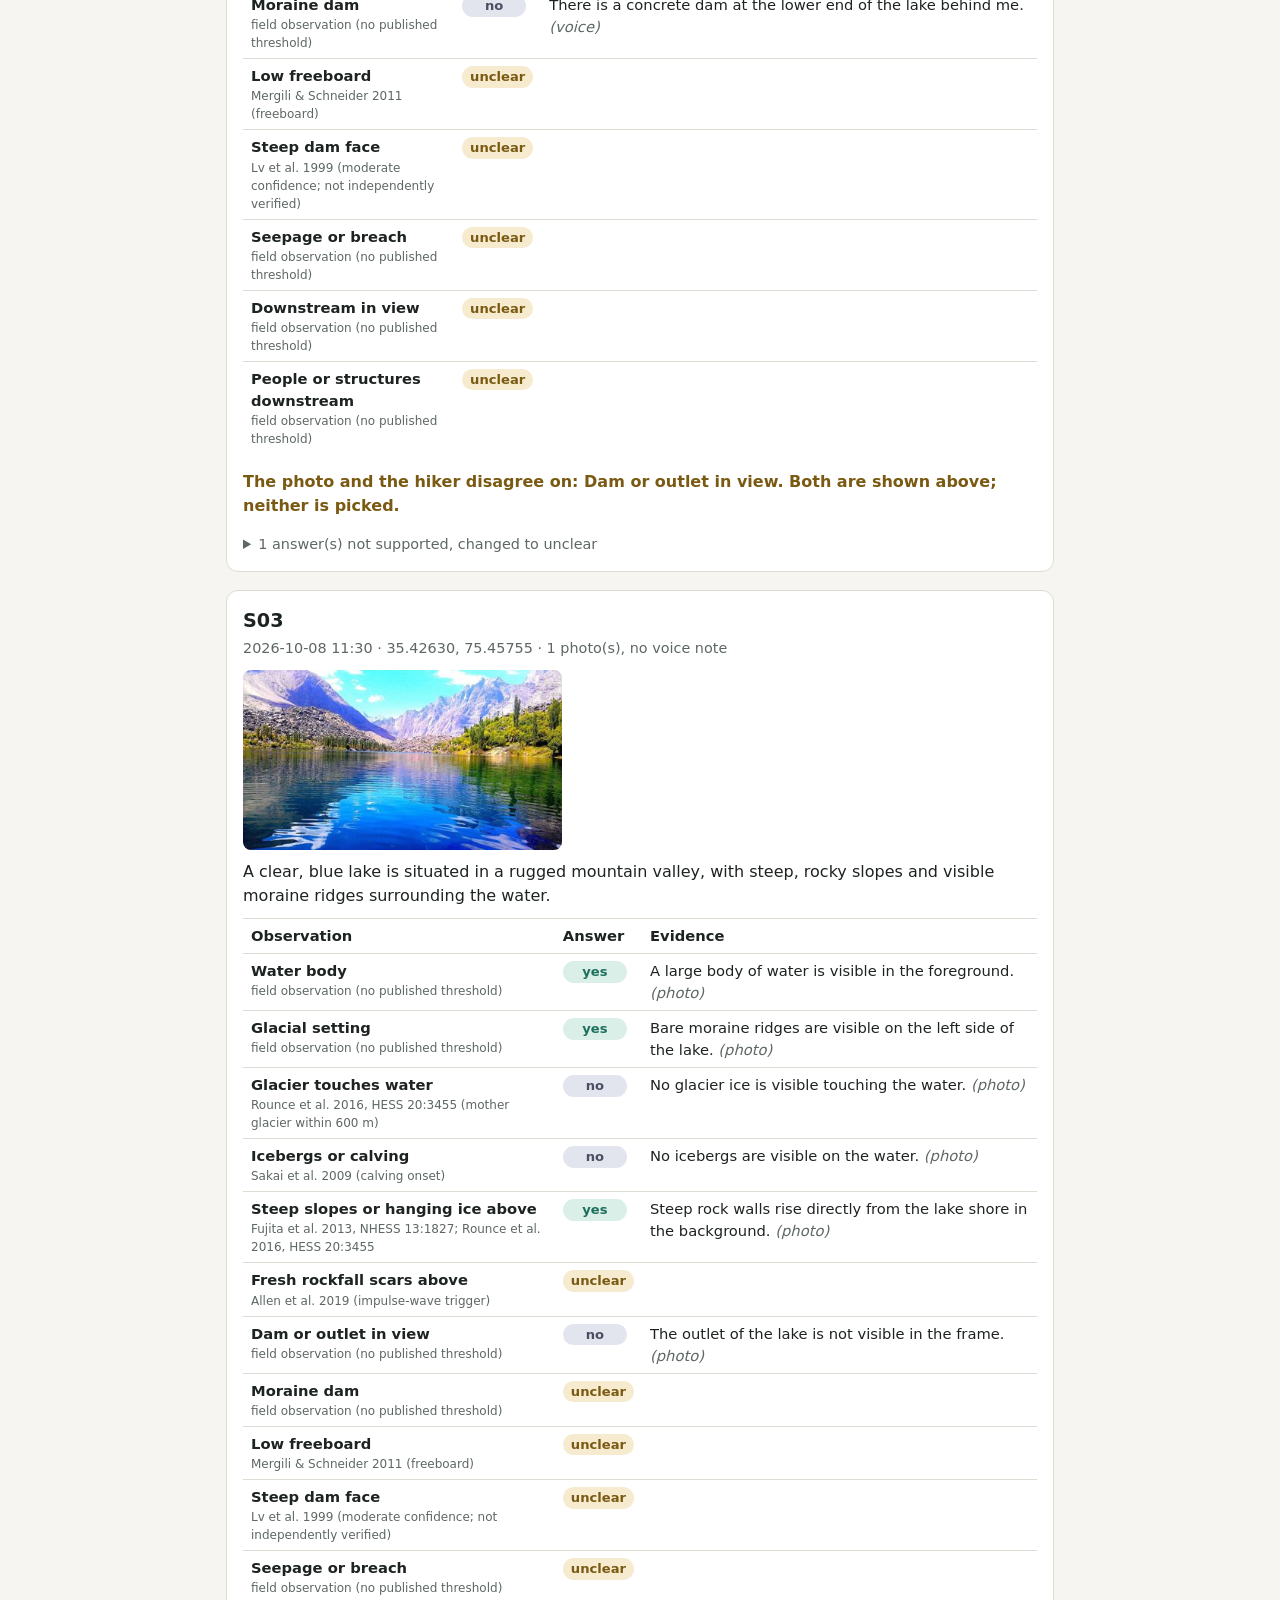
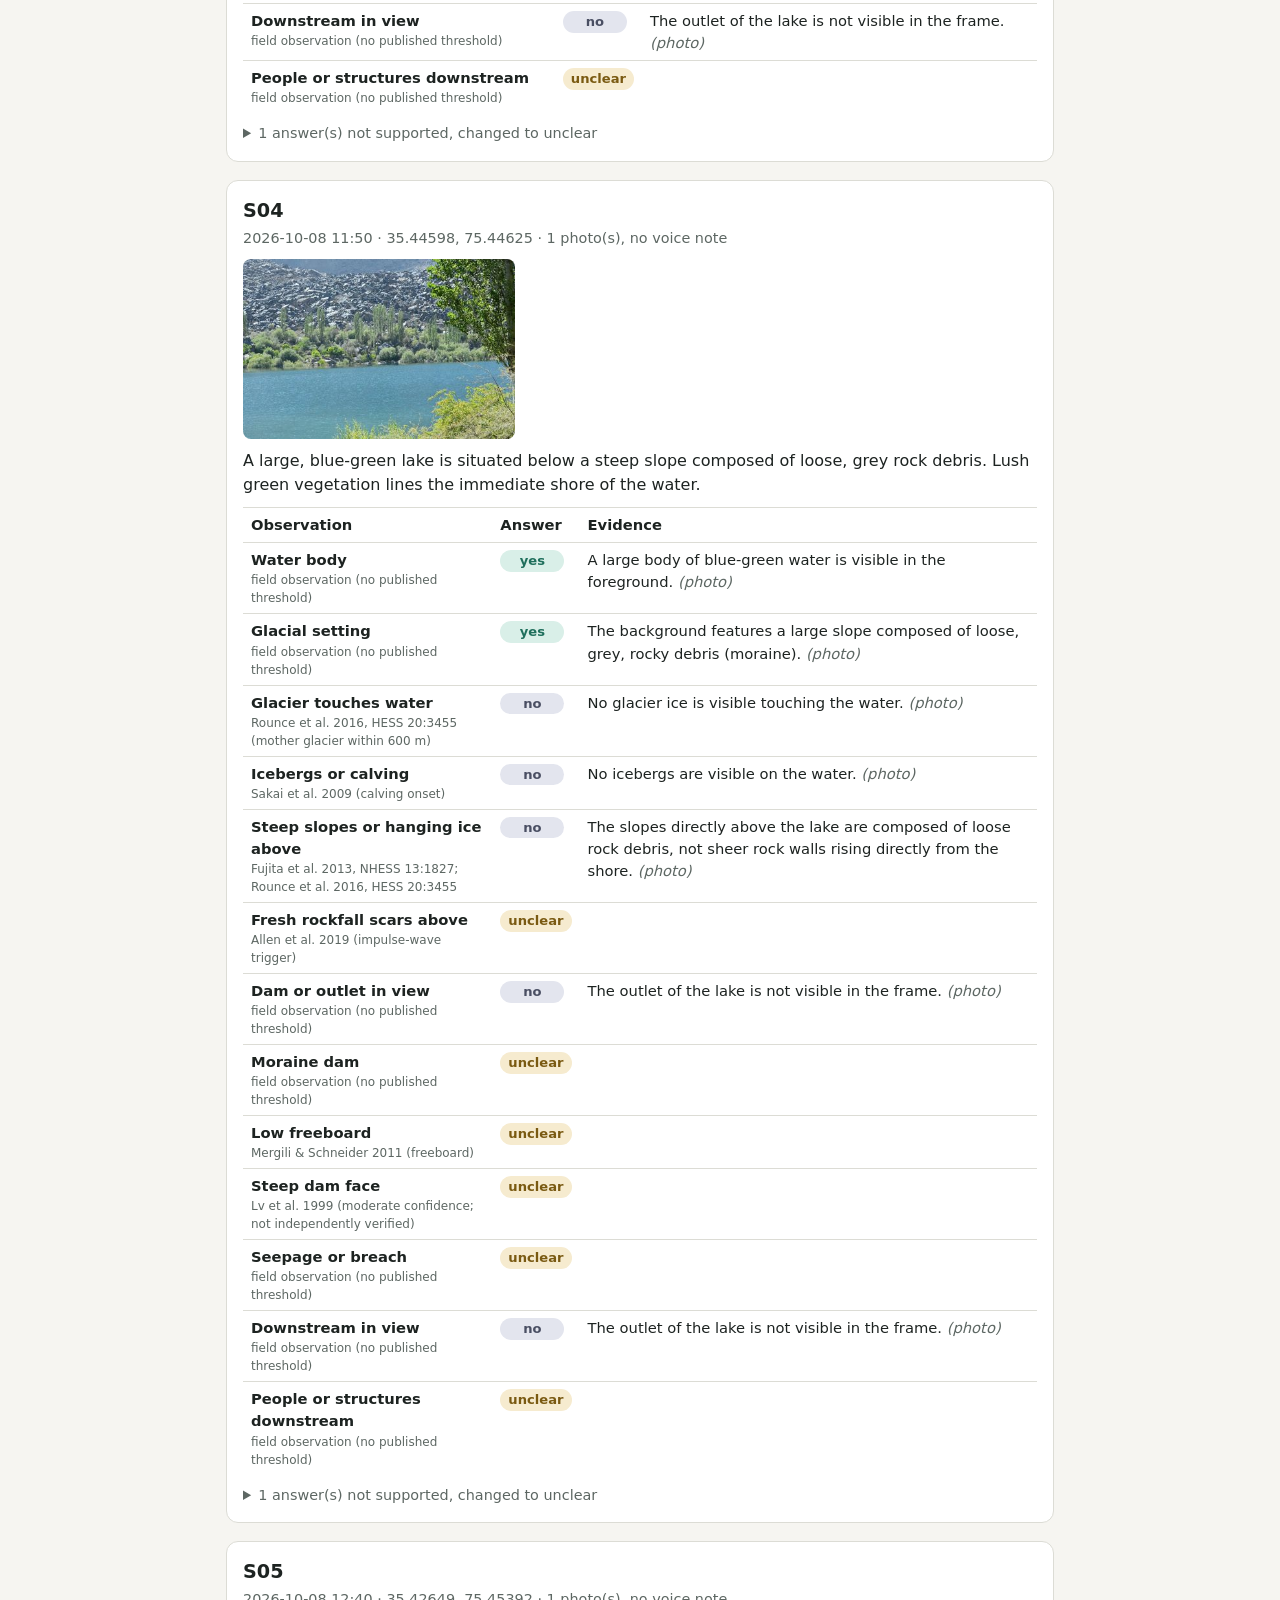
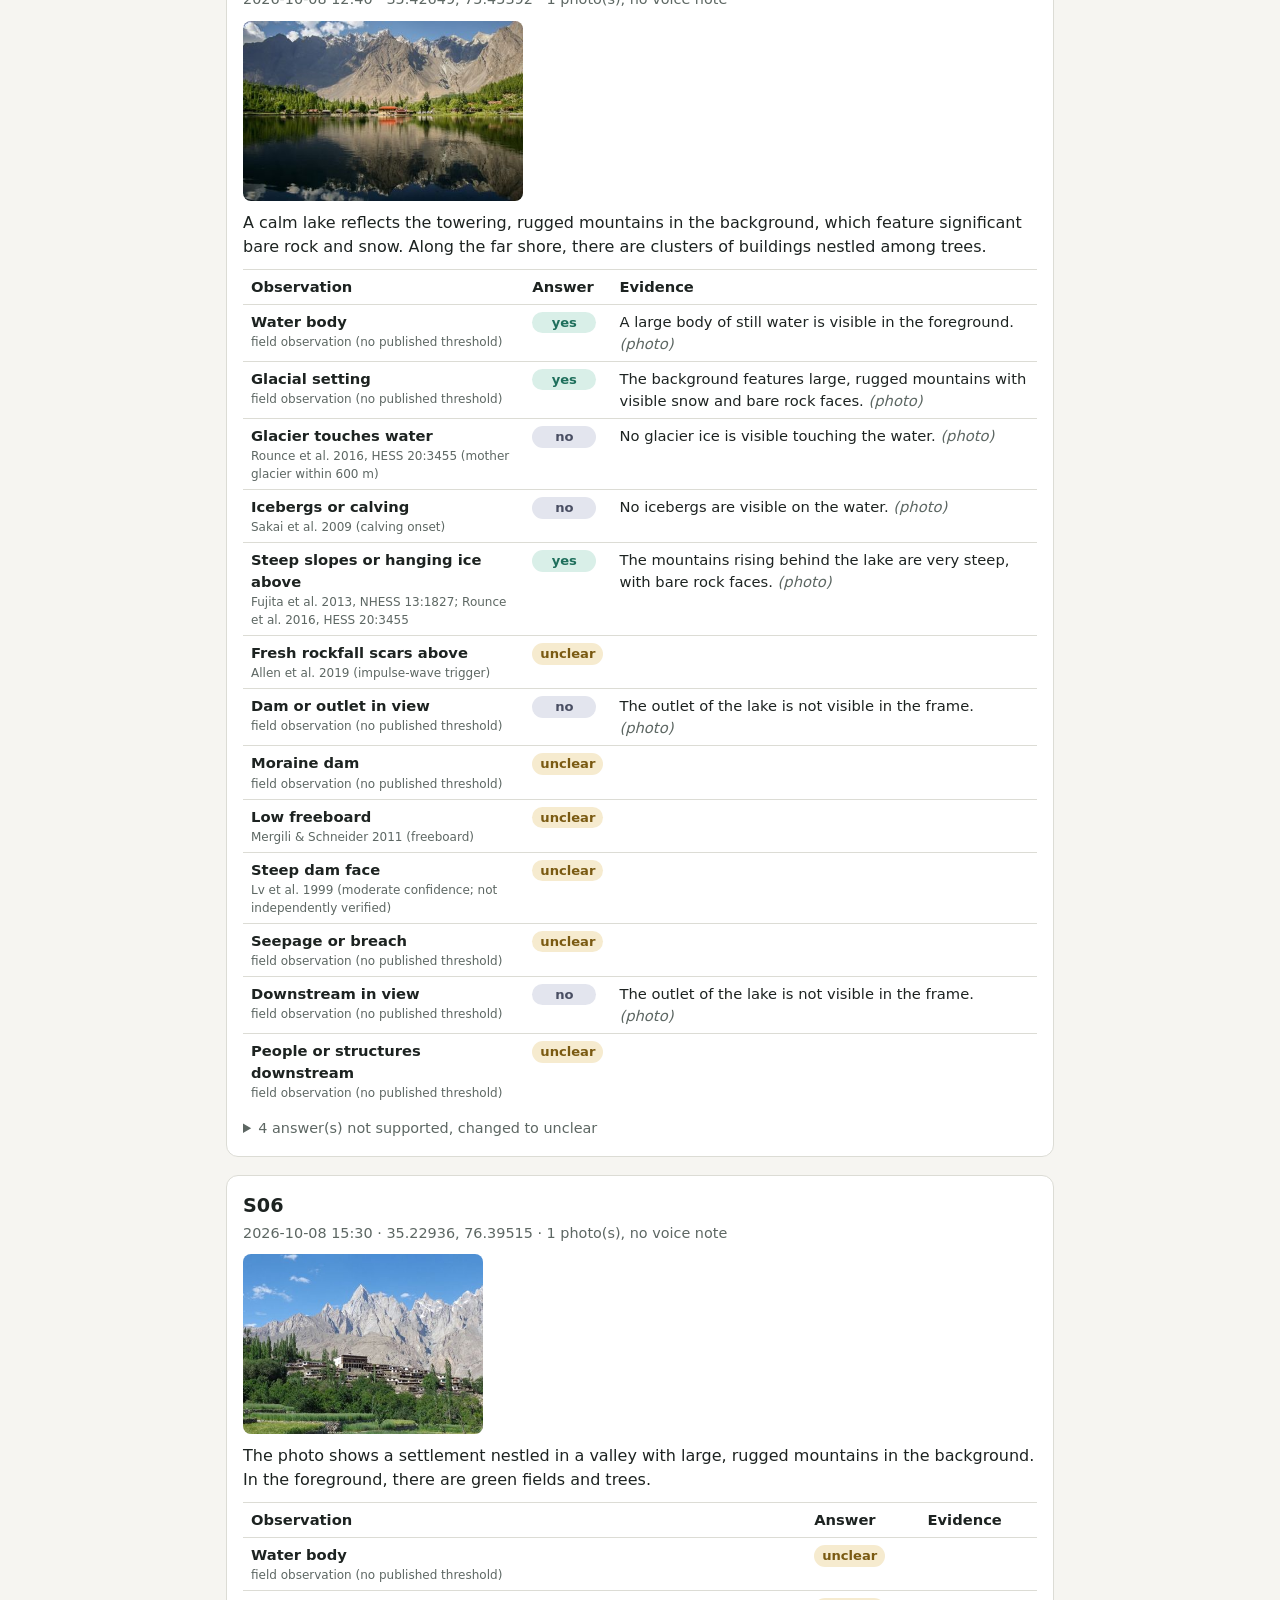
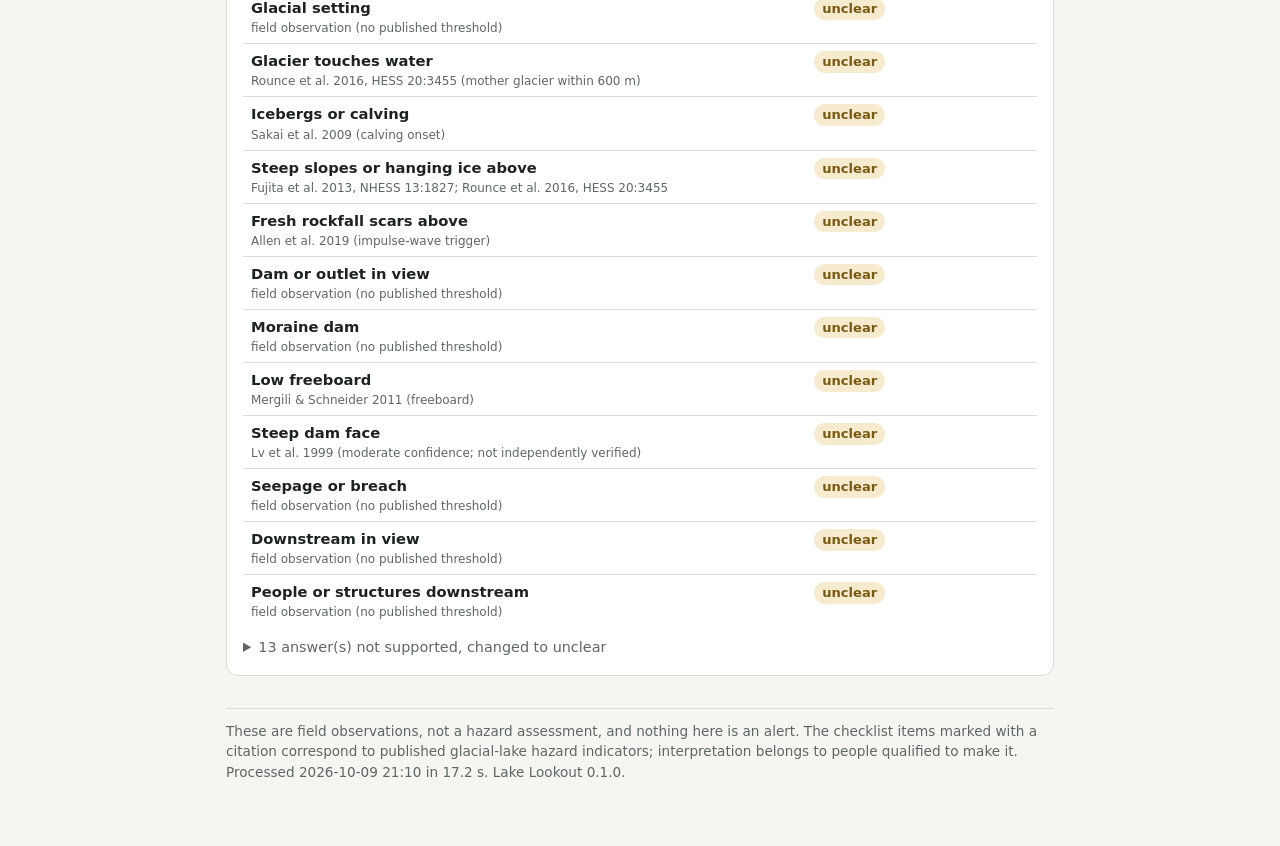
<file: docs/demo/data/out/test-skardu/trip.html>
<!doctype html><html lang="en"><head><meta charset="utf-8">
<meta name="viewport" content="width=device-width,initial-scale=1">
<title>Lake Lookout test-skardu</title><style>
:root{--bg:#f6f5f1;--card:#fff;--ink:#1d2321;--muted:#5d6763;--line:#dcdcd5;
--yes:#1f6f5c;--yesbg:#d9efe8;--no:#4a4f63;--nobg:#e3e5ee;--unc:#7a5a12;--uncbg:#f6ebcf;
--accent:#2a6f97;--err:#9b2c2c}
@media (prefers-color-scheme:dark){:root:not([data-theme=light]){--bg:#121615;--card:#1b2120;
--ink:#e6ebe8;--muted:#9aa7a2;--line:#2c3533;--yesbg:#183a31;--yes:#8fd8c1;--nobg:#262a36;
--no:#c3c8d8;--uncbg:#3a3020;--unc:#f0cf86;--accent:#7fbfe3;--err:#f19a9a}}
*{box-sizing:border-box}body{margin:0;background:var(--bg);color:var(--ink);
font:16px/1.5 system-ui,-apple-system,"Segoe UI",sans-serif}
main{max-width:860px;margin:0 auto;padding:24px 16px 64px}
h1{font-size:1.6rem;margin:0 0 4px}.lede{color:var(--muted);margin:0 0 20px}
.stats{display:flex;flex-wrap:wrap;gap:8px;margin:0 0 20px;padding:0;list-style:none}
.stats li{background:var(--card);border:1px solid var(--line);border-radius:8px;padding:6px 10px}
.stats b{font-size:1.1rem;margin-right:4px}
svg{width:100%;height:auto;background:var(--card);border:1px solid var(--line);border-radius:10px}
.route{fill:none;stroke:var(--accent);stroke-width:2.5;stroke-dasharray:6 5}
.pt{fill:var(--accent)}.pl{fill:#fff;font:600 11px system-ui;text-anchor:middle}
.stop{background:var(--card);border:1px solid var(--line);border-radius:12px;padding:16px;margin:18px 0}
.stop header h2{margin:0;font-size:1.2rem}.stop header p{margin:2px 0 10px;color:var(--muted);font-size:.9rem}
.thumbs{display:flex;gap:8px;overflow-x:auto}.thumbs img{height:180px;border-radius:8px}
blockquote{margin:12px 0;padding:8px 12px;border-left:3px solid var(--accent);color:var(--muted)}
.summary{margin:10px 0}table{width:100%;border-collapse:collapse;font-size:.92rem}
th,td{text-align:left;vertical-align:top;padding:6px 8px;border-top:1px solid var(--line)}
th small{display:block;color:var(--muted);font-weight:400;font-size:.75rem}
td em{color:var(--muted)}.chip{display:inline-block;min-width:64px;text-align:center;
border-radius:999px;padding:1px 8px;font-weight:600;font-size:.82rem}
.chip.yes{background:var(--yesbg);color:var(--yes)}.chip.no{background:var(--nobg);color:var(--no)}
.chip.unclear,.chip.none{background:var(--uncbg);color:var(--unc)}
.error{color:var(--err);font-weight:600}.conflict{color:var(--unc);font-weight:600}details{margin-top:10px;color:var(--muted);font-size:.9rem}
footer{color:var(--muted);font-size:.85rem;margin-top:32px;border-top:1px solid var(--line);padding-top:12px}
@media (max-width:560px){.thumbs img{height:130px}th small{display:none}}
</style></head><body><main>
<h1>Lake Lookout · test-skardu</h1>
<p class="lede">Field log made on this computer from the day's photos and voice notes by
gemma4:e4b, running locally with no internet connection. Every answer names
its evidence; anything the model could not see is marked unclear.</p>
<ul class="stats"><li><b>6</b>stops</li><li><b>6</b>photos</li><li><b>1</b>voice notes</li><li><b>124.2 km</b>between stops</li><li><b>12</b>yes</li><li><b>23</b>no</li><li><b>43</b>unclear</li></ul>
<svg viewBox="0 0 640 300" role="img" aria-label="Route between stops"><polyline points="247.6,188.0 249.9,178.1 208.7,117.8 206.0,112.0 207.8,117.8 434.0,175.8" class="route"/><g><circle cx="247.6" cy="188.0" r="11" class="pt"/><text x="247.6" y="192.0" class="pl">01</text></g><g><circle cx="249.9" cy="178.1" r="11" class="pt"/><text x="249.9" y="182.1" class="pl">02</text></g><g><circle cx="208.7" cy="117.8" r="11" class="pt"/><text x="208.7" y="121.8" class="pl">03</text></g><g><circle cx="206.0" cy="112.0" r="11" class="pt"/><text x="206.0" y="116.0" class="pl">04</text></g><g><circle cx="207.8" cy="117.8" r="11" class="pt"/><text x="207.8" y="121.8" class="pl">05</text></g><g><circle cx="434.0" cy="175.8" r="11" class="pt"/><text x="434.0" y="179.8" class="pl">06</text></g></svg>
<article class="stop" id="S01"><header><h2>S01</h2><p>2026-10-08 09:00 · 35.18804, 75.61922 · 1 photo(s), no voice note</p></header><div class="thumbs"><img src="[data-uri]" alt="photo from stop S01"></div><p class="summary">The photo captures a wide, arid valley with steep slopes leading down to a large, turquoise lake. The foreground features a patch of green vegetation contrasting with the barren, rocky terrain surrounding the water body.</p><table><thead><tr><th>Observation</th><th>Answer</th><th>Evidence</th></tr></thead><tbody><tr><th scope="row">Water body<small>field observation (no published threshold)</small></th><td><span class="chip yes">yes</span></td><td>a large body of turquoise water is visible in the distance <em>(photo)</em></td></tr><tr><th scope="row">Glacial setting<small>field observation (no published threshold)</small></th><td><span class="chip yes">yes</span></td><td>The landscape is characterized by large, barren, steep slopes and a wide, rocky valley floor, consistent with a glacial setting. <em>(photo)</em></td></tr><tr><th scope="row">Glacier touches water<small>Rounce et al. 2016, HESS 20:3455 (mother glacier within 600 m)</small></th><td><span class="chip no">no</span></td><td>No glacier ice is visible touching the water. <em>(photo)</em></td></tr><tr><th scope="row">Icebergs or calving<small>Sakai et al. 2009 (calving onset)</small></th><td><span class="chip no">no</span></td><td>No icebergs are visible on the water. <em>(photo)</em></td></tr><tr><th scope="row">Steep slopes or hanging ice above<small>Fujita et al. 2013, NHESS 13:1827; Rounce et al. 2016, HESS 20:3455</small></th><td><span class="chip no">no</span></td><td>The steep slopes visible are on the sides of the valley, but no rock walls or hanging ice rise directly from the lake shore. <em>(photo)</em></td></tr><tr><th scope="row">Fresh rockfall scars above<small>Allen et al. 2019 (impulse-wave trigger)</small></th><td><span class="chip no">no</span></td><td>The slopes show signs of erosion and scree, but no distinct, fresh rockfall or landslide scars are clearly visible directly above the lake. <em>(photo)</em></td></tr><tr><th scope="row">Dam or outlet in view<small>field observation (no published threshold)</small></th><td><span class="chip unclear">unclear</span></td><td></td></tr><tr><th scope="row">Moraine dam<small>field observation (no published threshold)</small></th><td><span class="chip unclear">unclear</span></td><td></td></tr><tr><th scope="row">Low freeboard<small>Mergili &amp; Schneider 2011 (freeboard)</small></th><td><span class="chip unclear">unclear</span></td><td></td></tr><tr><th scope="row">Steep dam face<small>Lv et al. 1999 (moderate confidence; not independently verified)</small></th><td><span class="chip unclear">unclear</span></td><td></td></tr><tr><th scope="row">Seepage or breach<small>field observation (no published threshold)</small></th><td><span class="chip unclear">unclear</span></td><td></td></tr><tr><th scope="row">Downstream in view<small>field observation (no published threshold)</small></th><td><span class="chip yes">yes</span></td><td>The area beyond the lake is visible, showing a wide, flat, rocky plain. <em>(photo)</em></td></tr><tr><th scope="row">People or structures downstream<small>field observation (no published threshold)</small></th><td><span class="chip no">no</span></td><td>The foreground shows a vegetated area with trees and scrub, but no trails, houses, bridges, or fields are clearly visible downstream of the lake. <em>(photo)</em></td></tr></tbody></table><details><summary>2 answer(s) not supported, changed to unclear</summary><ul><li>Steep dam face: model said <b>no</b>, kept as unclear (&#x27;Dam or outlet in view&#x27; is not confirmed, so this cannot be judged from the photo)</li><li>Seepage or breach: model said <b>no</b>, kept as unclear (&#x27;Dam or outlet in view&#x27; is not confirmed, so this cannot be judged from the photo)</li></ul></details></article><article class="stop" id="S02"><header><h2>S02</h2><p>2026-10-08 09:40 · 35.22143, 75.62892 · 1 photo(s), 1 voice note(s)</p></header><div class="thumbs"><img src="[data-uri]" alt="photo from stop S02"></div><blockquote>Sapporo Lake. There is a concrete dam at the lower end of the lake behind me. The water is bright turquoise.</blockquote><p class="summary">The photo captures a view over a large, bright turquoise lake, with a large boulder in the foreground and barren hillsides rising in the background. A dirt path is visible on the far shore of the water body.</p><table><thead><tr><th>Observation</th><th>Answer</th><th>Evidence</th></tr></thead><tbody><tr><th scope="row">Water body<small>field observation (no published threshold)</small></th><td><span class="chip yes">yes</span></td><td>a large body of bright blue/turquoise water / hiker: Sapporo Lake. <em>(both)</em></td></tr><tr><th scope="row">Glacial setting<small>field observation (no published threshold)</small></th><td><span class="chip unclear">unclear</span></td><td></td></tr><tr><th scope="row">Glacier touches water<small>Rounce et al. 2016, HESS 20:3455 (mother glacier within 600 m)</small></th><td><span class="chip no">no</span></td><td>no evidence of glacier ice touching the water <em>(photo)</em></td></tr><tr><th scope="row">Icebergs or calving<small>Sakai et al. 2009 (calving onset)</small></th><td><span class="chip no">no</span></td><td>no icebergs visible on the water <em>(photo)</em></td></tr><tr><th scope="row">Steep slopes or hanging ice above<small>Fujita et al. 2013, NHESS 13:1827; Rounce et al. 2016, HESS 20:3455</small></th><td><span class="chip no">no</span></td><td>The slopes visible in the background are relatively barren and appear to be hillsides rather than sheer rock walls rising directly from the shore. <em>(photo)</em></td></tr><tr><th scope="row">Fresh rockfall scars above<small>Allen et al. 2019 (impulse-wave trigger)</small></th><td><span class="chip no">no</span></td><td>The slopes show signs of erosion and barrenness, but no distinct fresh rockfall or landslide scars are clearly visible directly above the lake. <em>(photo)</em></td></tr><tr><th scope="row">Dam or outlet in view<small>field observation (no published threshold)</small></th><td><span class="chip unclear">unclear</span></td><td>photo says no (The far end of the lake is visible, but no clear ridge or dam structure is visible at the outlet.); hiker says yes (There is a concrete dam at the lower end of the lake behind me.)</td></tr><tr><th scope="row">Moraine dam<small>field observation (no published threshold)</small></th><td><span class="chip no">no</span></td><td>There is a concrete dam at the lower end of the lake behind me. <em>(voice)</em></td></tr><tr><th scope="row">Low freeboard<small>Mergili &amp; Schneider 2011 (freeboard)</small></th><td><span class="chip unclear">unclear</span></td><td></td></tr><tr><th scope="row">Steep dam face<small>Lv et al. 1999 (moderate confidence; not independently verified)</small></th><td><span class="chip unclear">unclear</span></td><td></td></tr><tr><th scope="row">Seepage or breach<small>field observation (no published threshold)</small></th><td><span class="chip unclear">unclear</span></td><td></td></tr><tr><th scope="row">Downstream in view<small>field observation (no published threshold)</small></th><td><span class="chip unclear">unclear</span></td><td></td></tr><tr><th scope="row">People or structures downstream<small>field observation (no published threshold)</small></th><td><span class="chip unclear">unclear</span></td><td></td></tr></tbody></table><p class="conflict">The photo and the hiker disagree on: Dam or outlet in view. Both are shown above; neither is picked.</p><details><summary>1 answer(s) not supported, changed to unclear</summary><ul><li>Moraine dam: model said <b>no</b>, kept as unclear (&#x27;Dam or outlet in view&#x27; is not confirmed, so this cannot be judged from the photo)</li></ul></details></article><article class="stop" id="S03"><header><h2>S03</h2><p>2026-10-08 11:30 · 35.42630, 75.45755 · 1 photo(s), no voice note</p></header><div class="thumbs"><img src="[data-uri]" alt="photo from stop S03"></div><p class="summary">A clear, blue lake is situated in a rugged mountain valley, with steep, rocky slopes and visible moraine ridges surrounding the water.</p><table><thead><tr><th>Observation</th><th>Answer</th><th>Evidence</th></tr></thead><tbody><tr><th scope="row">Water body<small>field observation (no published threshold)</small></th><td><span class="chip yes">yes</span></td><td>A large body of water is visible in the foreground. <em>(photo)</em></td></tr><tr><th scope="row">Glacial setting<small>field observation (no published threshold)</small></th><td><span class="chip yes">yes</span></td><td>Bare moraine ridges are visible on the left side of the lake. <em>(photo)</em></td></tr><tr><th scope="row">Glacier touches water<small>Rounce et al. 2016, HESS 20:3455 (mother glacier within 600 m)</small></th><td><span class="chip no">no</span></td><td>No glacier ice is visible touching the water. <em>(photo)</em></td></tr><tr><th scope="row">Icebergs or calving<small>Sakai et al. 2009 (calving onset)</small></th><td><span class="chip no">no</span></td><td>No icebergs are visible on the water. <em>(photo)</em></td></tr><tr><th scope="row">Steep slopes or hanging ice above<small>Fujita et al. 2013, NHESS 13:1827; Rounce et al. 2016, HESS 20:3455</small></th><td><span class="chip yes">yes</span></td><td>Steep rock walls rise directly from the lake shore in the background. <em>(photo)</em></td></tr><tr><th scope="row">Fresh rockfall scars above<small>Allen et al. 2019 (impulse-wave trigger)</small></th><td><span class="chip unclear">unclear</span></td><td></td></tr><tr><th scope="row">Dam or outlet in view<small>field observation (no published threshold)</small></th><td><span class="chip no">no</span></td><td>The outlet of the lake is not visible in the frame. <em>(photo)</em></td></tr><tr><th scope="row">Moraine dam<small>field observation (no published threshold)</small></th><td><span class="chip unclear">unclear</span></td><td></td></tr><tr><th scope="row">Low freeboard<small>Mergili &amp; Schneider 2011 (freeboard)</small></th><td><span class="chip unclear">unclear</span></td><td></td></tr><tr><th scope="row">Steep dam face<small>Lv et al. 1999 (moderate confidence; not independently verified)</small></th><td><span class="chip unclear">unclear</span></td><td></td></tr><tr><th scope="row">Seepage or breach<small>field observation (no published threshold)</small></th><td><span class="chip unclear">unclear</span></td><td></td></tr><tr><th scope="row">Downstream in view<small>field observation (no published threshold)</small></th><td><span class="chip no">no</span></td><td>The outlet of the lake is not visible in the frame. <em>(photo)</em></td></tr><tr><th scope="row">People or structures downstream<small>field observation (no published threshold)</small></th><td><span class="chip unclear">unclear</span></td><td></td></tr></tbody></table><details><summary>1 answer(s) not supported, changed to unclear</summary><ul><li>People or structures downstream: model said <b>no</b>, kept as unclear (&#x27;Downstream in view&#x27; is not confirmed, so this cannot be judged from the photo)</li></ul></details></article><article class="stop" id="S04"><header><h2>S04</h2><p>2026-10-08 11:50 · 35.44598, 75.44625 · 1 photo(s), no voice note</p></header><div class="thumbs"><img src="[data-uri]" alt="photo from stop S04"></div><p class="summary">A large, blue-green lake is situated below a steep slope composed of loose, grey rock debris. Lush green vegetation lines the immediate shore of the water.</p><table><thead><tr><th>Observation</th><th>Answer</th><th>Evidence</th></tr></thead><tbody><tr><th scope="row">Water body<small>field observation (no published threshold)</small></th><td><span class="chip yes">yes</span></td><td>A large body of blue-green water is visible in the foreground. <em>(photo)</em></td></tr><tr><th scope="row">Glacial setting<small>field observation (no published threshold)</small></th><td><span class="chip yes">yes</span></td><td>The background features a large slope composed of loose, grey, rocky debris (moraine). <em>(photo)</em></td></tr><tr><th scope="row">Glacier touches water<small>Rounce et al. 2016, HESS 20:3455 (mother glacier within 600 m)</small></th><td><span class="chip no">no</span></td><td>No glacier ice is visible touching the water. <em>(photo)</em></td></tr><tr><th scope="row">Icebergs or calving<small>Sakai et al. 2009 (calving onset)</small></th><td><span class="chip no">no</span></td><td>No icebergs are visible on the water. <em>(photo)</em></td></tr><tr><th scope="row">Steep slopes or hanging ice above<small>Fujita et al. 2013, NHESS 13:1827; Rounce et al. 2016, HESS 20:3455</small></th><td><span class="chip no">no</span></td><td>The slopes directly above the lake are composed of loose rock debris, not sheer rock walls rising directly from the shore. <em>(photo)</em></td></tr><tr><th scope="row">Fresh rockfall scars above<small>Allen et al. 2019 (impulse-wave trigger)</small></th><td><span class="chip unclear">unclear</span></td><td></td></tr><tr><th scope="row">Dam or outlet in view<small>field observation (no published threshold)</small></th><td><span class="chip no">no</span></td><td>The outlet of the lake is not visible in the frame. <em>(photo)</em></td></tr><tr><th scope="row">Moraine dam<small>field observation (no published threshold)</small></th><td><span class="chip unclear">unclear</span></td><td></td></tr><tr><th scope="row">Low freeboard<small>Mergili &amp; Schneider 2011 (freeboard)</small></th><td><span class="chip unclear">unclear</span></td><td></td></tr><tr><th scope="row">Steep dam face<small>Lv et al. 1999 (moderate confidence; not independently verified)</small></th><td><span class="chip unclear">unclear</span></td><td></td></tr><tr><th scope="row">Seepage or breach<small>field observation (no published threshold)</small></th><td><span class="chip unclear">unclear</span></td><td></td></tr><tr><th scope="row">Downstream in view<small>field observation (no published threshold)</small></th><td><span class="chip no">no</span></td><td>The outlet of the lake is not visible in the frame. <em>(photo)</em></td></tr><tr><th scope="row">People or structures downstream<small>field observation (no published threshold)</small></th><td><span class="chip unclear">unclear</span></td><td></td></tr></tbody></table><details><summary>1 answer(s) not supported, changed to unclear</summary><ul><li>People or structures downstream: model said <b>no</b>, kept as unclear (&#x27;Downstream in view&#x27; is not confirmed, so this cannot be judged from the photo)</li></ul></details></article><article class="stop" id="S05"><header><h2>S05</h2><p>2026-10-08 12:40 · 35.42649, 75.45392 · 1 photo(s), no voice note</p></header><div class="thumbs"><img src="[data-uri]" alt="photo from stop S05"></div><p class="summary">A calm lake reflects the towering, rugged mountains in the background, which feature significant bare rock and snow. Along the far shore, there are clusters of buildings nestled among trees.</p><table><thead><tr><th>Observation</th><th>Answer</th><th>Evidence</th></tr></thead><tbody><tr><th scope="row">Water body<small>field observation (no published threshold)</small></th><td><span class="chip yes">yes</span></td><td>A large body of still water is visible in the foreground. <em>(photo)</em></td></tr><tr><th scope="row">Glacial setting<small>field observation (no published threshold)</small></th><td><span class="chip yes">yes</span></td><td>The background features large, rugged mountains with visible snow and bare rock faces. <em>(photo)</em></td></tr><tr><th scope="row">Glacier touches water<small>Rounce et al. 2016, HESS 20:3455 (mother glacier within 600 m)</small></th><td><span class="chip no">no</span></td><td>No glacier ice is visible touching the water. <em>(photo)</em></td></tr><tr><th scope="row">Icebergs or calving<small>Sakai et al. 2009 (calving onset)</small></th><td><span class="chip no">no</span></td><td>No icebergs are visible on the water. <em>(photo)</em></td></tr><tr><th scope="row">Steep slopes or hanging ice above<small>Fujita et al. 2013, NHESS 13:1827; Rounce et al. 2016, HESS 20:3455</small></th><td><span class="chip yes">yes</span></td><td>The mountains rising behind the lake are very steep, with bare rock faces. <em>(photo)</em></td></tr><tr><th scope="row">Fresh rockfall scars above<small>Allen et al. 2019 (impulse-wave trigger)</small></th><td><span class="chip unclear">unclear</span></td><td></td></tr><tr><th scope="row">Dam or outlet in view<small>field observation (no published threshold)</small></th><td><span class="chip no">no</span></td><td>The outlet of the lake is not visible in the frame. <em>(photo)</em></td></tr><tr><th scope="row">Moraine dam<small>field observation (no published threshold)</small></th><td><span class="chip unclear">unclear</span></td><td></td></tr><tr><th scope="row">Low freeboard<small>Mergili &amp; Schneider 2011 (freeboard)</small></th><td><span class="chip unclear">unclear</span></td><td></td></tr><tr><th scope="row">Steep dam face<small>Lv et al. 1999 (moderate confidence; not independently verified)</small></th><td><span class="chip unclear">unclear</span></td><td></td></tr><tr><th scope="row">Seepage or breach<small>field observation (no published threshold)</small></th><td><span class="chip unclear">unclear</span></td><td></td></tr><tr><th scope="row">Downstream in view<small>field observation (no published threshold)</small></th><td><span class="chip no">no</span></td><td>The outlet of the lake is not visible in the frame. <em>(photo)</em></td></tr><tr><th scope="row">People or structures downstream<small>field observation (no published threshold)</small></th><td><span class="chip unclear">unclear</span></td><td></td></tr></tbody></table><details><summary>4 answer(s) not supported, changed to unclear</summary><ul><li>Moraine dam: model said <b>no</b>, kept as unclear (&#x27;Dam or outlet in view&#x27; is not confirmed, so this cannot be judged from the photo)</li><li>Low freeboard: model said <b>no</b>, kept as unclear (&#x27;Dam or outlet in view&#x27; is not confirmed, so this cannot be judged from the photo)</li><li>Steep dam face: model said <b>no</b>, kept as unclear (&#x27;Dam or outlet in view&#x27; is not confirmed, so this cannot be judged from the photo)</li><li>Seepage or breach: model said <b>no</b>, kept as unclear (&#x27;Dam or outlet in view&#x27; is not confirmed, so this cannot be judged from the photo)</li></ul></details></article><article class="stop" id="S06"><header><h2>S06</h2><p>2026-10-08 15:30 · 35.22936, 76.39515 · 1 photo(s), no voice note</p></header><div class="thumbs"><img src="[data-uri]" alt="photo from stop S06"></div><p class="summary">The photo shows a settlement nestled in a valley with large, rugged mountains in the background. In the foreground, there are green fields and trees.</p><table><thead><tr><th>Observation</th><th>Answer</th><th>Evidence</th></tr></thead><tbody><tr><th scope="row">Water body<small>field observation (no published threshold)</small></th><td><span class="chip unclear">unclear</span></td><td></td></tr><tr><th scope="row">Glacial setting<small>field observation (no published threshold)</small></th><td><span class="chip unclear">unclear</span></td><td></td></tr><tr><th scope="row">Glacier touches water<small>Rounce et al. 2016, HESS 20:3455 (mother glacier within 600 m)</small></th><td><span class="chip unclear">unclear</span></td><td></td></tr><tr><th scope="row">Icebergs or calving<small>Sakai et al. 2009 (calving onset)</small></th><td><span class="chip unclear">unclear</span></td><td></td></tr><tr><th scope="row">Steep slopes or hanging ice above<small>Fujita et al. 2013, NHESS 13:1827; Rounce et al. 2016, HESS 20:3455</small></th><td><span class="chip unclear">unclear</span></td><td></td></tr><tr><th scope="row">Fresh rockfall scars above<small>Allen et al. 2019 (impulse-wave trigger)</small></th><td><span class="chip unclear">unclear</span></td><td></td></tr><tr><th scope="row">Dam or outlet in view<small>field observation (no published threshold)</small></th><td><span class="chip unclear">unclear</span></td><td></td></tr><tr><th scope="row">Moraine dam<small>field observation (no published threshold)</small></th><td><span class="chip unclear">unclear</span></td><td></td></tr><tr><th scope="row">Low freeboard<small>Mergili &amp; Schneider 2011 (freeboard)</small></th><td><span class="chip unclear">unclear</span></td><td></td></tr><tr><th scope="row">Steep dam face<small>Lv et al. 1999 (moderate confidence; not independently verified)</small></th><td><span class="chip unclear">unclear</span></td><td></td></tr><tr><th scope="row">Seepage or breach<small>field observation (no published threshold)</small></th><td><span class="chip unclear">unclear</span></td><td></td></tr><tr><th scope="row">Downstream in view<small>field observation (no published threshold)</small></th><td><span class="chip unclear">unclear</span></td><td></td></tr><tr><th scope="row">People or structures downstream<small>field observation (no published threshold)</small></th><td><span class="chip unclear">unclear</span></td><td></td></tr></tbody></table><details><summary>13 answer(s) not supported, changed to unclear</summary><ul><li>Water body: model said <b>no</b>, kept as unclear (&#x27;no&#x27; given with no evidence)</li><li>Glacial setting: model said <b>no</b>, kept as unclear (&#x27;no&#x27; given with no evidence)</li><li>Glacier touches water: model said <b>no</b>, kept as unclear (&#x27;no&#x27; given with no evidence)</li><li>Icebergs or calving: model said <b>no</b>, kept as unclear (&#x27;no&#x27; given with no evidence)</li><li>Steep slopes or hanging ice above: model said <b>no</b>, kept as unclear (&#x27;no&#x27; given with no evidence)</li><li>Fresh rockfall scars above: model said <b>no</b>, kept as unclear (&#x27;no&#x27; given with no evidence)</li><li>Dam or outlet in view: model said <b>no</b>, kept as unclear (&#x27;no&#x27; given with no evidence)</li><li>Moraine dam: model said <b>no</b>, kept as unclear (&#x27;no&#x27; given with no evidence)</li><li>Low freeboard: model said <b>no</b>, kept as unclear (&#x27;no&#x27; given with no evidence)</li><li>Steep dam face: model said <b>no</b>, kept as unclear (&#x27;no&#x27; given with no evidence)</li><li>Seepage or breach: model said <b>no</b>, kept as unclear (&#x27;no&#x27; given with no evidence)</li><li>Downstream in view: model said <b>no</b>, kept as unclear (&#x27;no&#x27; given with no evidence)</li><li>People or structures downstream: model said <b>no</b>, kept as unclear (&#x27;no&#x27; given with no evidence)</li></ul></details></article>
<footer>These are field observations, not a hazard assessment, and nothing here is an
alert. The checklist items marked with a citation correspond to published glacial-lake
hazard indicators; interpretation belongs to people qualified to make it. Processed
2026-10-09 21:10 in 17.2 s. Lake Lookout 0.1.0.</footer>
</main></body></html>
</file>
<file: docs/demo/app.css>
:root {
  --bg: #f4f3ee; --panel: #ffffff; --panel-2: #f9f8f4; --ink: #17242a; --muted: #5b6b70;
  --line: #e1dfd6; --line-2: #ecebe4;
  --brand: #123b4a; --accent: #17808f; --accent-ink: #ffffff; --accent-soft: #dff0f1;
  --yes: #106b5c; --yes-bg: #d7efe8; --no: #3f4a63; --no-bg: #e4e7ef;
  --unc: #7a5b12; --unc-bg: #f5ead0; --err: #a33232; --err-bg: #f8e1df;
  --pin-glacial: #17808f; --pin-not: #6f7c86; --pin-unclear: #c79a2e;
  --shadow: 0 1px 2px rgba(20, 30, 35, .06), 0 4px 16px rgba(20, 30, 35, .05);
  --radius: 12px;
}
@media (prefers-color-scheme: dark) {
  :root:not([data-theme="light"]) {
    --bg: #0f1517; --panel: #172024; --panel-2: #1b262a; --ink: #e5ecec; --muted: #9aabae;
    --line: #2a373b; --line-2: #233034;
    --brand: #8fd3dc; --accent: #3fb6c6; --accent-ink: #062126; --accent-soft: #163a40;
    --yes: #8fdcc8; --yes-bg: #173a33; --no: #c6cde0; --no-bg: #262c3c;
    --unc: #f1cf82; --unc-bg: #3a3020; --err: #f3a19b; --err-bg: #3d2020;
    --pin-glacial: #3fb6c6; --pin-not: #8b98a1; --pin-unclear: #d9ae45;
    --shadow: 0 1px 2px rgba(0, 0, 0, .3), 0 4px 16px rgba(0, 0, 0, .25);
    color-scheme: dark;
  }
}
/* An explicit dark choice (data-theme="dark") wins over a light system setting. */
:root[data-theme="dark"] {
  --bg: #0f1517; --panel: #172024; --panel-2: #1b262a; --ink: #e5ecec; --muted: #9aabae;
  --line: #2a373b; --line-2: #233034;
  --brand: #8fd3dc; --accent: #3fb6c6; --accent-ink: #062126; --accent-soft: #163a40;
  --yes: #8fdcc8; --yes-bg: #173a33; --no: #c6cde0; --no-bg: #262c3c;
  --unc: #f1cf82; --unc-bg: #3a3020; --err: #f3a19b; --err-bg: #3d2020;
  --pin-glacial: #3fb6c6; --pin-not: #8b98a1; --pin-unclear: #d9ae45;
  --shadow: 0 1px 2px rgba(0, 0, 0, .3), 0 4px 16px rgba(0, 0, 0, .25);
  color-scheme: dark;
}
* { box-sizing: border-box; }
html, body { margin: 0; height: 100%; }
body {
  background: var(--bg); color: var(--ink);
  font: 15px/1.5 system-ui, -apple-system, "Segoe UI", Roboto, sans-serif;
  -webkit-font-smoothing: antialiased;
}
button, input, select { font: inherit; color: inherit; }
h1, h2, h3 { line-height: 1.2; margin: 0; }
a { color: var(--accent); }

/* ---- top bar --------------------------------------------------------- */
.bar {
  position: sticky; top: 0; z-index: 20; display: flex; align-items: center; gap: 16px;
  padding: 10px 20px; background: var(--panel); border-bottom: 1px solid var(--line);
}
.brand { display: flex; align-items: center; gap: 10px; color: var(--ink); text-decoration: none; font-weight: 700; font-size: 17px; }
.brand svg { width: 30px; height: 30px; }
.brand .peak { fill: var(--brand); }
.brand .lake { fill: var(--accent); }
.pills { margin-left: auto; display: flex; gap: 8px; flex-wrap: wrap; justify-content: flex-end; }
.pill {
  display: inline-flex; align-items: center; gap: 7px; font-size: 13px; color: var(--muted);
  border: 1px solid var(--line); border-radius: 999px; padding: 3px 11px; background: var(--panel-2);
}
.pill i { width: 8px; height: 8px; border-radius: 50%; background: var(--muted); }
.pill.ok i { background: #2aa876; } .pill.bad i { background: var(--err); } .pill.bad { color: var(--err); }

/* ---- layout ---------------------------------------------------------- */
.layout { display: grid; grid-template-columns: 270px minmax(0, 1fr); min-height: calc(100vh - 57px); }
.side { border-right: 1px solid var(--line); padding: 18px 14px; background: var(--panel-2); }
.side-head { display: flex; align-items: center; justify-content: space-between; margin: 0 4px 12px; }
.side-head h2 { font-size: 13px; text-transform: uppercase; letter-spacing: .08em; color: var(--muted); }
#days { display: flex; flex-direction: column; gap: 6px; }
.day-link {
  display: block; padding: 10px 12px; border-radius: 10px; color: var(--ink); text-decoration: none;
  border: 1px solid transparent;
}
.day-link:hover { background: var(--panel); border-color: var(--line); }
.day-link[aria-current="page"] { background: var(--panel); border-color: var(--accent); box-shadow: var(--shadow); }
.day-link b { display: block; font-weight: 600; }
.day-link small { color: var(--muted); }
.day-link .tag { float: right; font-size: 11px; padding: 1px 7px; border-radius: 999px; background: var(--yes-bg); color: var(--yes); }
.day-link .tag.run { background: var(--accent-soft); color: var(--accent); }
.new-day { margin: 0 4px 14px; }
.new-day label { font-size: 13px; color: var(--muted); }
.new-day .row { display: flex; gap: 6px; margin-top: 4px; }
.new-day input { flex: 1; min-width: 0; padding: 6px 9px; border: 1px solid var(--line); border-radius: 8px; background: var(--panel); }
main { padding: 26px 32px 80px; max-width: 1180px; width: 100%; outline: none; }

/* ---- buttons --------------------------------------------------------- */
.btn {
  display: inline-flex; align-items: center; gap: 6px; border: 1px solid var(--line); background: var(--panel);
  border-radius: 9px; padding: 7px 14px; cursor: pointer; text-decoration: none; color: var(--ink); font-weight: 500;
}
.btn:hover { border-color: var(--accent); }
.btn.primary { background: var(--accent); border-color: var(--accent); color: var(--accent-ink); }
.btn.primary:hover { filter: brightness(1.07); }
.btn.small { padding: 4px 10px; font-size: 13px; }
.btn:disabled { opacity: .55; cursor: not-allowed; }
.btn:focus-visible, .day-link:focus-visible, .chip-row:focus-visible, .pin:focus-visible { outline: 2px solid var(--accent); outline-offset: 2px; }

/* ---- empty state ----------------------------------------------------- */
.hero { max-width: 760px; }
.hero h1 { font-size: 30px; margin-bottom: 8px; }
.hero p.lede { color: var(--muted); font-size: 17px; margin: 0 0 26px; }
.steps { display: grid; grid-template-columns: repeat(3, 1fr); gap: 14px; margin-bottom: 26px; }
.step { background: var(--panel); border: 1px solid var(--line); border-radius: var(--radius); padding: 16px; }
.step b { display: block; margin: 8px 0 4px; }
.step p { margin: 0; color: var(--muted); font-size: 14px; }
.step .n { display: inline-grid; place-items: center; width: 26px; height: 26px; border-radius: 50%; background: var(--accent-soft); color: var(--accent); font-weight: 700; font-size: 13px; }

/* ---- day header ------------------------------------------------------ */
.day-head { display: flex; flex-wrap: wrap; align-items: flex-end; gap: 14px 24px; margin-bottom: 18px; }
.day-head h1 { font-size: 26px; }
.day-head .sub { color: var(--muted); margin-top: 4px; }
.actions { margin-left: auto; display: flex; flex-wrap: wrap; align-items: center; gap: 8px; }
.actions select { padding: 6px 8px; border: 1px solid var(--line); border-radius: 9px; background: var(--panel); }
.actions label.cpu { display: inline-flex; align-items: center; gap: 5px; font-size: 13px; color: var(--muted); }

/* ---- panels ---------------------------------------------------------- */
.panel { background: var(--panel); border: 1px solid var(--line); border-radius: var(--radius); box-shadow: var(--shadow); }
.drop {
  display: flex; align-items: center; gap: 14px; padding: 14px 18px; margin-bottom: 18px;
  border: 1.5px dashed var(--line); border-radius: var(--radius); background: var(--panel-2); color: var(--muted);
}
.drop.over { border-color: var(--accent); background: var(--accent-soft); color: var(--ink); }
.drop svg { width: 26px; height: 26px; flex: none; stroke: var(--accent); }
.drop .grow { flex: 1; }
.drop b { color: var(--ink); }
.notice { padding: 10px 14px; border-radius: 10px; margin-bottom: 16px; font-size: 14px; }
.notice.warn { background: var(--unc-bg); color: var(--unc); }
.notice.err { background: var(--err-bg); color: var(--err); }

/* ---- progress -------------------------------------------------------- */
.progress { padding: 16px 18px; margin-bottom: 18px; }
.progress h3 { font-size: 15px; display: flex; justify-content: space-between; }
.progress h3 span { color: var(--muted); font-weight: 400; }
.meter { height: 8px; background: var(--line-2); border-radius: 999px; overflow: hidden; margin: 10px 0 12px; }
.meter i { display: block; height: 100%; background: var(--accent); width: 0; transition: width .4s ease; }
.plist { list-style: none; margin: 0; padding: 0; display: grid; grid-template-columns: repeat(auto-fill, minmax(220px, 1fr)); gap: 6px 16px; font-size: 14px; }
.plist li { display: flex; gap: 8px; align-items: baseline; }
.plist .st { width: 16px; text-align: center; }
.plist .now { color: var(--accent); }
.plist .txt { color: var(--muted); font-size: 13px; }
@keyframes spin { to { transform: rotate(360deg); } }
.spinner { display: inline-block; width: 11px; height: 11px; border: 2px solid var(--accent); border-right-color: transparent; border-radius: 50%; animation: spin .8s linear infinite; }

/* ---- overview -------------------------------------------------------- */
.stats { display: grid; grid-template-columns: repeat(auto-fit, minmax(120px, 1fr)); gap: 10px; margin-bottom: 18px; }
.stat { background: var(--panel); border: 1px solid var(--line); border-radius: 10px; padding: 10px 14px; }
.stat b { display: block; font-size: 22px; font-variant-numeric: tabular-nums; }
.stat span { color: var(--muted); font-size: 13px; }
.stat.yes b { color: var(--yes); } .stat.unc b { color: var(--unc); } .stat.err b { color: var(--err); }
.map { padding: 10px; margin-bottom: 18px; }
.map svg { display: block; width: 100%; height: auto; }
.map .grid line { stroke: var(--line-2); }
.map .grid text { fill: var(--muted); font-size: 10px; }
.map .route { fill: none; stroke: var(--accent); stroke-width: 2; stroke-dasharray: 5 5; opacity: .8; }
.map .pin circle { stroke: var(--panel); stroke-width: 2.5; cursor: pointer; }
.map .pin.sel circle { stroke: var(--ink); stroke-width: 3; }
.map .pin .leader { stroke: var(--muted); stroke-width: 1.2; }
.map .pin circle.dot { fill: var(--ink); stroke: none; }
.map .pin text { fill: #fff; font: 700 10.5px system-ui; text-anchor: middle; pointer-events: none; }
.map .scale line { stroke: var(--muted); stroke-width: 1.5; }
.map .scale text, .map .north text { fill: var(--muted); font-size: 11px; }
.map .north path { fill: var(--muted); }
.map-foot { display: flex; flex-wrap: wrap; gap: 14px; padding: 4px 8px 2px; font-size: 13px; color: var(--muted); }
.map-foot i { display: inline-block; width: 10px; height: 10px; border-radius: 50%; margin-right: 5px; vertical-align: -1px; }
.nogps { color: var(--muted); font-size: 13px; padding: 2px 8px 6px; }

/* ---- filters --------------------------------------------------------- */
.filters { display: flex; flex-wrap: wrap; gap: 6px; margin: 0 0 12px; }
.filters button { border: 1px solid var(--line); background: var(--panel); border-radius: 999px; padding: 4px 12px; cursor: pointer; font-size: 13px; }
.filters button[aria-pressed="true"] { background: var(--ink); color: var(--panel); border-color: var(--ink); }

/* ---- stop cards ------------------------------------------------------ */
.stops { display: flex; flex-direction: column; gap: 16px; }
.card { display: grid; grid-template-columns: 300px minmax(0, 1fr); overflow: hidden; scroll-margin-top: 80px; }
.card.sel { outline: 2px solid var(--accent); }
.card .media { background: var(--panel-2); border-right: 1px solid var(--line); display: flex; flex-direction: column; }
.card .media .main { aspect-ratio: 4 / 3; width: 100%; object-fit: cover; cursor: zoom-in; display: block; background: var(--line-2); }
.card .media .strip { display: flex; gap: 4px; padding: 6px; }
.card .media .strip img { width: 56px; height: 42px; object-fit: cover; border-radius: 5px; cursor: zoom-in; }
.card .media .nophoto { aspect-ratio: 4 / 3; display: grid; place-items: center; color: var(--muted); font-size: 14px; text-align: center; padding: 20px; }
.card .media audio { width: calc(100% - 12px); margin: 6px; height: 34px; }
.card .body { padding: 16px 18px; min-width: 0; }
.card .top { display: flex; align-items: baseline; gap: 10px; flex-wrap: wrap; }
.card .top h3 { font-size: 18px; }
.card .top .meta { color: var(--muted); font-size: 13px; }
.badge { font-size: 12px; border-radius: 999px; padding: 1px 9px; font-weight: 600; }
.badge.conf { background: var(--unc-bg); color: var(--unc); }
.badge.err { background: var(--err-bg); color: var(--err); }
.badge.glacial { background: var(--accent-soft); color: var(--accent); }
.quote { margin: 10px 0 6px; padding: 6px 12px; border-left: 3px solid var(--accent); color: var(--muted); font-style: italic; }
.summary { margin: 8px 0 12px; }
.checks { border-top: 1px solid var(--line-2); }
.chip-row {
  display: grid; grid-template-columns: 1fr auto; gap: 4px 12px; align-items: center; padding: 6px 4px;
  border-bottom: 1px solid var(--line-2); cursor: pointer; border-radius: 6px;
}
.chip-row:hover { background: var(--panel-2); }
.chip-row .lab { font-size: 14px; }
.chip-row .lab small { color: var(--muted); margin-left: 6px; }
.chip-row .more { grid-column: 1 / -1; display: none; font-size: 13px; color: var(--muted); padding: 2px 0 4px; }
.chip-row[aria-expanded="true"] .more { display: block; }
.chip-row .more em { font-style: normal; color: var(--ink); }
.chip { display: inline-block; min-width: 66px; text-align: center; border-radius: 999px; padding: 1px 9px; font-weight: 600; font-size: 12.5px; }
.chip.yes { background: var(--yes-bg); color: var(--yes); }
.chip.no { background: var(--no-bg); color: var(--no); }
.chip.unclear { background: var(--unc-bg); color: var(--unc); }
.chip-row.scope .lab { color: var(--muted); font-style: italic; }
details.down { margin-top: 10px; font-size: 13px; color: var(--muted); }
details.down summary { cursor: pointer; }
.err-text { color: var(--err); font-weight: 600; }

/* ---- plan (before processing) --------------------------------------- */
.plan { display: grid; grid-template-columns: repeat(auto-fill, minmax(210px, 1fr)); gap: 12px; }
.plan .pc { overflow: hidden; }
.plan .pc img { width: 100%; aspect-ratio: 4 / 3; object-fit: cover; display: block; }
.plan .pc .np { aspect-ratio: 4 / 3; display: grid; place-items: center; color: var(--muted); background: var(--panel-2); }
.plan .pc div { padding: 8px 10px; font-size: 13px; }
.plan .pc b { font-size: 14px; }
.plan .pc small { color: var(--muted); display: block; }
.section-title { font-size: 15px; margin: 22px 0 10px; color: var(--muted); font-weight: 600; text-transform: uppercase; letter-spacing: .06em; }

/* ---- lightbox & tooltip --------------------------------------------- */
.lightbox { position: fixed; inset: 0; z-index: 50; background: rgba(6, 12, 14, .88); display: grid; place-items: center; padding: 30px; }
.lightbox[hidden] { display: none; }
.lightbox img { max-width: 100%; max-height: calc(100vh - 110px); border-radius: 8px; }
.lightbox .caption { color: #dde6e7; margin: 10px 0 0; text-align: center; }
.lightbox .close { position: absolute; top: 14px; right: 18px; background: none; border: 0; color: #fff; font-size: 34px; cursor: pointer; }
.tooltip { position: fixed; z-index: 40; pointer-events: none; background: var(--panel); border: 1px solid var(--line); border-radius: 10px; box-shadow: var(--shadow); padding: 6px; width: 190px; font-size: 13px; }
.tooltip img { width: 100%; border-radius: 6px; display: block; margin-bottom: 4px; }
.footer-note { color: var(--muted); font-size: 13px; margin-top: 28px; border-top: 1px solid var(--line); padding-top: 12px; }

/* ---- small screens --------------------------------------------------- */
@media (max-width: 860px) {
  .layout { grid-template-columns: minmax(0, 1fr); }
  .side { border-right: 0; border-bottom: 1px solid var(--line); padding: 12px 16px; }
  #days { flex-direction: row; overflow-x: auto; }
  .day-link { min-width: 170px; }
  main { padding: 18px 16px 60px; }
  .card { grid-template-columns: minmax(0, 1fr); }
  .card .media { border-right: 0; border-bottom: 1px solid var(--line); }
  .steps { grid-template-columns: 1fr; }
  .pills .pill.ok { display: none; }
  .actions { margin-left: 0; }
}

/* ---- folded "not judged" items --------------------------------------- */
.fold { border-bottom: 1px solid var(--line-2); }
.fold-btn {
  display: flex; align-items: center; gap: 10px; width: 100%; text-align: left; background: none;
  border: 0; padding: 7px 4px; cursor: pointer; color: var(--muted); font-size: 13px; border-radius: 6px;
}
.fold-btn:hover { background: var(--panel-2); }
.fold-btn .names { flex: 1; min-width: 0; overflow: hidden; text-overflow: ellipsis; white-space: nowrap; }
.fold-btn[aria-expanded="true"] .names { white-space: normal; }
.fold-body { padding-left: 10px; border-left: 2px solid var(--line-2); margin: 0 0 6px 6px; }
.notice.done { background: var(--yes-bg); color: var(--yes); }

/* ---- read-only demo (exported static site) --------------------------- */
.static [data-action="new-day"], .static #new-day, .static #drop, .static #upload-note,
.static .actions select, .static .actions label.cpu, .static [data-action="process"] { display: none !important; }
</file>
